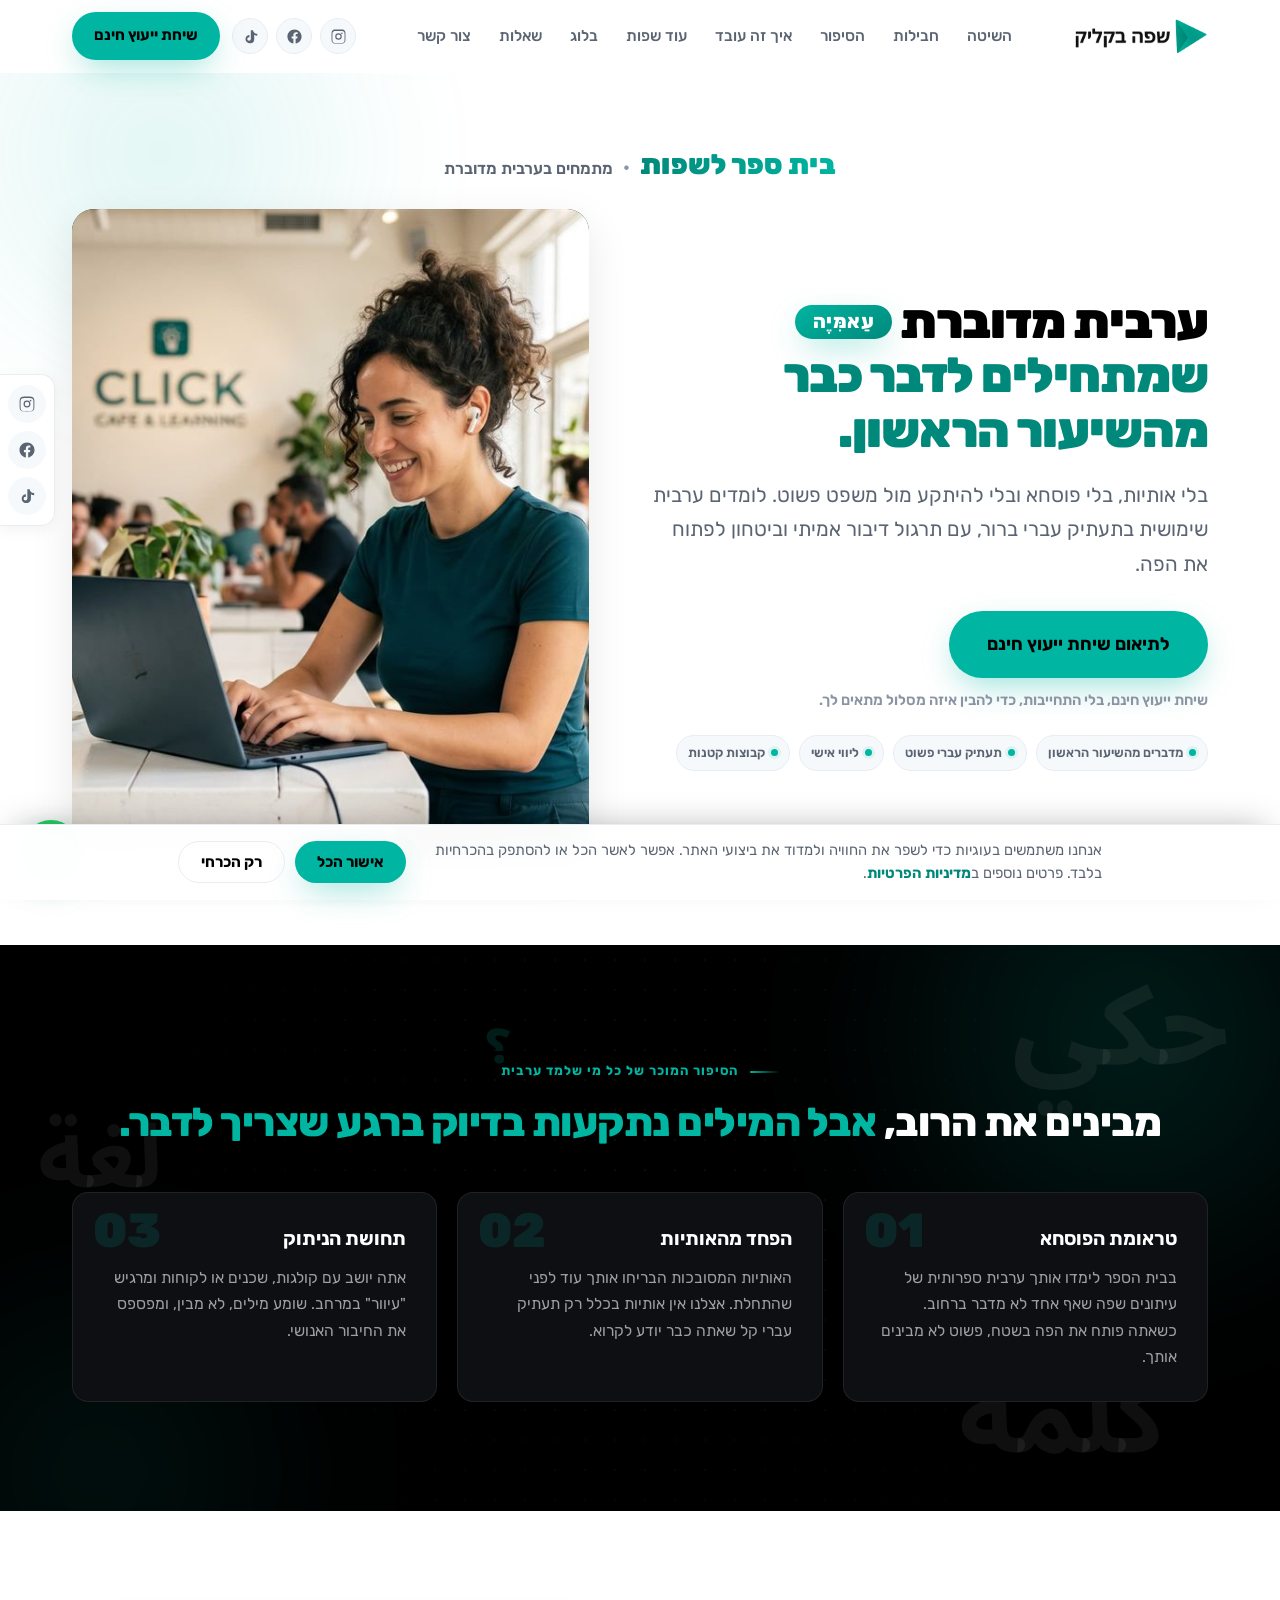
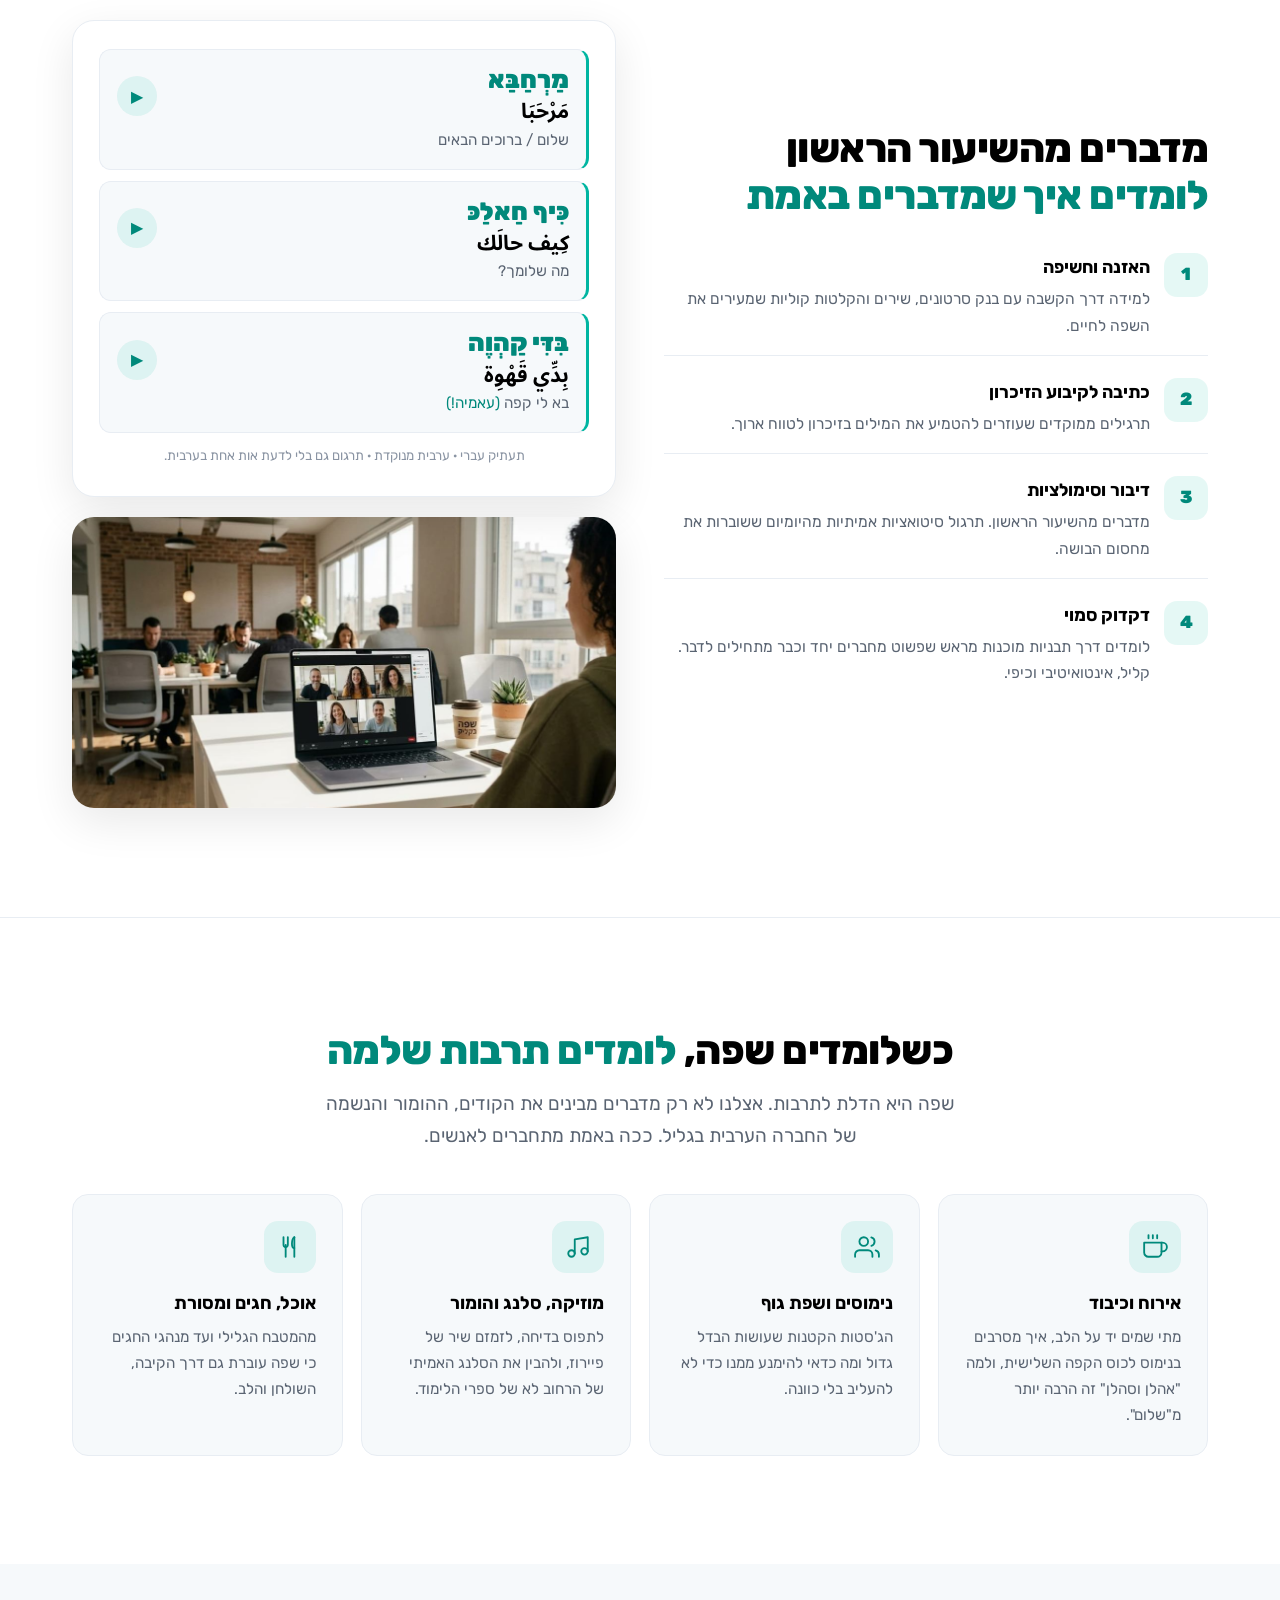
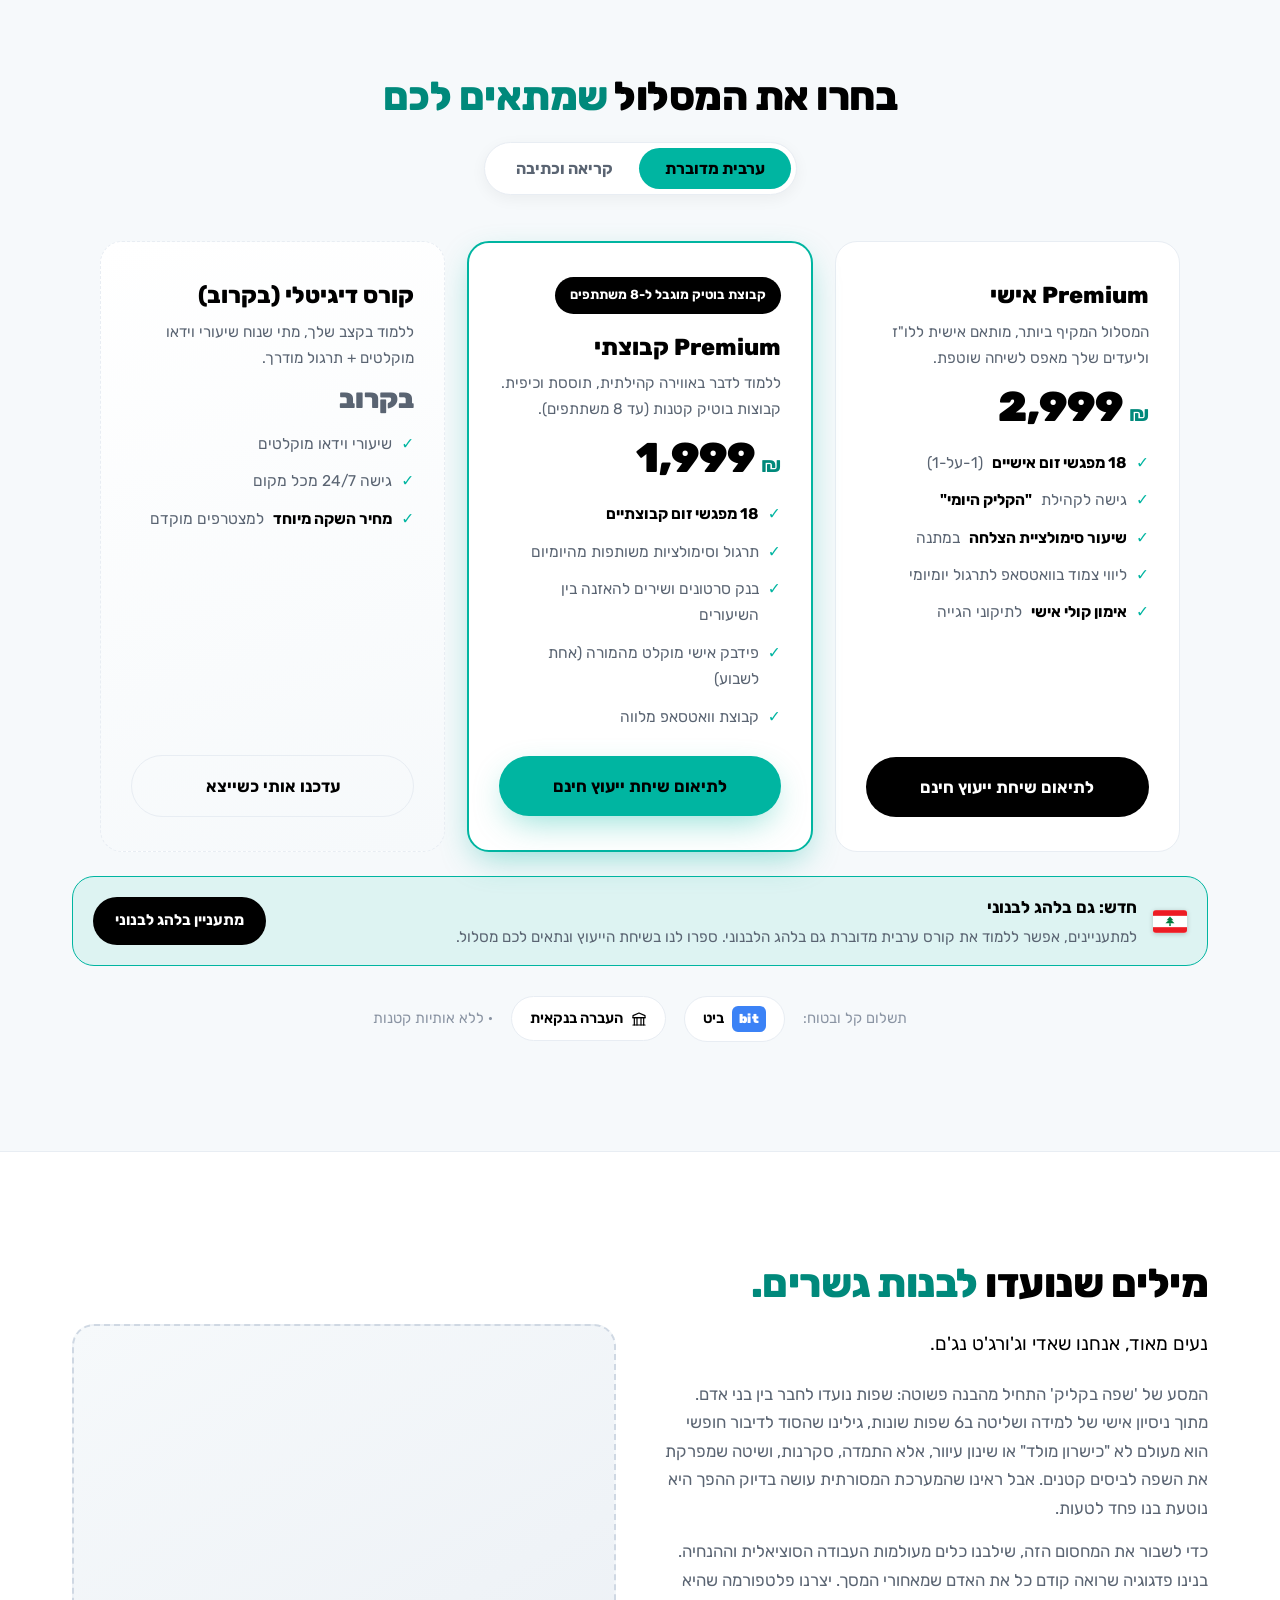
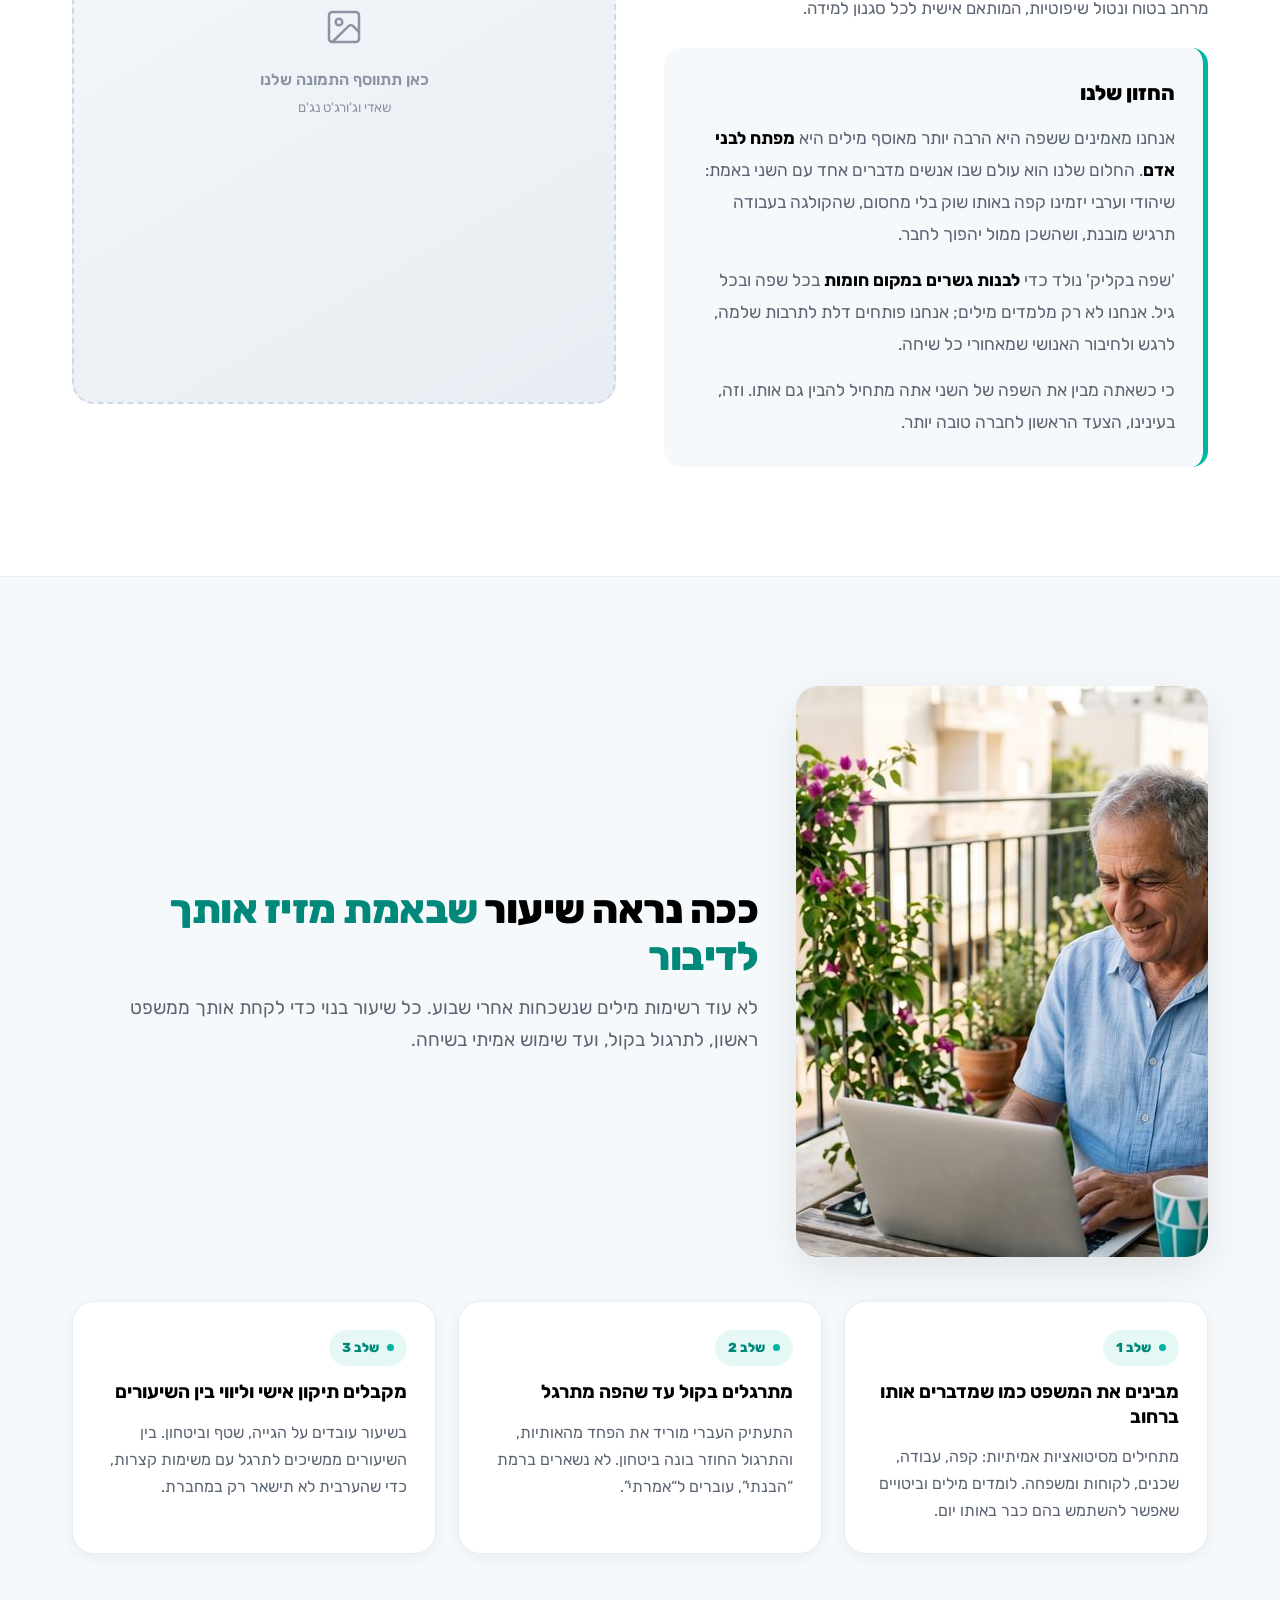
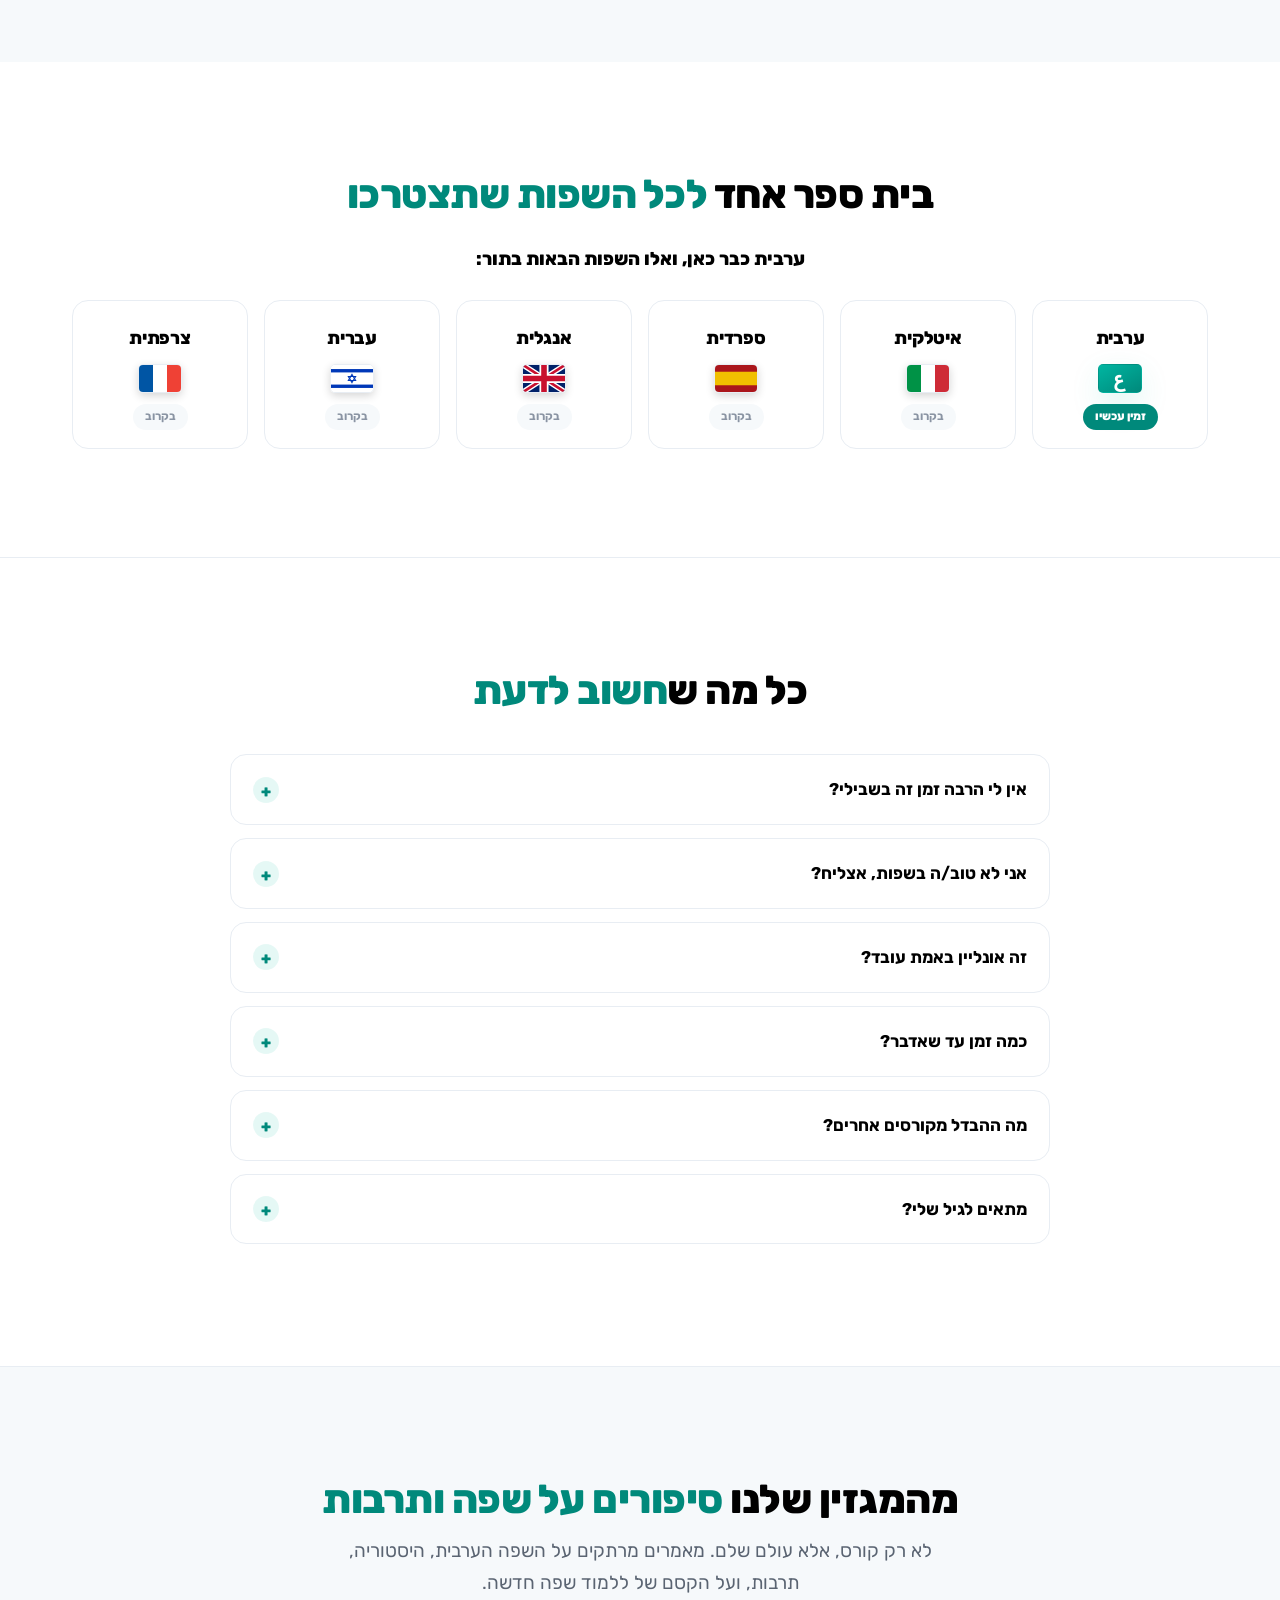
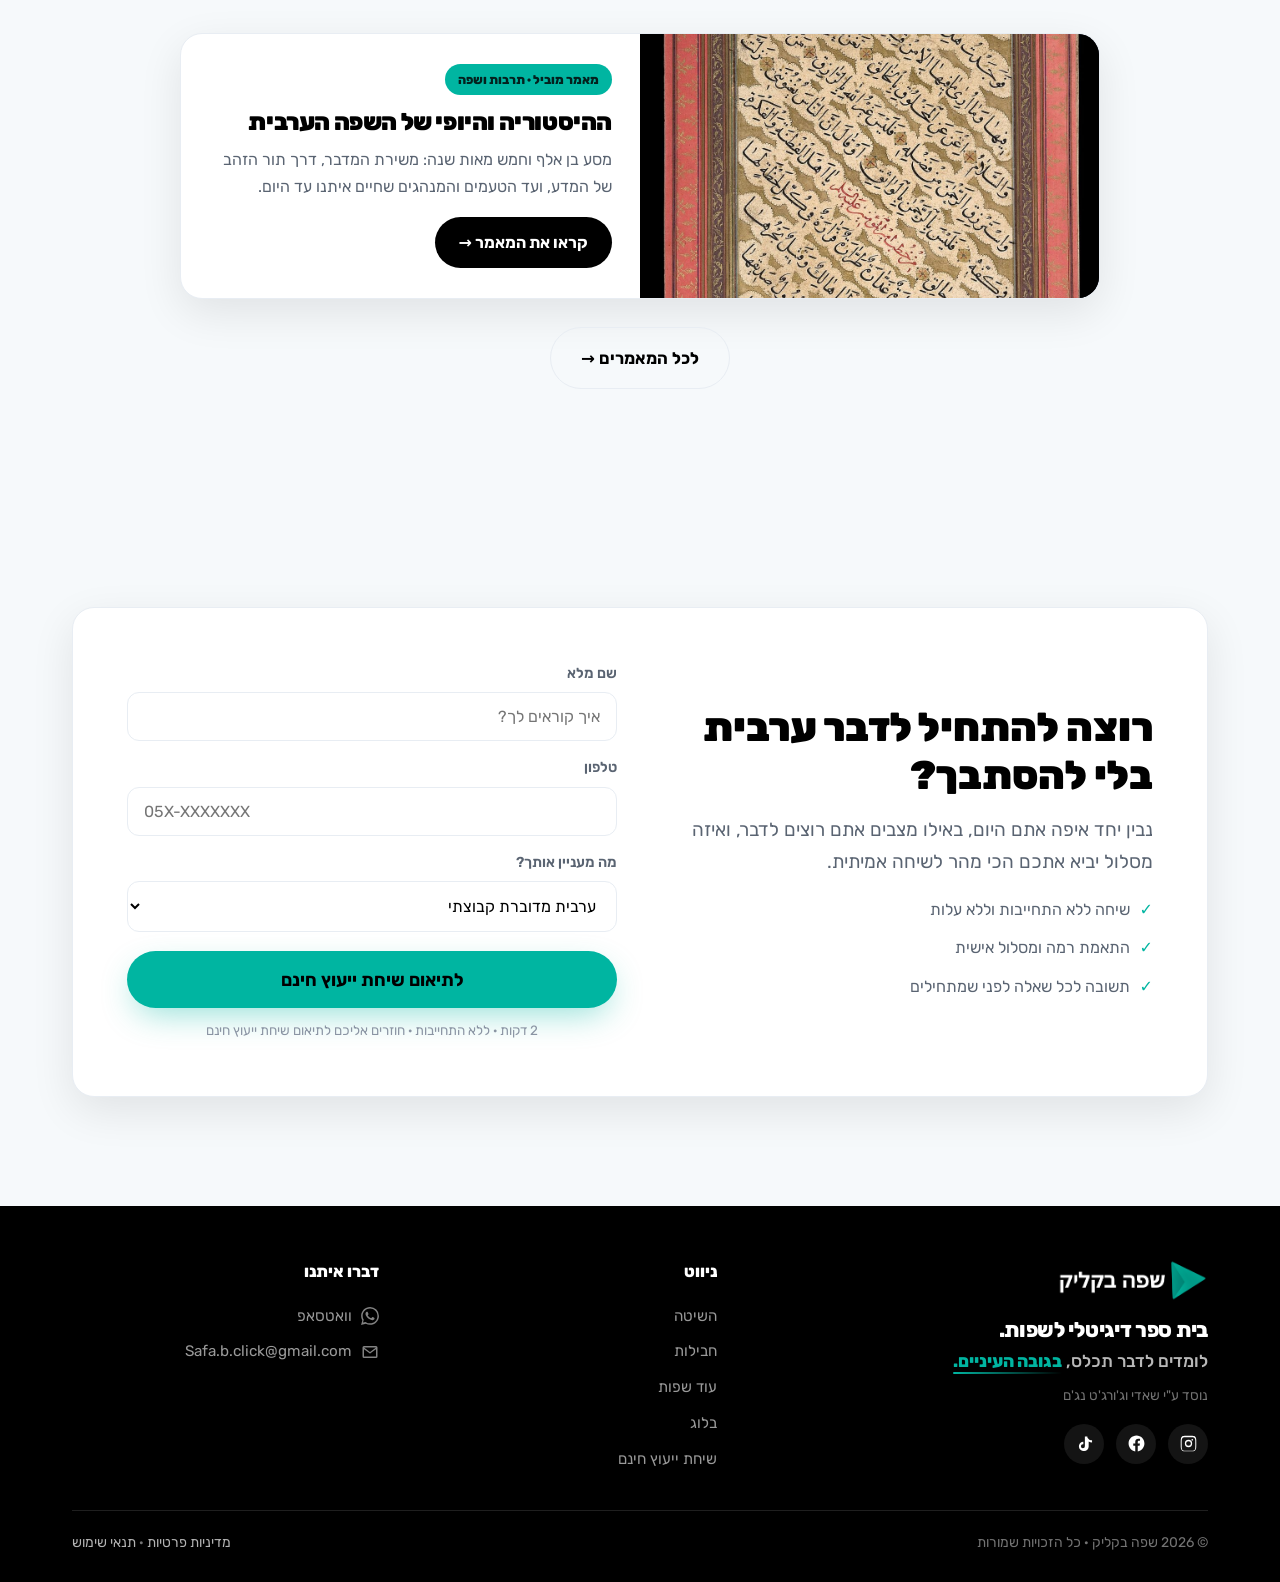
<file: index.html>
<!DOCTYPE html>
<html lang="he" dir="rtl"><head>
<meta charset="UTF-8">
<meta name="viewport" content="width=device-width, initial-scale=1.0">

<!-- ===== SEO ===== -->
<title>שפה בקליק | ערבית מדוברת לשבור את מחסום הדיבור</title>
<meta name="description" content="לומדים לדבר ערבית מדוברת תכלס מהשיעור הראשון. ללא אותיות בערבית הכל בתעתיק עברי קל ואינטואיטיבי. ערבית מדוברת (עאמיה), שיעורי זום קבוצתיים ופרטיים. בית ספר שפה בקליק. שיחת ייעוץ חינם.">
<meta name="theme-color" content="#ffffff">
<link rel="canonical" href="https://shadinajem1988-maker.github.io/shafa-bclick-landing/">
<link rel="icon" type="image/png" href="assets/favicon.png">
<link rel="apple-touch-icon" href="assets/favicon.png">
<link rel="preload" as="image" href="assets/hero-cafe.jpg" fetchpriority="high">
<meta property="og:url" content="https://shadinajem1988-maker.github.io/shafa-bclick-landing/">
<meta property="og:title" content="שפה בקליק ערבית מדוברת שמדברים, לא רק לומדים">
<meta property="og:description" content="לדבר ערבית בחופשיות ובביטחון, בלי פוסחא ובלי אותיות מסובכות. קבעו שיחת ייעוץ חינם.">
<meta property="og:image" content="https://shadinajem1988-maker.github.io/shafa-bclick-landing/assets/og-image.png">
<meta property="og:image:width" content="2400">
<meta property="og:image:height" content="1260">
<meta property="og:type" content="website">
<meta property="og:locale" content="he_IL">
<meta name="twitter:card" content="summary_large_image">
<meta name="twitter:title" content="שפה בקליק ערבית מדוברת שמדברים, לא רק לומדים">
<meta name="twitter:description" content="שיעורי ערבית מדוברת עם תעתיק עברי, תרגול דיבור אמיתי ושיחת ייעוץ חינם.">
<meta name="twitter:image" content="https://shadinajem1988-maker.github.io/shafa-bclick-landing/assets/og-image.png">

<!-- ============================================================
     ⚙️ מעקב ונגישות מלא כאן 3 מזהים בלבד ↓ (השאר אוטומטי)
     הדבק את ה-ID שקיבלת מכל פלטפורמה. מה שנשאר ריק פשוט לא נטען.
     · GA4   get=Google Analytics  → מזהה בפורמט G-XXXXXXXXXX
     · META  get=Meta Events Manager → Pixel ID (מספר)
     · CLARITY get=Microsoft Clarity → מזהה פרויקט קצר
     · ACCESSIBILITY=UserWay account id (נגישות חובה בישראל)
     ============================================================ -->
<script>
window.SBK_TRACK = { ga4:"", meta:"", clarity:"", userway:"" };
(function(){
  var T = window.SBK_TRACK;
  window.sbkLoadTracking=function(){if(window.__sbkLoaded)return;window.__sbkLoaded=true;
  // ---- GA4 ----
  if(T.ga4){
    var g=document.createElement('script');g.async=true;
    g.src='https://www.googletagmanager.com/gtag/js?id='+T.ga4;document.head.appendChild(g);
    window.dataLayer=window.dataLayer||[];window.gtag=function(){dataLayer.push(arguments);};
    gtag('js',new Date());gtag('config',T.ga4);
  }
  // ---- Meta Pixel ----
  if(T.meta){
    !function(f,b,e,v,n,t,s){if(f.fbq)return;n=f.fbq=function(){n.callMethod?
    n.callMethod.apply(n,arguments):n.queue.push(arguments)};if(!f._fbq)f._fbq=n;
    n.push=n;n.loaded=!0;n.version='2.0';n.queue=[];t=b.createElement(e);t.async=!0;
    t.src=v;s=b.getElementsByTagName(e)[0];s.parentNode.insertBefore(t,s)}
    (window,document,'script','https://connect.facebook.net/en_US/fbevents.js');
    fbq('init',T.meta);fbq('track','PageView');
  }
  // ---- Microsoft Clarity ----
  if(T.clarity){
    (function(c,l,a,r,i,t,y){c[a]=c[a]||function(){(c[a].q=c[a].q||[]).push(arguments)};
    t=l.createElement(r);t.async=1;t.src='https://www.clarity.ms/tag/'+i;
    y=l.getElementsByTagName(r)[0];y.parentNode.insertBefore(t,y)})(window,document,'clarity','script',T.clarity);
  }
  }; /* analytics/marketing load only after consent */
  // ---- UserWay (נגישות) ----
  if(T.userway){
    var u=document.createElement('script');u.async=true;
    u.src='https://cdn.userway.org/widget.js';u.setAttribute('data-account',T.userway);
    document.head.appendChild(u);
  }
  // ---- שולח אירוע המרה לכל הפלטפורמות בבת אחת ----
  window.sbkTrack=function(name,params){
    try{ if(window.gtag) gtag('event',name,params||{}); }catch(e){}
    try{ if(window.fbq)  fbq('trackCustom',name,params||{}); }catch(e){}
  };
  try{ if(localStorage.getItem('sbk_consent')==='granted') window.sbkLoadTracking(); }catch(e){}
})();
</script>

<!-- ===== Fonts (Sans-serif בלבד Rubik / Heebo / Noto Sans Arabic) ===== -->
<link rel="preconnect" href="https://fonts.googleapis.com">
<link rel="preconnect" href="https://fonts.gstatic.com" crossorigin="">
<link href="https://fonts.googleapis.com/css2?family=Rubik:wght@400;500;600;700;800;900&amp;family=Heebo:wght@400;500;700;800&amp;family=Noto+Sans+Arabic:wght@500;700&amp;display=swap" rel="stylesheet">

<style>
/* ====================================================================
   שפה בקליק דף נחיתה | Hi-Tech Light + Dramatic Black Pain
   לבן #FFF · שחור דרמטי #000 · טורקיז #00B5A1 / כהה #00897B
   פונטים: Rubik / Heebo / Noto Sans Arabic (סאנס-סריף בלבד)
   ==================================================================== */
:root{
  --white:#ffffff; --bg-alt:#f6f9fb; --ink:#000000; --ink-soft:#15181d;
  --gray:#5a6472; --gray-soft:#8a94a3;
  --teal:#00B5A1; --teal-dark:#00897B; --teal-soft:rgba(0,181,161,.1);
  --border:#e8edf3;
  --radius:16px; --radius-lg:22px;
  --shadow:0 4px 15px rgba(0,0,0,.05);
  --shadow-lg:0 14px 44px rgba(0,0,0,.09);
  --shadow-teal:0 12px 34px -8px rgba(0,181,161,.45);
  --maxw:1180px;
  --font:'Rubik','Heebo',system-ui,sans-serif;
  --font-ar:'Noto Sans Arabic',sans-serif;
}
*{margin:0;padding:0;box-sizing:border-box}
html{scroll-behavior:smooth}
body{font-family:var(--font);background:var(--white);color:var(--ink-soft);line-height:1.7;overflow-x:hidden;-webkit-font-smoothing:antialiased}
section{scroll-margin-top:88px}
a{color:inherit;text-decoration:none}
img{max-width:100%;display:block}
.container{max-width:var(--maxw);margin-inline:auto;padding-inline:22px}
.section{padding:clamp(60px,8.5vw,110px) 0}
.center{text-align:center}
.eyebrow{display:inline-flex;align-items:center;gap:8px;font-weight:700;font-size:.84rem;letter-spacing:.4px;color:var(--teal-dark);background:var(--teal-soft);padding:7px 16px;border-radius:50px;margin-bottom:18px}
.eyebrow.on-dark{color:#fff;background:rgba(0,181,161,.18)}
.eyebrow{display:none} /* הוסרו ה-Eyebrows לטובת מראה מינימליסטי */
:focus-visible{outline:3px solid var(--teal);outline-offset:3px;border-radius:6px}
.skip-link{position:absolute;inset-inline-start:16px;top:-60px;z-index:2000;background:var(--teal);color:#000;padding:10px 18px;border-radius:10px;font-weight:700;transition:top .2s}
.skip-link:focus{top:16px}
.hero-media .ph{background:linear-gradient(110deg,rgba(255,255,255,.03) 30%,rgba(255,255,255,.12) 50%,rgba(255,255,255,.03) 70%);background-size:200% 100%;animation:shimmer 1.9s infinite linear}
@keyframes shimmer{to{background-position:-200% 0}}
.eyebrow::before{content:"";width:7px;height:7px;border-radius:50%;background:var(--teal)}
h2.title{font-size:clamp(1.7rem,3.5vw,2.5rem);font-weight:800;line-height:1.18;letter-spacing:-.5px;color:var(--ink)}
.title .hl{color:var(--teal-dark)}
.lead{color:var(--gray);font-size:clamp(1.02rem,1.6vw,1.18rem);max-width:640px}

/* ===== Buttons ===== */
.btn{display:inline-flex;align-items:center;justify-content:center;gap:10px;font-family:inherit;font-weight:700;font-size:1.04rem;cursor:pointer;padding:16px 30px;border-radius:50px;border:none;transition:.22s ease;white-space:nowrap}
.btn-primary{background:var(--teal);color:#000;box-shadow:var(--shadow-teal)}
.btn-primary:hover{background:var(--teal-dark);transform:translateY(-3px)}
.btn-dark{background:var(--ink);color:#fff}
.btn-dark:hover{background:var(--teal-dark);transform:translateY(-3px)}
.btn-outline{background:transparent;color:var(--ink);border:1.5px solid var(--border)}
.btn-outline:hover{border-color:var(--teal);color:var(--teal-dark);transform:translateY(-3px)}
.btn-wa{background:#25D366;color:#04210f}
.btn-wa:hover{background:#1ebe57;transform:translateY(-3px)}
.btn-sm{padding:11px 22px;font-size:.95rem}
.btn-lg{padding:18px 38px;font-size:1.12rem}

/* ===== Header ===== */
header{position:sticky;top:0;z-index:1000;background:rgba(255,255,255,.85);backdrop-filter:blur(14px);border-bottom:1px solid transparent;transition:.3s}
header.scrolled{border-bottom-color:var(--border);box-shadow:0 6px 24px -16px rgba(0,0,0,.25)}
.nav{display:flex;align-items:center;justify-content:space-between;height:72px}
.brand{display:flex;align-items:center;gap:11px}
.brand img{height:38px;width:auto;display:block}
.nav-links{display:flex;gap:28px;align-items:center}
.nav-links a{color:var(--gray);font-weight:500;font-size:.97rem;transition:.2s;position:relative}
.nav-links a:hover{color:var(--ink)}
.nav-links a::after{content:"";position:absolute;bottom:-6px;right:0;width:0;height:2px;background:var(--teal);transition:.25s}
.nav-links a:hover::after{width:100%}
.nav-cta{display:flex;align-items:center;gap:12px}
.burger{display:none;flex-direction:column;gap:5px;background:none;border:none;cursor:pointer;padding:8px}
.burger span{width:26px;height:2.5px;background:var(--ink);border-radius:3px;transition:.3s}

/* ===== Hero ===== */
.hero{position:relative;padding:clamp(40px,6vw,80px) 0 clamp(50px,7vw,90px);overflow:hidden}
.hero-bg{position:absolute;inset:0;z-index:0;pointer-events:none}
.hero-bg::before{content:"";position:absolute;width:560px;height:560px;border-radius:50%;background:radial-gradient(circle,rgba(0,181,161,.12),transparent 70%);top:-200px;left:-120px;filter:blur(40px)}
.hero-grid{position:relative;z-index:1;display:grid;grid-template-columns:1.05fr .95fr;gap:48px;align-items:center}
.hero h1{font-size:clamp(2.05rem,4.4vw,3.05rem);font-weight:900;line-height:1.12;letter-spacing:-1px;color:var(--ink);margin-bottom:20px}
.hero h1 .hl{color:var(--teal-dark)}
.hero-kicker{display:inline-flex;align-items:baseline;gap:10px;margin-bottom:16px}
.hero-kicker::before{content:none}
.hero-kicker .dot{width:10px;height:10px;border-radius:50%;background:var(--teal);box-shadow:0 0 12px 1px var(--teal);flex:none;animation:kickerPulse 2s ease-in-out infinite}
.hero-kicker .sep{color:var(--gray-soft);font-weight:400;font-size:1.3rem}
.hero-kicker .grad{font-weight:900;font-size:clamp(1.35rem,2.4vw,1.75rem);line-height:1.05;letter-spacing:.3px;background:linear-gradient(90deg,var(--teal-dark),var(--teal),var(--teal-dark));background-size:200% auto;-webkit-background-clip:text;background-clip:text;color:transparent;animation:kickerShine 3.5s linear infinite}
.hero-kicker .ksub{font-size:1rem;font-weight:600;color:var(--gray)}
@keyframes kickerShine{to{background-position:200% center}}
@keyframes kickerPulse{0%,100%{box-shadow:0 0 12px 1px var(--teal)}50%{box-shadow:0 0 4px 0 var(--teal)}}
.dialect-chip{display:inline-block;font-size:.4em;font-weight:800;color:#fff;background:linear-gradient(150deg,var(--teal),var(--teal-dark));padding:.32em .9em;border-radius:50px;vertical-align:middle;letter-spacing:.5px;transform:translateY(-.16em);box-shadow:var(--shadow-teal)}
.hero p.sub{font-size:clamp(1.06rem,1.7vw,1.27rem);color:var(--gray);max-width:560px;margin-bottom:30px}
.hero p.sub b{color:var(--ink)}
.hero-cta{display:flex;gap:14px;flex-wrap:wrap;margin-bottom:10px}
.hero-micro{color:var(--gray-soft);font-size:.92rem;font-weight:600;margin-bottom:22px}
.hero-trust{display:flex;gap:9px;flex-wrap:nowrap;align-items:center;color:var(--gray-soft);font-size:.92rem}
.hero-trust .pill{display:inline-flex;align-items:center;gap:6px;background:var(--bg-alt);border:1px solid var(--border);border-radius:50px;padding:6px 11px;color:var(--gray);font-weight:600;font-size:.8rem;white-space:nowrap}
.hero-trust .pill::before{content:"";width:7px;height:7px;border-radius:50%;background:var(--teal);box-shadow:0 0 0 3px var(--teal-soft)}
.hero-trust .stars{color:#f5b50a;letter-spacing:2px}
.hero-trust b{color:var(--ink)}

/* hero video */
.hero-media{position:relative;border-radius:var(--radius-lg);overflow:hidden;box-shadow:var(--shadow-lg);aspect-ratio:4/5;background:linear-gradient(150deg,#0f2b29,#06181f)}
.hero-media video{width:100%;height:100%;object-fit:cover;display:block}
.hero-media .ph{position:absolute;inset:0;display:flex;flex-direction:column;align-items:center;justify-content:center;gap:12px;color:rgba(255,255,255,.85);text-align:center;padding:24px}
.hero-media .ph .ring{width:74px;height:74px;border-radius:50%;border:2px solid rgba(255,255,255,.4);display:grid;place-items:center;font-size:1.8rem}
.hero-media .ph small{color:rgba(255,255,255,.55);font-size:.8rem;max-width:220px}
.hero-media .badge-live{position:absolute;top:14px;right:14px;background:rgba(0,0,0,.5);backdrop-filter:blur(6px);color:#fff;font-size:.78rem;font-weight:600;padding:6px 12px;border-radius:50px;display:flex;align-items:center;gap:7px}
.hero-media .badge-live .d{width:8px;height:8px;border-radius:50%;background:var(--teal);box-shadow:0 0 8px var(--teal)}

/* ===== Pain (dramatic black) ===== */
.pain{background:var(--ink);color:#fff;position:relative;overflow:hidden}
.pain>.container{position:relative;z-index:1}
.pain-bg{position:absolute;inset:0;z-index:0;pointer-events:none;overflow:hidden}
.pain-bg .glow{position:absolute;border-radius:50%;filter:blur(60px)}
.pain-bg .g1{width:620px;height:620px;background:radial-gradient(circle,rgba(0,181,161,.18),transparent 70%);top:-220px;right:-160px}
.pain-bg .g2{width:520px;height:520px;background:radial-gradient(circle,rgba(0,181,161,.10),transparent 70%);bottom:-220px;left:-160px}
.pain-bg::before{content:"";position:absolute;inset:0;background-image:radial-gradient(rgba(255,255,255,.05) 1px,transparent 1px);background-size:30px 30px;-webkit-mask:radial-gradient(circle at 50% 38%,#000,transparent 78%);mask:radial-gradient(circle at 50% 38%,#000,transparent 78%)}
.pain-bg .w{position:absolute;font-family:var(--font-ar);color:rgba(255,255,255,.06);font-weight:700;line-height:1;white-space:nowrap;user-select:none;animation:painDrift 9s ease-in-out infinite}
.pain-bg .w:nth-of-type(2){animation-duration:11s;animation-delay:-2s}
.pain-bg .w:nth-of-type(3){animation-duration:8s;animation-delay:-4s}
.pain-bg .w:nth-of-type(4){animation-duration:12.5s;animation-delay:-1s}
.pain-bg .w:nth-of-type(5){animation-duration:10s;animation-delay:-3s}
.pain-bg .bub{position:absolute;fill:none;stroke:rgba(0,181,161,.18);stroke-width:1.5;animation:painDrift 13s ease-in-out infinite}
.pain-bg .bub:last-of-type{animation-duration:15s;animation-delay:-5s}
@keyframes painDrift{0%,100%{transform:translateY(0)}50%{transform:translateY(-16px)}}
@media(max-width:680px){.pain-bg .w,.pain-bg .bub{display:none}}
.pain h2.title{color:#fff}
.pain .title .hl{color:var(--teal)}
.pain .lead{color:rgba(255,255,255,.62)}
.bento{display:grid;grid-template-columns:repeat(3,1fr);gap:20px;margin-top:46px}
.bento .b{position:relative;overflow:hidden;background:#0d0f12;border:1px solid rgba(255,255,255,.08);border-radius:var(--radius);padding:30px;transition:.28s}
.bento .b::after{content:"";position:absolute;top:0;right:0;left:0;height:3px;background:linear-gradient(90deg,var(--teal),transparent);transform:scaleX(0);transform-origin:right;transition:.32s}
.bento .b:hover::after{transform:scaleX(1)}
.bento .b-num{position:absolute;top:14px;left:20px;font-size:3rem;font-weight:900;color:rgba(0,181,161,.14);line-height:1;pointer-events:none}
.bento .b-ico{position:relative;width:52px;height:52px;border-radius:14px;background:rgba(0,181,161,.14);display:grid;place-items:center;margin-bottom:18px;transition:.28s}
.bento .b:hover .b-ico{background:var(--teal)}
.bento .b-ico svg{width:26px;height:26px;fill:none;stroke:var(--teal);stroke-width:1.7;stroke-linecap:round;stroke-linejoin:round;transition:.28s}
.bento .b:hover .b-ico svg{stroke:#000}
.pain-tag{display:inline-flex;align-items:center;gap:12px;font-weight:700;font-size:.82rem;letter-spacing:1px;color:var(--teal);background:none;border:none;padding:0;margin-bottom:16px}
.pain-tag::before{content:"";width:30px;height:2px;border-radius:2px;background:linear-gradient(90deg,var(--teal),transparent)}
.bento .b:hover{transform:translateY(-6px);border-color:rgba(0,181,161,.45);box-shadow:0 26px 52px -26px rgba(0,181,161,.55)}
.bento .b .ico{width:54px;height:54px;border-radius:14px;background:rgba(0,181,161,.14);display:grid;place-items:center;font-size:1.55rem;margin-bottom:16px}
.bento .b h3{font-size:1.2rem;font-weight:700;margin-bottom:9px;color:#fff}
.bento .b p{color:rgba(255,255,255,.6);font-size:.98rem}
.bento .b.tall{grid-row:span 1}

/* ===== Solution + Trinity ===== */
.sol-grid{display:grid;grid-template-columns:1fr 1fr;gap:48px;align-items:center}
.method-list{display:flex;flex-direction:column;gap:6px;margin-top:8px}
.m-item{display:flex;gap:14px;align-items:flex-start;padding:16px 0;border-bottom:1px solid var(--border)}
.m-item:last-child{border-bottom:none}
.m-item .n{flex:none;width:44px;height:44px;border-radius:13px;background:var(--teal-soft);color:var(--teal-dark);font-weight:900;display:grid;place-items:center;font-size:1.1rem}
.m-item h4{font-size:1.1rem;font-weight:700;margin-bottom:3px;color:var(--ink)}
.m-item p{color:var(--gray);font-size:.97rem}
/* floating trinity card */
.trinity-card{background:#fff;border:1px solid var(--border);border-radius:var(--radius-lg);padding:28px 26px;box-shadow:var(--shadow-lg);position:relative}
.trinity-card .tc-head{display:flex;align-items:center;justify-content:space-between;margin-bottom:18px;color:var(--gray-soft);font-size:.85rem;font-weight:600}
.trinity-card .tc-head .dot{width:8px;height:8px;border-radius:50%;background:var(--teal);display:inline-block;margin-left:6px}
.trinity{background:var(--bg-alt);border:1px solid var(--border);border-right:3px solid var(--teal);border-radius:12px;padding:15px 17px;margin-bottom:11px;transition:.2s}
.trinity:hover{background:#fff;box-shadow:var(--shadow);transform:translateX(-4px)}
.trinity .row1{display:flex;align-items:center;justify-content:space-between;gap:12px}
.trinity .ar{font-family:var(--font-ar);font-size:1.3rem;font-weight:700;color:var(--ink);direction:rtl;line-height:1.5}
.trinity .translit{color:var(--teal-dark);font-weight:900;font-size:1.55rem;line-height:1.2;margin-bottom:2px}
.trinity .he{color:var(--gray);font-size:.95rem}
.play{flex:none;width:40px;height:40px;border-radius:50%;border:none;background:var(--teal-soft);color:var(--teal-dark);cursor:pointer;display:grid;place-items:center;transition:.2s;font-size:1rem}
.play:hover{background:var(--teal);color:#000;transform:scale(1.08)}
.play.speaking{animation:pulse 1s infinite}
@keyframes pulse{0%,100%{box-shadow:0 0 0 0 rgba(0,181,161,.5)}50%{box-shadow:0 0 0 8px rgba(0,181,161,0)}}
.trinity-note{color:var(--gray-soft);font-size:.83rem;text-align:center;margin-top:12px}

/* ===== Pricing ===== */
.pricing{background:var(--bg-alt)}
.toggle{display:inline-flex;background:#fff;border:1px solid var(--border);border-radius:50px;padding:5px;margin:22px auto 0;box-shadow:var(--shadow)}
.toggle button{border:none;background:none;font-family:inherit;font-weight:700;font-size:1rem;padding:11px 26px;border-radius:50px;cursor:pointer;color:var(--gray);transition:.2s}
.toggle button.active{background:var(--teal);color:#000}
.zone{display:none;margin-top:46px}
.zone.active{display:block;animation:fade .4s ease}
@keyframes fade{from{opacity:0;transform:translateY(10px)}to{opacity:1;transform:none}}
.plans{display:grid;grid-template-columns:repeat(3,1fr);gap:22px;max-width:1080px;margin-inline:auto;align-items:stretch}
.plan{background:#fff;border:1px solid var(--border);border-radius:var(--radius-lg);padding:34px 30px;display:flex;flex-direction:column;position:relative;transition:.28s}
.plan:hover{box-shadow:var(--shadow-lg);transform:translateY(-5px)}
.plan.featured{border:2px solid var(--teal);box-shadow:var(--shadow-teal);transform:scale(1.03)}
.plan.featured:hover{transform:scale(1.03) translateY(-5px)}
.plan .urg{display:inline-block;align-self:flex-start;background:var(--ink);color:#fff;font-weight:700;font-size:.82rem;padding:7px 15px;border-radius:50px;margin-bottom:14px}
.plan h3{font-size:1.45rem;font-weight:800;color:var(--ink)}
.plan .ptag{color:var(--gray);font-size:.95rem;min-height:44px;margin-top:4px}
.plan .price{display:flex;align-items:baseline;gap:6px;margin:14px 0 18px}
.plan .price .cur{font-size:1.3rem;font-weight:700;color:var(--teal-dark)}
.plan .price .now{font-size:2.6rem;font-weight:900;color:var(--ink);line-height:1}
.plan ul{list-style:none;display:flex;flex-direction:column;gap:11px;margin-bottom:26px;flex:1}
.plan li{display:flex;gap:9px;align-items:flex-start;color:var(--gray);font-size:.97rem}
.plan li::before{content:"✓";color:var(--teal);font-weight:900;flex:none}
.plan li b{color:var(--ink)}
.plan .btn{width:100%}
.pay-row{display:flex;align-items:center;justify-content:center;gap:18px;flex-wrap:wrap;margin-top:30px;color:var(--gray-soft);font-size:.92rem}
.pay-chip{display:inline-flex;align-items:center;gap:8px;background:#fff;border:1px solid var(--border);border-radius:50px;padding:9px 18px;font-weight:600;color:var(--ink)}
.pay-chip .bit{color:#fff;background:#3b82f6;font-weight:900;border-radius:6px;padding:2px 7px;font-size:.8rem;letter-spacing:.3px}

/* ===== Ecosystem ===== */
.eco-grid{display:grid;grid-template-columns:repeat(3,1fr);gap:20px;margin-top:42px}
.eco{background:#fff;border:1px solid var(--border);border-radius:var(--radius);padding:28px;transition:.26s}
.eco:hover{transform:translateY(-6px);box-shadow:var(--shadow-lg);border-color:var(--teal)}
.eco .e{font-size:1.9rem;margin-bottom:12px}
.eco h4{font-size:1.16rem;font-weight:700;margin-bottom:7px}
.eco p{color:var(--gray);font-size:.95rem}
.eco .soon{display:inline-block;margin-top:12px;font-size:.78rem;font-weight:700;color:var(--teal-dark);background:var(--teal-soft);padding:4px 12px;border-radius:50px}
/* languages strip */
.soon-title{margin-top:26px;font-size:1.15rem;font-weight:800;color:var(--ink)}
.lang-grid{display:grid;grid-template-columns:repeat(6,1fr);gap:16px;margin-top:24px}
.dialect-note{display:flex;align-items:center;gap:16px;margin-top:24px;padding:16px 20px;background:var(--teal-soft);border:1px solid var(--teal);border-radius:var(--radius-lg)}
.dialect-note .dn-flag{flex:none;display:block;border-radius:3px;box-shadow:0 1px 5px rgba(0,0,0,.2);cursor:pointer;transition:transform .18s ease}
.dialect-note .dn-flag:hover{transform:scale(1.16) rotate(-2deg)}
.dialect-note .dn-txt{display:flex;flex-direction:column;gap:3px;flex:1}
.dialect-note .dn-txt b{color:var(--ink);font-size:1.05rem}
.dialect-note .dn-txt span{color:var(--gray);font-size:.95rem;line-height:1.6}
.dialect-note .btn{flex:none;white-space:nowrap}
@media(max-width:680px){.dialect-note{flex-direction:column;text-align:center}.dialect-note .btn{width:100%}}
.lang{background:#fff;border:1px solid var(--border);border-radius:var(--radius);padding:22px 14px 18px;text-align:center;transition:.26s;display:flex;flex-direction:column;align-items:center;gap:11px}
.lang:hover{transform:translateY(-6px);box-shadow:var(--shadow-lg);border-color:var(--teal)}
.lang .mono{width:42px;height:42px;border-radius:50%;background:var(--bg-alt);border:1px solid var(--border);display:grid;place-items:center;font-weight:800;font-size:1.1rem;color:var(--teal-dark);letter-spacing:.5px;transition:.26s}
.lang:hover .mono{background:var(--teal-soft);border-color:transparent}
.lang .flag{width:44px;height:29px;border-radius:5px;overflow:hidden;box-shadow:0 3px 9px rgba(0,0,0,.16);border:1px solid var(--border);transition:.26s}
.lang:hover .flag{transform:scale(1.1);box-shadow:0 6px 14px rgba(0,0,0,.2)}
.lang .flag svg{width:100%;height:100%;display:block}
.lang .flag-ar{background:linear-gradient(150deg,#00B5A1,#00897B);border-color:transparent;box-shadow:var(--shadow-teal)}
.lang .tag.tag-live{color:#fff;background:var(--teal-dark);font-weight:800}
.lang b{order:-1;font-size:1.12rem;font-weight:800;color:var(--ink);letter-spacing:-.2px}
.lang .tag{font-size:.72rem;font-weight:700;color:var(--gray-soft);background:var(--bg-alt);padding:3px 12px;border-radius:50px}
.lang.live{background:linear-gradient(165deg,var(--teal),var(--teal-dark));border-color:transparent;box-shadow:var(--shadow-teal)}
.lang.live b{color:#fff}
.lang.live .tag{color:#fff;background:rgba(255,255,255,.22)}
.lang.live .mono{background:rgba(255,255,255,.22);border-color:transparent;color:#fff;font-family:var(--font-ar);font-size:1.5rem}
.lang.live:hover{border-color:transparent}
.lang.live:hover .mono{background:rgba(255,255,255,.32)}
/* header social */
.nav-social{display:flex;gap:8px;align-items:center}
.nav-social a{display:grid;place-items:center;width:36px;height:36px;border-radius:50%;background:var(--bg-alt);border:1px solid var(--border);transition:.22s}
.nav-social a:hover{background:var(--teal);transform:translateY(-3px) rotate(-6deg)}
.nav-social a:hover svg{fill:#000}
.nav-social svg{width:17px;height:17px;fill:var(--gray);transition:.2s}
/* social inside mobile menu */
.menu-social{display:none;gap:16px;justify-content:center;width:100%;padding-top:16px;margin-top:6px;border-top:1px solid var(--border)}
.menu-social a{display:grid;place-items:center;width:44px;height:44px;border-radius:50%;background:var(--bg-alt);transition:.2s}
.menu-social a:hover{background:var(--teal)}
.menu-social a:hover svg{fill:#000}
.menu-social svg{width:20px;height:20px;fill:var(--gray);transition:.2s}
/* floating social bar */
.social-float{position:fixed;top:50%;transform:translateY(-50%);left:0;z-index:1400;display:flex;flex-direction:column;gap:8px;background:rgba(255,255,255,.9);backdrop-filter:blur(10px);border:1px solid var(--border);border-left:none;border-radius:0 14px 14px 0;padding:10px 8px;box-shadow:var(--shadow)}
.social-float a{display:grid;place-items:center;width:38px;height:38px;border-radius:50%;background:var(--bg-alt);transition:.22s}
.social-float a:hover{background:var(--teal);transform:scale(1.12)}
.social-float a:hover svg{fill:#000}
.social-float svg{width:18px;height:18px;fill:var(--gray);transition:.2s}
/* VOD "coming soon" plan */
.plan.soon{border-style:dashed;background:linear-gradient(165deg,#fff,var(--bg-alt))}
.plan.soon .now{font-size:1.7rem;color:var(--gray)}
.plan.soon h3{color:var(--ink)}
/* testimonials */
.tcards{display:grid;grid-template-columns:repeat(3,1fr);gap:22px;margin-top:44px}
.t{background:#fff;border:1px solid var(--border);border-radius:var(--radius-lg);padding:28px;display:flex;flex-direction:column;gap:14px;box-shadow:var(--shadow);transition:.26s}
.t:hover{transform:translateY(-6px);box-shadow:var(--shadow-lg)}
.t .stars{color:#f5b50a;letter-spacing:2px;font-size:1rem}
.t p{color:var(--ink-soft);font-size:1rem;flex:1;line-height:1.7}
.t .who{display:flex;align-items:center;gap:12px;margin-top:4px}
.t .av{width:46px;height:46px;border-radius:50%;background:linear-gradient(135deg,var(--teal),var(--teal-dark));display:grid;place-items:center;font-weight:900;color:#fff;flex:none}
.t .who b{display:block;font-size:.98rem;color:var(--ink)}
.t .who span{color:var(--gray-soft);font-size:.85rem}
.proof-tag{align-self:flex-start;display:inline-flex;align-items:center;gap:8px;color:var(--teal-dark);background:var(--teal-soft);border-radius:50px;padding:7px 13px;font-size:.82rem;font-weight:800}
.proof-tag::before{content:"";width:7px;height:7px;border-radius:50%;background:var(--teal)}
.t.proof h3{font-size:1.18rem;color:var(--ink);line-height:1.3}
.t.proof p{color:var(--gray)}
/* culture */
.cult-grid{display:grid;grid-template-columns:repeat(4,1fr);gap:18px;margin-top:42px}
.cult{background:var(--bg-alt);border:1px solid var(--border);border-radius:var(--radius);padding:26px;transition:.26s}
.cult:hover{transform:translateY(-6px);box-shadow:var(--shadow-lg);border-color:var(--teal);background:#fff}
.cult .ico{width:52px;height:52px;border-radius:14px;background:var(--teal-soft);display:grid;place-items:center;margin-bottom:15px;transition:.26s}
.cult:hover .ico{background:var(--teal)}
.cult .ico svg{width:26px;height:26px;fill:none;stroke:var(--teal-dark);stroke-width:1.7;stroke-linecap:round;stroke-linejoin:round;transition:.26s}
.cult:hover .ico svg{stroke:#fff}
.cult h4{font-size:1.12rem;font-weight:700;margin-bottom:7px;color:var(--ink)}
.cult p{color:var(--gray);font-size:.95rem}
/* ===== Trust / Security ===== */
.trust-grid{display:grid;grid-template-columns:repeat(3,1fr);gap:20px;margin-top:42px}
.trust-card{background:#fff;border:1px solid var(--border);border-radius:var(--radius);padding:30px;transition:.26s}
.trust-card:hover{transform:translateY(-6px);box-shadow:var(--shadow-lg);border-color:var(--teal)}
.trust-card .ico{width:54px;height:54px;border-radius:14px;background:var(--teal-soft);display:grid;place-items:center;margin-bottom:16px;transition:.26s}
.trust-card:hover .ico{background:var(--teal)}
.trust-card .ico svg{width:28px;height:28px;fill:none;stroke:var(--teal-dark);stroke-width:1.7;stroke-linecap:round;stroke-linejoin:round;transition:.26s}
.trust-card:hover .ico svg{stroke:#fff}
.trust-card h4{font-size:1.2rem;font-weight:800;margin-bottom:9px;color:var(--ink)}
.trust-card p{color:var(--gray);font-size:.97rem;line-height:1.7}
@media(max-width:880px){.trust-grid{grid-template-columns:1fr}}
.trust-strip{display:flex;flex-wrap:wrap;justify-content:center;gap:14px 26px;margin-top:34px}
.trust-strip .ts{display:inline-flex;align-items:center;gap:8px;color:var(--gray);font-size:.95rem;font-weight:600}
.trust-strip .ts svg{width:18px;height:18px;fill:none;stroke:var(--teal-dark);stroke-width:1.8;stroke-linecap:round;stroke-linejoin:round;flex:none}
.trust-card .legal-links{margin-top:12px;font-size:.92rem}
.foot-bot .foot-legal a{color:rgba(255,255,255,.7)}
.foot-bot .foot-legal a:hover{color:var(--teal)}
/* FAQ */
.faq{max-width:820px;margin:40px auto 0}
.qa{border:1px solid var(--border);border-radius:var(--radius);margin-bottom:13px;overflow:hidden;background:#fff;transition:.2s}
.qa[open]{border-color:rgba(0,181,161,.4);box-shadow:var(--shadow)}
.qa summary{cursor:pointer;padding:20px 22px;font-weight:700;font-size:1.06rem;color:var(--ink);list-style:none;display:flex;justify-content:space-between;align-items:center;gap:14px}
.qa summary::-webkit-details-marker{display:none}
.qa summary .ic{flex:none;width:26px;height:26px;border-radius:50%;background:var(--teal-soft);color:var(--teal-dark);display:grid;place-items:center;font-weight:900;transition:.25s}
.qa[open] summary .ic{transform:rotate(45deg);background:var(--teal);color:#000}
.qa .ans{padding:0 22px 20px;color:var(--gray);font-size:1rem;line-height:1.7}
/* VOD capture */
.vod{margin-top:42px;background:linear-gradient(135deg,var(--ink),#16181d);border-radius:var(--radius-lg);padding:clamp(28px,4vw,46px);color:#fff;display:grid;grid-template-columns:1.3fr 1fr;gap:32px;align-items:center}
.vod h3{font-size:clamp(1.4rem,2.4vw,1.9rem);font-weight:800;margin-bottom:10px}
.vod p{color:rgba(255,255,255,.65)}
.vod .mini{display:flex;gap:10px;flex-wrap:wrap}
.vod .mini input{flex:1;min-width:160px;padding:14px 16px;border-radius:12px;border:1px solid rgba(255,255,255,.18);background:rgba(255,255,255,.07);color:#fff;font-family:inherit;font-size:1rem}
.vod .mini input::placeholder{color:rgba(255,255,255,.5)}
.vod .mini input:focus{outline:none;border-color:var(--teal)}
.vod .ok{display:none;color:var(--teal);font-weight:700;margin-top:6px}
.vod .ok.show{display:block}

/* ===== Final CTA ===== */
.final{background:var(--bg-alt)}
.final-wrap{display:grid;grid-template-columns:1fr 1fr;gap:46px;align-items:center;background:#fff;border:1px solid var(--border);border-radius:var(--radius-lg);padding:clamp(30px,5vw,54px);box-shadow:var(--shadow-lg)}
.final h2{font-size:clamp(1.7rem,3.4vw,2.5rem);font-weight:900;line-height:1.2;color:var(--ink);margin-bottom:14px}
.final ul{list-style:none;display:flex;flex-direction:column;gap:11px;margin-top:18px}
.final ul li{display:flex;gap:10px;color:var(--gray)}
.final ul li::before{content:"✓";color:var(--teal);font-weight:900}
form .field{margin-bottom:15px}
form label{display:block;font-weight:600;font-size:.9rem;margin-bottom:6px;color:var(--gray)}
form input,form select{width:100%;padding:14px 16px;border-radius:12px;border:1px solid var(--border);background:#fff;color:var(--ink);font-family:inherit;font-size:1rem;transition:.2s}
form input:focus,form select:focus{outline:none;border-color:var(--teal);box-shadow:0 0 0 3px var(--teal-soft)}
form .btn{width:100%;margin-top:4px}
.form-note{color:var(--gray-soft);font-size:.84rem;text-align:center;margin-top:11px}
.field-error{display:none;color:#d63031;font-size:.82rem;font-weight:600;margin-top:6px}
.field.invalid .field-error{display:block}
.field.invalid input,.field.invalid select{border-color:#e74c3c;box-shadow:0 0 0 3px rgba(231,76,60,.13)}
.form-success{display:none;text-align:center;padding:26px}
.form-success.show{display:block}
.form-success .v{width:62px;height:62px;border-radius:50%;background:var(--teal);color:#000;display:grid;place-items:center;font-size:2rem;margin:0 auto 14px;font-weight:900}

/* ===== Footer ===== */
footer{background:var(--ink);color:#fff;padding:52px 0 28px}
.foot-grid{display:grid;grid-template-columns:1.5fr 1fr 1fr;gap:30px;margin-bottom:32px}
.foot-grid img{height:44px;margin-bottom:13px}
.foot-grid p{color:rgba(255,255,255,.6);font-size:.95rem;max-width:320px}
.foot-grid h5{font-weight:800;margin-bottom:13px;font-size:1.02rem}
.foot-tag{max-width:340px;margin:6px 0 4px;line-height:1.45}
.foot-tag .ft-1{display:block;font-size:1.32rem;font-weight:800;color:#fff;letter-spacing:-.3px}
.foot-tag .ft-2{display:block;font-size:1.08rem;font-weight:500;color:rgba(255,255,255,.72);margin-top:4px}
.foot-tag .ft-hl{color:var(--teal);font-weight:800;position:relative;white-space:nowrap}
.foot-tag .ft-hl::after{content:"";position:absolute;right:0;left:0;bottom:-3px;height:2px;background:linear-gradient(90deg,var(--teal),transparent);border-radius:2px}
.foot-grid a{display:block;color:rgba(255,255,255,.6);padding:5px 0;font-size:.95rem;transition:.2s}
.foot-grid a:hover{color:var(--teal)}
.foot-grid a.contact-link{display:flex;align-items:center;gap:9px}
.foot-grid a.contact-link svg{flex:none;width:18px;height:18px;fill:currentColor;opacity:.85;transition:.2s}
.foot-grid a.contact-link:hover svg{opacity:1}
.foot-grid .founders{color:rgba(255,255,255,.45);font-size:.85rem;margin-top:10px}
.socials{display:flex;gap:12px;margin-top:16px}
.socials a{display:grid;place-items:center;width:40px;height:40px;padding:0;border-radius:50%;background:rgba(255,255,255,.08);transition:.22s}
.socials a:hover{background:var(--teal);transform:translateY(-3px)}
.socials svg{width:19px;height:19px;fill:#fff}
.foot-bot{border-top:1px solid rgba(255,255,255,.12);padding-top:20px;display:flex;justify-content:space-between;gap:14px;flex-wrap:wrap;color:rgba(255,255,255,.45);font-size:.87rem}

/* ===== Floating WhatsApp ===== */
.wa-float{position:fixed;bottom:22px;left:22px;z-index:1500;width:58px;height:58px;border-radius:50%;background:#25D366;display:grid;place-items:center;box-shadow:0 12px 30px -8px rgba(37,211,102,.6);transition:.25s;animation:floaty 3s ease-in-out infinite}
.wa-float:hover{transform:scale(1.1)}
.wa-float svg{width:31px;height:31px;fill:#fff}
@keyframes floaty{0%,100%{transform:translateY(0)}50%{transform:translateY(-7px)}}
/* ===== Cookie consent ===== */
.cookie-banner{position:fixed;bottom:0;left:0;right:0;z-index:1600;display:none;align-items:center;gap:16px;flex-wrap:wrap;justify-content:center;background:rgba(255,255,255,.98);backdrop-filter:blur(12px);border-top:1px solid var(--border);box-shadow:0 -10px 34px -16px rgba(0,0,0,.35);padding:14px 22px;padding-bottom:calc(14px + env(safe-area-inset-bottom))}
.cookie-banner.show{display:flex}
.cookie-banner p{color:var(--gray);font-size:.92rem;max-width:680px;margin:0;line-height:1.6}
.cookie-banner p a{color:var(--teal-dark);font-weight:700}
.cb-actions{display:flex;gap:10px;flex:none}
@media(max-width:680px){.cookie-banner{flex-direction:column;text-align:center;gap:11px}.cb-actions{width:100%}.cb-actions .btn{flex:1}}

/* ===== Sticky Mobile CTA (CRO נייד) ===== */
.mobile-cta{display:none}
@media(max-width:680px){
  .mobile-cta{display:flex;gap:10px;position:fixed;bottom:0;left:0;right:0;z-index:1450;background:rgba(255,255,255,.97);backdrop-filter:blur(12px);border-top:1px solid var(--border);padding:10px 14px;padding-bottom:calc(10px + env(safe-area-inset-bottom));box-shadow:0 -8px 26px -14px rgba(0,0,0,.3)}
  .mobile-cta .btn{flex:1;padding:14px 18px}
  .mobile-cta .mcta-wa{flex:none;width:52px;display:grid;place-items:center;background:#25D366;border-radius:50px}
  .mobile-cta .mcta-wa svg{width:24px;height:24px;fill:#fff}
  .wa-float{display:none}        /* בנייד הבר התחתון מחליף את הכפתור הצף */
  body{padding-bottom:74px}      /* שהבר לא יסתיר תוכן בתחתית */
}

/* ===== Reveal ===== */
.reveal{opacity:0;transform:translateY(26px);transition:opacity .6s ease,transform .6s ease}
.reveal.in{opacity:1;transform:none}

/* ===== Responsive ===== */
@media(max-width:980px){
  .hero-grid,.sol-grid,.final-wrap,.vod{grid-template-columns:1fr}
  .hero-media{aspect-ratio:16/10;max-width:520px;margin-inline:auto}
  .bento,.eco-grid,.tcards,.cult-grid{grid-template-columns:1fr 1fr}
  .plans{grid-template-columns:1fr;max-width:440px}
  .lang-grid{grid-template-columns:repeat(3,1fr)}
  .plan.featured{transform:none}.plan.featured:hover{transform:translateY(-5px)}
  .social-float{display:none}
}
@media(max-width:680px){
  .nav-links{display:none}.burger{display:flex}
  .nav-links.open{display:flex;position:absolute;top:72px;right:0;left:0;flex-direction:column;background:#fff;padding:20px;gap:16px;border-bottom:1px solid var(--border);box-shadow:var(--shadow-lg)}
  .nav-cta .btn-sm{display:none}
  .nav-social{display:none}
  .nav-links.open .menu-social{display:flex}
  .bento,.eco-grid,.plans,.foot-grid,.tcards,.cult-grid{grid-template-columns:1fr}
  .lang-grid{grid-template-columns:1fr 1fr}
  .tchead{grid-template-columns:1fr!important;text-align:center}
  .toggle{width:100%;max-width:340px}
  .toggle button{flex:1;padding:11px 12px;font-size:.92rem}
  .hero h1{font-size:2.05rem}.hero-cta .btn{flex:1}
  .hero-trust{flex-wrap:wrap;justify-content:center;gap:8px}
}
/* ===== Mobile carousels (scroll-snap) — החלקה ימינה/שמאלה כמו אפליקציה ===== */
@media(max-width:680px){
  .tcards{display:flex;overflow-x:auto;scroll-snap-type:x mandatory;gap:14px;
    padding:4px 2px 18px;-webkit-overflow-scrolling:touch;scrollbar-width:none;scroll-padding-inline:2px}
  .tcards::-webkit-scrollbar{display:none}
  .tcards>.t{scroll-snap-align:center;flex:0 0 86%;min-width:86%}
  .lang-grid{display:flex;overflow-x:auto;scroll-snap-type:x mandatory;gap:12px;
    padding:4px 2px 18px;-webkit-overflow-scrolling:touch;scrollbar-width:none;scroll-padding-inline:2px}
  .lang-grid::-webkit-scrollbar{display:none}
  .lang-grid>.lang{scroll-snap-align:center;flex:0 0 44%;min-width:44%}
}
/* ===== Small phones (≤480px) — התאמה לטלפונים קטנים ===== */
@media(max-width:480px){
  .container{padding-inline:16px}
  .section{padding:46px 0}
  .hero{padding:24px 0 36px}
  .hero h1{font-size:1.82rem;letter-spacing:-.4px}
  .hero p.sub{font-size:1.05rem;margin-bottom:24px}
  .hero-kicker{flex-wrap:wrap;gap:6px}
  .hero-kicker .grad{font-size:1.32rem}
  .hero-cta{flex-direction:column;gap:11px}
  .hero-cta .btn{flex:none;width:100%}
  .btn{padding:15px 22px;font-size:1rem;white-space:normal}
  .btn-lg{padding:16px 24px;font-size:1.05rem}
  h2.title{font-size:1.6rem;line-height:1.22}
  .lead{font-size:1rem}
  .bento .b,.eco,.cult,.trust-card{padding:24px 20px}
  .bento .b-num{font-size:2.4rem}
  .trinity-card{padding:22px 18px}
  .trinity .translit{font-size:1.4rem}
  .trinity .ar{font-size:1.18rem}
  .plan{padding:28px 22px}
  .plan h3{font-size:1.3rem}
  .plan .price .now{font-size:2.3rem}
  .toggle button{padding:11px 10px;font-size:.9rem}
  .vod{padding:26px 20px}
  .vod .mini input{min-width:0}
  .final-wrap{padding:28px 22px}
  .faq .qa summary{padding:16px 18px;font-size:1rem}
  .qa .ans{padding:0 18px 18px}
  .foot-grid{gap:24px}
  .foot-bot{justify-content:center;text-align:center}
  .lang .mono{width:38px;height:38px;font-size:1rem}
  .mobile-cta .btn{padding:13px 12px;font-size:.95rem}
}
@media(max-width:640px){
  #magazine a[aria-label]{grid-template-columns:1fr!important}
  #magazine a[aria-label]>span:first-child{min-height:190px!important}
}
@media(prefers-reduced-motion:reduce){*{animation:none!important;transition:none!important}.reveal{opacity:1;transform:none}}
</style>
</head>
<body>
<a href="#main-content" class="skip-link">דלג לתוכן הראשי</a>

<!-- ============ HEADER ============ -->
<div id="page">
<header id="header" class="scrolled">
  <div class="container nav">
    <a href="#" class="brand" aria-label="שפה בקליק"><img src="assets/logo-header.png" alt="שפה בקליק הקליק שלך לשפה חדשה"></a>
    <nav class="nav-links" id="navLinks">
      <a href="#solution">השיטה</a>
      <a href="#pricing">חבילות</a>
      <a href="#story">הסיפור</a>
      <a href="#testimonials">איך זה עובד</a>
      <a href="#ecosystem">עוד שפות</a>
      <a href="blog/">בלוג</a>
      <a href="#faq">שאלות</a>
      <a href="#lead">צור קשר</a>
      <div class="menu-social">
        <a href="https://www.instagram.com/safa.b.click?igsh=NWd6dWJtY2puN3dn&amp;utm_source=qr" target="_blank" rel="noopener" aria-label="Instagram"><svg viewBox="0 0 24 24"><path d="M12 2.16c3.2 0 3.58.01 4.85.07 1.17.05 1.8.25 2.23.41.56.22.96.48 1.38.9.42.42.68.82.9 1.38.16.43.36 1.06.41 2.23.06 1.27.07 1.65.07 4.85s-.01 3.58-.07 4.85c-.05 1.17-.25 1.8-.41 2.23-.22.56-.48.96-.9 1.38-.42.42-.82.68-1.38.9-.43.16-1.06.36-2.23.41-1.27.06-1.65.07-4.85.07s-3.58-.01-4.85-.07c-1.17-.05-1.8-.25-2.23-.41a3.7 3.7 0 01-1.38-.9 3.7 3.7 0 01-.9-1.38c-.16-.43-.36-1.06-.41-2.23-.06-1.27-.07-1.65-.07-4.85s.01-3.58.07-4.85c.05-1.17.25-1.8.41-2.23.22-.56.48-.96.9-1.38.42-.42.82-.68 1.38-.9.43-.16 1.06-.36 2.23-.41C8.42 2.17 8.8 2.16 12 2.16zm0 1.94c-3.14 0-3.51.01-4.75.07-.9.04-1.39.19-1.71.32-.43.17-.74.37-1.06.69-.32.32-.52.63-.69 1.06-.13.32-.28.81-.32 1.71-.06 1.24-.07 1.61-.07 4.75s.01 3.51.07 4.75c.04.9.19 1.39.32 1.71.17.43.37.74.69 1.06.32.32.63.52 1.06.69.32.13.81.28 1.71.32 1.24.06 1.61.07 4.75.07s3.51-.01 4.75-.07c.9-.04 1.39-.19 1.71-.32.43-.17.74-.37 1.06-.69.32-.32.52-.63.69-1.06.13-.32.28-.81.32-1.71.06-1.24.07-1.61.07-4.75s-.01-3.51-.07-4.75c-.04-.9-.19-1.39-.32-1.71a2.85 2.85 0 00-.69-1.06 2.85 2.85 0 00-1.06-.69c-.32-.13-.81-.28-1.71-.32-1.24-.06-1.61-.07-4.75-.07zm0 3.3a4.6 4.6 0 110 9.2 4.6 4.6 0 010-9.2zm0 7.59a2.99 2.99 0 100-5.98 2.99 2.99 0 000 5.98zm5.86-7.81a1.08 1.08 0 11-2.15 0 1.08 1.08 0 012.15 0z"></path></svg></a>
        <a href="https://www.facebook.com/share/1bBC1xQ45G/?mibextid=wwXIfr" target="_blank" rel="noopener" aria-label="Facebook"><svg viewBox="0 0 24 24"><path d="M22 12.06C22 6.5 17.52 2 12 2S2 6.5 2 12.06c0 5.02 3.66 9.18 8.44 9.94v-7.03H7.9v-2.91h2.54V9.85c0-2.52 1.49-3.92 3.78-3.92 1.1 0 2.24.2 2.24.2v2.47h-1.26c-1.24 0-1.63.78-1.63 1.57v1.89h2.78l-.44 2.91h-2.34V22c4.78-.76 8.44-4.92 8.44-9.94z"></path></svg></a>
        <a href="https://www.tiktok.com/@safa.b.click?_r=1&amp;_t=ZS-96vhSpF8EKr" target="_blank" rel="noopener" aria-label="TikTok"><svg viewBox="0 0 24 24"><path d="M16.6 5.82a4.28 4.28 0 01-1.04-2.82h-3.1v12.4a2.5 2.5 0 11-2.5-2.5c.2 0 .4.03.6.08v-3.16a5.66 5.66 0 00-.6-.03A5.66 5.66 0 1011.6 21.4a5.66 5.66 0 005.66-5.66V9.5a7.3 7.3 0 004.28 1.37V7.78a4.28 4.28 0 01-4.94-1.96z"></path></svg></a>
      </div>
    </nav>
    <div class="nav-cta">
      <div class="nav-social">
        <a href="https://www.instagram.com/safa.b.click?igsh=NWd6dWJtY2puN3dn&amp;utm_source=qr" target="_blank" rel="noopener" aria-label="Instagram"><svg viewBox="0 0 24 24"><path d="M12 2.16c3.2 0 3.58.01 4.85.07 1.17.05 1.8.25 2.23.41.56.22.96.48 1.38.9.42.42.68.82.9 1.38.16.43.36 1.06.41 2.23.06 1.27.07 1.65.07 4.85s-.01 3.58-.07 4.85c-.05 1.17-.25 1.8-.41 2.23-.22.56-.48.96-.9 1.38-.42.42-.82.68-1.38.9-.43.16-1.06.36-2.23.41-1.27.06-1.65.07-4.85.07s-3.58-.01-4.85-.07c-1.17-.05-1.8-.25-2.23-.41a3.7 3.7 0 01-1.38-.9 3.7 3.7 0 01-.9-1.38c-.16-.43-.36-1.06-.41-2.23-.06-1.27-.07-1.65-.07-4.85s.01-3.58.07-4.85c.05-1.17.25-1.8.41-2.23.22-.56.48-.96.9-1.38.42-.42.82-.68 1.38-.9.43-.16 1.06-.36 2.23-.41C8.42 2.17 8.8 2.16 12 2.16zm0 1.94c-3.14 0-3.51.01-4.75.07-.9.04-1.39.19-1.71.32-.43.17-.74.37-1.06.69-.32.32-.52.63-.69 1.06-.13.32-.28.81-.32 1.71-.06 1.24-.07 1.61-.07 4.75s.01 3.51.07 4.75c.04.9.19 1.39.32 1.71.17.43.37.74.69 1.06.32.32.63.52 1.06.69.32.13.81.28 1.71.32 1.24.06 1.61.07 4.75.07s3.51-.01 4.75-.07c.9-.04 1.39-.19 1.71-.32.43-.17.74-.37 1.06-.69.32-.32.52-.63.69-1.06.13-.32.28-.81.32-1.71.06-1.24.07-1.61.07-4.75s-.01-3.51-.07-4.75c-.04-.9-.19-1.39-.32-1.71a2.85 2.85 0 00-.69-1.06 2.85 2.85 0 00-1.06-.69c-.32-.13-.81-.28-1.71-.32-1.24-.06-1.61-.07-4.75-.07zm0 3.3a4.6 4.6 0 110 9.2 4.6 4.6 0 010-9.2zm0 7.59a2.99 2.99 0 100-5.98 2.99 2.99 0 000 5.98zm5.86-7.81a1.08 1.08 0 11-2.15 0 1.08 1.08 0 012.15 0z"></path></svg></a>
        <a href="https://www.facebook.com/share/1bBC1xQ45G/?mibextid=wwXIfr" target="_blank" rel="noopener" aria-label="Facebook"><svg viewBox="0 0 24 24"><path d="M22 12.06C22 6.5 17.52 2 12 2S2 6.5 2 12.06c0 5.02 3.66 9.18 8.44 9.94v-7.03H7.9v-2.91h2.54V9.85c0-2.52 1.49-3.92 3.78-3.92 1.1 0 2.24.2 2.24.2v2.47h-1.26c-1.24 0-1.63.78-1.63 1.57v1.89h2.78l-.44 2.91h-2.34V22c4.78-.76 8.44-4.92 8.44-9.94z"></path></svg></a>
        <a href="https://www.tiktok.com/@safa.b.click?_r=1&amp;_t=ZS-96vhSpF8EKr" target="_blank" rel="noopener" aria-label="TikTok"><svg viewBox="0 0 24 24"><path d="M16.6 5.82a4.28 4.28 0 01-1.04-2.82h-3.1v12.4a2.5 2.5 0 11-2.5-2.5c.2 0 .4.03.6.08v-3.16a5.66 5.66 0 00-.6-.03A5.66 5.66 0 1011.6 21.4a5.66 5.66 0 005.66-5.66V9.5a7.3 7.3 0 004.28 1.37V7.78a4.28 4.28 0 01-4.94-1.96z"></path></svg></a>
      </div>
      <a href="#lead" class="btn btn-primary btn-sm" data-cta="header">שיחת ייעוץ חינם</a>
      <button class="burger" id="burger" aria-label="תפריט"><span></span><span></span><span></span></button>
    </div>
  </div>
</header>

<!-- ============ 1. HERO (Above the Fold) ============ -->
<section class="hero" id="main-content" tabindex="-1">
  <div class="hero-bg"></div>
  <div class="container" style="position:relative;z-index:1;text-align:center;margin-bottom:8px"><span class="hero-kicker"><span class="grad">בית ספר לשפות</span> <span class="sep">·</span> <span class="ksub">מתמחים בערבית מדוברת</span></span></div>
  <div class="container hero-grid">
    <div class="reveal in">
      <h1>ערבית מדוברת <span class="dialect-chip">עַאמִּיֶה</span><br><span class="hl">שמתחילים לדבר כבר מהשיעור הראשון.</span></h1>
      <p class="sub">בלי אותיות, בלי פוסחא ובלי להיתקע מול משפט פשוט. לומדים ערבית שימושית בתעתיק עברי ברור, עם תרגול דיבור אמיתי וביטחון לפתוח את הפה.</p>
      <div class="hero-cta">
        <a href="#lead" class="btn btn-primary btn-lg" data-cta="hero">לתיאום שיחת ייעוץ חינם</a>
      </div>
      <p class="hero-micro">שיחת ייעוץ חינם, בלי התחייבות, כדי להבין איזה מסלול מתאים לך.</p>
      <div class="hero-trust">
        <span class="pill">מדברים מהשיעור הראשון</span>
        <span class="pill">תעתיק עברי פשוט</span>
        <span class="pill">ליווי אישי</span>
        <span class="pill">קבוצות קטנות</span>
      </div>
    </div>

    <div class="hero-media reveal in">
      <img src="assets/hero-cafe.jpg" alt="לומדת ערבית מדוברת בלפטופ בבית קפה" loading="eager" fetchpriority="high" width="1280" height="691" style="width:100%;height:100%;object-fit:cover;object-position:65% center">
    </div>
  </div>
</section>

<!-- ============ 2. PAIN (Dramatic Black) ============ -->
<section class="section pain">
  <div class="pain-bg" aria-hidden="true">
    <i class="glow g1"></i><i class="glow g2"></i>
    <span class="w" style="top:5%;right:4%;font-size:7rem">حكي</span>
    <span class="w" style="top:30%;left:3%;font-size:5.5rem">لغة</span>
    <span class="w" style="bottom:7%;right:9%;font-size:6.5rem">كلمة</span>
    <span class="w" style="bottom:22%;left:10%;font-size:4.2rem">مرحبا</span>
    <span class="w" style="top:14%;left:38%;font-size:3rem;color:rgba(0,181,161,.16)">؟</span>
  </div>
  <div class="container center">
    <span class="pain-tag reveal in">הסיפור המוכר של כל מי שלמד ערבית</span>
    <h2 class="title reveal in">מבינים את הרוב, <span class="hl">אבל המילים נתקעות בדיוק ברגע שצריך לדבר.</span></h2></div><div class="container"><div class="bento"><div class="b reveal in"><span class="b-num">01</span><h3>טראומת הפוסחא</h3><p>בבית הספר לימדו אותך ערבית ספרותית של עיתונים שפה שאף אחד לא מדבר ברחוב. כשאתה פותח את הפה בשטח, פשוט לא מבינים אותך.</p></div><div class="b reveal in"><span class="b-num">02</span><h3>הפחד מהאותיות</h3><p>האותיות המסובכות הבריחו אותך עוד לפני שהתחלת. אצלנו אין אותיות בכלל רק תעתיק עברי קל שאתה כבר יודע לקרוא.</p></div><div class="b reveal in"><span class="b-num">03</span><h3>תחושת הניתוק</h3><p>אתה יושב עם קולגות, שכנים או לקוחות ומרגיש "עיוור" במרחב. שומע מילים, לא מבין, ומפספס את החיבור האנושי.</p></div>
    </div>
  </div>
</section>

<!-- ============ 3. SOLUTION + TRINITY ============ -->
<section class="section" id="solution">
  <div class="container">
    <div class="sol-grid">
      <div class="reveal in">
        <h2 class="title" style="margin-bottom:18px">מדברים מהשיעור הראשון<br><span class="hl">לומדים איך שמדברים באמת</span></h2>
        <div class="method-list">
          <div class="m-item"><div class="n">1</div><div><h4>האזנה וחשיפה</h4><p>למידה דרך הקשבה עם בנק סרטונים, שירים והקלטות קוליות שמעירים את השפה לחיים.</p></div></div>
          <div class="m-item"><div class="n">2</div><div><h4>כתיבה לקיבוע הזיכרון</h4><p>תרגילים ממוקדים שעוזרים להטמיע את המילים בזיכרון לטווח ארוך.</p></div></div>
          <div class="m-item"><div class="n">3</div><div><h4>דיבור וסימולציות</h4><p>מדברים מהשיעור הראשון. תרגול סיטואציות אמיתיות מהיומיום ששוברות את מחסום הבושה.</p></div></div>
          <div class="m-item"><div class="n">4</div><div><h4>דקדוק סמוי</h4><p>לומדים דרך תבניות מוכנות מראש שפשוט מחברים יחד וכבר מתחילים לדבר. קליל, אינטואיטיבי וכיפי.</p></div></div></div></div><div class="reveal in" style="display:flex;flex-direction:column;gap:20px"><div class="trinity-card" aria-label="הדגמת חוק השילוש">
        <div class="trinity" data-ar="مرحبا">
          <div class="row1"><div><div class="translit">מַרְחַבַּא</div><div class="ar">مَرْحَبَا</div></div><button class="play" aria-label="השמע הגייה">▶</button></div>
          <div class="he">שלום / ברוכים הבאים</div>
        </div>
        <div class="trinity" data-ar="كيف حالك">
          <div class="row1"><div><div class="translit">כִּיף חַאלַכּ</div><div class="ar">كِيف حالَك</div></div><button class="play" aria-label="השמע הגייה">▶</button></div>
          <div class="he">מה שלומך?</div>
        </div>
        <div class="trinity" data-ar="بدي قهوة">
          <div class="row1"><div><div class="translit">בִּדִּי קַהְוֶה</div><div class="ar">بِدِّي قَهْوِة</div></div><button class="play" aria-label="השמע הגייה">▶</button></div>
          <div class="he">בא לי קפה <span style="color:var(--teal-dark)">(עאמיה!)</span></div>
        </div>
        <p class="trinity-note">תעתיק עברי · ערבית מנוקדת · תרגום גם בלי לדעת אות אחת בערבית.</p>
        </div>
        <img src="assets/lesson-zoom.jpg" alt="שיעור זום חי בערבית מדוברת שפה בקליק" loading="lazy" width="1100" height="589" style="width:100%;height:auto;border-radius:var(--radius-lg);box-shadow:var(--shadow-lg);display:block">
      </div>
    </div>
  </div>
</section>

<!-- ============ CULTURE ============ -->
<section class="section" id="culture" style="border-top:1px solid var(--border)">
  <div class="container center">
    <span class="eyebrow reveal">לא רק מילים</span>
    <h2 class="title reveal in">כשלומדים שפה, <span class="hl">לומדים תרבות שלמה</span></h2>
    <p class="lead center reveal in" style="margin:14px auto 0">שפה היא הדלת לתרבות. אצלנו לא רק מדברים מבינים את הקודים, ההומור והנשמה של החברה הערבית בגליל. ככה באמת מתחברים לאנשים.</p>
  </div>
  <div class="container">
    <div class="cult-grid">
      <div class="cult reveal in"><div class="ico"><svg viewBox="0 0 24 24" aria-hidden="true"><path d="M18 8h1a4 4 0 0 1 0 8h-1"/><path d="M2 8h16v9a4 4 0 0 1-4 4H6a4 4 0 0 1-4-4V8z"/><line x1="6" y1="1" x2="6" y2="4"/><line x1="10" y1="1" x2="10" y2="4"/><line x1="14" y1="1" x2="14" y2="4"/></svg></div><h4>אירוח וכיבוד</h4><p>מתי שמים יד על הלב, איך מסרבים בנימוס לכוס הקפה השלישית, ולמה "אהלן וסהלן" זה הרבה יותר מ"שלום".</p></div>
      <div class="cult reveal in"><div class="ico"><svg viewBox="0 0 24 24" aria-hidden="true"><path d="M17 21v-2a4 4 0 0 0-4-4H5a4 4 0 0 0-4 4v2"/><circle cx="9" cy="7" r="4"/><path d="M23 21v-2a4 4 0 0 0-3-3.87"/><path d="M16 3.13a4 4 0 0 1 0 7.75"/></svg></div><h4>נימוסים ושפת גוף</h4><p>הג'סטות הקטנות שעושות הבדל גדול ומה כדאי להימנע ממנו כדי לא להעליב בלי כוונה.</p></div>
      <div class="cult reveal in"><div class="ico"><svg viewBox="0 0 24 24" aria-hidden="true"><path d="M9 18V5l12-2v13"/><circle cx="6" cy="18" r="3"/><circle cx="18" cy="16" r="3"/></svg></div><h4>מוזיקה, סלנג והומור</h4><p>לתפוס בדיחה, לזמזם שיר של פיירוז, ולהבין את הסלנג האמיתי של הרחוב לא של ספרי הלימוד.</p></div>
      <div class="cult reveal in"><div class="ico"><svg viewBox="0 0 24 24" aria-hidden="true"><path d="M6 3v7a2 2 0 0 0 4 0V3"/><path d="M8 10v11"/><path d="M16 3c-1.6 1-2.2 3-2.2 6s.6 4 2.2 4"/><path d="M16 3v18"/></svg></div><h4>אוכל, חגים ומסורת</h4><p>מהמטבח הגלילי ועד מנהגי החגים כי שפה עוברת גם דרך הקיבה, השולחן והלב.</p></div>
    </div>
  </div>
</section>

<!-- ============ 4. PRICING (Toggle) ============ -->
<section class="section pricing" id="pricing">
  <div class="container center">
    <span class="eyebrow reveal">חבילות ומסלולים</span>
    <h2 class="title reveal in">בחרו את המסלול <span class="hl">שמתאים לכם</span></h2>
    <div class="toggle reveal in" role="tablist">
      <button class="active" data-zone="spoken" role="tab" aria-label="הצגת חבילות ערבית מדוברת">ערבית מדוברת</button>
      <button data-zone="literacy" role="tab" aria-label="הצגת חבילות קריאה וכתיבה" class="">קריאה וכתיבה</button>
    </div>
  </div>
  <div class="container">

    <!-- Zone A: מדוברת -->
    <div class="zone active" data-zone="spoken">
      <div class="plans">
        <div class="plan reveal in">
          <h3>Premium אישי</h3>
          <p class="ptag">המסלול המקיף ביותר, מותאם אישית ללו"ז וליעדים שלך מאפס לשיחה שוטפת.</p>
          <div class="price"><span class="cur">₪</span><span class="now">2,999</span></div>
          <ul>
            <li><b>18 מפגשי זום אישיים</b> (1-על-1)</li>
            <li>גישה לקהילת <b>"הקליק היומי"</b></li>
            <li><b>שיעור סימולציית הצלחה</b> במתנה</li>
            <li>ליווי צמוד בוואטסאפ לתרגול יומיומי</li>
            <li><b>אימון קולי אישי</b> לתיקוני הגייה</li>
          </ul>
          <a href="#lead" class="btn btn-dark" data-cta="plan-spoken-private">לתיאום שיחת ייעוץ חינם</a>
        </div>

        <div class="plan featured reveal in">
          <span class="urg">קבוצת בוטיק מוגבל ל-8 משתתפים</span>
          <h3>Premium קבוצתי</h3>
          <p class="ptag">ללמוד לדבר באווירה קהילתית, תוססת וכיפית. קבוצות בוטיק קטנות (עד 8 משתתפים).</p>
          <div class="price"><span class="cur">₪</span><span class="now">1,999</span></div>
          <ul>
            <li><b>18 מפגשי זום קבוצתיים</b></li>
            <li>תרגול וסימולציות משותפות מהיומיום</li>
            <li>בנק סרטונים ושירים להאזנה בין השיעורים</li>
            <li>פידבק אישי מוקלט מהמורה (אחת לשבוע)</li>
            <li>קבוצת וואטסאפ מלווה</li>
          </ul>
          <a href="#lead" class="btn btn-primary" data-cta="plan-spoken-group">לתיאום שיחת ייעוץ חינם</a>
        </div>

        <div class="plan soon reveal in">
          <h3>קורס דיגיטלי (בקרוב)</h3>
          <p class="ptag">ללמוד בקצב שלך, מתי שנוח שיעורי וידאו מוקלטים + תרגול מודרך.</p>
          <div class="price"><span class="now">בקרוב</span></div>
          <ul>
            <li>שיעורי וידאו מוקלטים</li>
            <li>גישה 24/7 מכל מקום</li>
            <li><b>מחיר השקה מיוחד</b> למצטרפים מוקדם</li>
          </ul>
          <a href="#ecosystem" class="btn btn-outline" data-cta="plan-spoken-vod">עדכנו אותי כשייצא</a>
        </div>
      </div>
      <div class="dialect-note reveal in">
        <svg class="dn-flag" viewBox="0 0 60 40" width="34" height="23" role="img" aria-label="דגל לבנון">
          <rect width="60" height="40" fill="#fff"/>
          <rect width="60" height="10" fill="#ed1c24"/>
          <rect y="30" width="60" height="10" fill="#ed1c24"/>
          <g fill="#007a3d">
            <polygon points="30,11 24,18 36,18"/>
            <polygon points="30,15 22,23 38,23"/>
            <rect x="28.7" y="23" width="2.6" height="5"/>
          </g>
        </svg>
        <div class="dn-txt">
          <b>חדש: גם בלהג לבנוני</b>
          <span>למתעניינים, אפשר ללמוד את קורס ערבית מדוברת גם בלהג הלבנוני. ספרו לנו בשיחת הייעוץ ונתאים לכם מסלול.</span>
        </div>
        <a href="#lead" class="btn btn-dark btn-sm" data-cta="dialect-lebanese">מתעניין בלהג לבנוני</a>
      </div>
    </div>

    <!-- Zone B: קריאה וכתיבה -->
    <div class="zone" data-zone="literacy">
      <div class="plans">
        <div class="plan reveal in">
          <h3>קבוצתי</h3>
          <p class="ptag">רוכשים את יסודות הקריאה והכתיבה באווירה קבוצתית תומכת, מחויבת להצלחה ובקצב נעים.</p>
          <div class="price"><span class="cur">₪</span><span class="now">1,499</span></div>
          <ul>
            <li><b>12 מפגשי זום קבוצתיים</b> ממוקדים</li>
            <li>לימוד <b>כל 28 האותיות</b> והחיבורים ביניהן</li>
            <li>תרגול קריאה וכתיבה בכתב יד</li>
            <li>חומרי תרגול להדפסה בין המפגשים</li>
            <li>קבוצת וואטסאפ מלווה</li>
          </ul>
          <a href="#lead" class="btn btn-primary" data-cta="plan-lit-group">לתיאום שיחת ייעוץ חינם</a>
        </div>

        <div class="plan featured reveal in">
          <span class="urg">ליווי פרטני צמוד</span>
          <h3>Master Class אישי</h3>
          <p class="ptag">המסלול המקיף ביותר לקריאה וכתיבה עצמאית, בהתאמה אישית מלאה לקצב ולרמה שלך.</p>
          <div class="price"><span class="cur">₪</span><span class="now">2,199</span></div>
          <ul>
            <li><b>12 מפגשים אישיים</b> (אחד על אחד)</li>
            <li><b>כל 28 האותיות</b> עם ניקוד וחיבורים</li>
            <li><b>בדיקת מטלות אישית</b> גם מחוץ לשיעור</li>
            <li>תרגול קריאה וכתיבה בכתב יד</li>
            <li>ליווי צמוד בוואטסאפ</li>
          </ul>
          <a href="#lead" class="btn btn-dark" data-cta="plan-lit-private">לתיאום שיחת ייעוץ חינם</a>
        </div>

        <div class="plan soon reveal in">
          <h3>קורס דיגיטלי (בקרוב)</h3>
          <p class="ptag">קריאה וכתיבה בקצב שלך. שיעורי וידאו מוקלטים עם אנימציות כתיבה.</p>
          <div class="price"><span class="now">בקרוב</span></div>
          <ul>
            <li>שיעורי וידאו מוקלטים</li>
            <li>אנימציות כיוון כתיבה לכל אות</li>
            <li><b>מחיר השקה מיוחד</b> למצטרפים מוקדם</li>
          </ul>
          <a href="#ecosystem" class="btn btn-outline" data-cta="plan-lit-vod">עדכנו אותי כשייצא</a>
        </div>
      </div>
    </div>

    <div class="pay-row reveal in">
      <span>תשלום קל ובטוח:</span>
      <span class="pay-chip"><span class="bit">bit</span> ביט</span>
      <span class="pay-chip"><svg viewBox="0 0 24 24" width="16" height="16" fill="none" stroke="currentColor" stroke-width="1.8" stroke-linecap="round" stroke-linejoin="round" aria-hidden="true" style="vertical-align:-3px"><path d="M3 21h18"/><path d="M3 10h18"/><path d="M5 10v11"/><path d="M19 10v11"/><path d="M9 10v11"/><path d="M15 10v11"/><path d="M12 3 3 7v3h18V7z"/></svg> העברה בנקאית</span>
      <span style="color:var(--gray-soft)">· ללא אותיות קטנות</span>
    </div>
  </div>
</section>

<!-- ============ THE STORY & VISION ============ -->
<section class="section" id="story" style="background-color:var(--white);border-top:1px solid var(--border)">
  <div class="container">
    <div class="sol-grid">
      <div class="reveal in">
        <span class="eyebrow">הסיפור שלנו</span>
        <h2 class="title" style="margin-bottom:20px">מילים שנועדו <span class="hl">לבנות גשרים.</span></h2>
        <p class="lead" style="margin-bottom:20px;color:var(--ink)">נעים מאוד, אנחנו שאדי וג'ורג'ט נג'ם.</p>
        <p style="color:var(--gray);font-size:1.05rem;margin-bottom:15px">
          המסע של 'שפה בקליק' התחיל מהבנה פשוטה: שפות נועדו לחבר בין בני אדם. מתוך ניסיון אישי של למידה ושליטה ב6 שפות שונות, גילינו שהסוד לדיבור חופשי הוא מעולם לא "כישרון מולד" או שינון עיוור, אלא התמדה, סקרנות, ושיטה שמפרקת את השפה לביסים קטנים. אבל ראינו שהמערכת המסורתית עושה בדיוק ההפך היא נוטעת בנו פחד לטעות.
        </p>
        <p style="color:var(--gray);font-size:1.05rem;margin-bottom:25px">
          כדי לשבור את המחסום הזה, שילבנו כלים מעולמות העבודה הסוציאלית וההנחיה. בנינו פדגוגיה שרואה קודם כל את האדם שמאחורי המסך. יצרנו פלטפורמה שהיא מרחב בטוח ונטול שיפוטיות, המותאם אישית לכל סגנון למידה.
        </p>
        <div style="background:var(--bg-alt);padding:28px;border-right:5px solid var(--teal);border-radius:16px">
          <h4 style="color:var(--ink);font-weight:800;margin-bottom:12px;font-size:1.3rem">החזון שלנו</h4>
          <p style="color:var(--gray);font-size:1.08rem;line-height:1.85;margin-bottom:14px">אנחנו מאמינים ששפה היא הרבה יותר מאוסף מילים היא <b style="color:var(--ink)">מפתח לבני אדם</b>. החלום שלנו הוא עולם שבו אנשים מדברים אחד עם השני באמת: שיהודי וערבי יזמינו קפה באותו שוק בלי מחסום, שהקולגה בעבודה תרגיש מובנת, ושהשכן ממול יהפוך לחבר.</p>
          <p style="color:var(--gray);font-size:1.08rem;line-height:1.85;margin-bottom:14px">'שפה בקליק' נולד כדי <b style="color:var(--ink)">לבנות גשרים במקום חומות</b> בכל שפה ובכל גיל. אנחנו לא רק מלמדים מילים; אנחנו פותחים דלת לתרבות שלמה, לרגש ולחיבור האנושי שמאחורי כל שיחה.</p>
          <p style="color:var(--gray);font-size:1.08rem;line-height:1.85">כי כשאתה מבין את השפה של השני אתה מתחיל להבין גם אותו. וזה, בעינינו, הצעד הראשון לחברה טובה יותר.</p>
        </div>
      </div>

      <div class="reveal in" style="position:relative">
        <div style="width:100%;aspect-ratio:4/5;background:linear-gradient(150deg,var(--bg-alt),#e8edf3);border:2px dashed #cfd8e3;border-radius:var(--radius-lg);display:grid;place-items:center;text-align:center;color:var(--gray-soft)">
          <div><svg viewBox="0 0 24 24" width="40" height="40" fill="none" stroke="currentColor" stroke-width="1.5" stroke-linecap="round" stroke-linejoin="round" aria-hidden="true"><rect x="3" y="3" width="18" height="18" rx="2"/><circle cx="9" cy="9" r="2"/><path d="m21 15-3.5-3.5a2 2 0 0 0-2.8 0L5 21"/></svg><br><span style="font-weight:600;display:inline-block;margin-top:10px">כאן תתווסף התמונה שלנו</span><br><small>שאדי וג'ורג'ט נג'ם</small></div>
        </div>
      </div>
    </div>
  </div>
</section>

<!-- ============ TESTIMONIALS ============ -->
<section class="section" id="testimonials" style="background:var(--bg-alt);border-top:1px solid var(--border)">
  <div class="container">
    <div class="tchead" style="display:grid;grid-template-columns:.75fr 1.25fr;gap:38px;align-items:center;margin-bottom:34px">
      <img src="assets/student-balcony.jpg" alt="לומדים ערבית מדוברת מהבית, בכל גיל" loading="lazy" width="1080" height="571" style="width:100%;aspect-ratio:1/1;object-fit:cover;border-radius:var(--radius-lg);box-shadow:var(--shadow-lg);display:block">
      <div class="reveal in">
        <h2 class="title">ככה נראה שיעור <span class="hl">שבאמת מזיז אותך לדיבור</span></h2>
        <p class="lead" style="margin-top:12px">לא עוד רשימות מילים שנשכחות אחרי שבוע. כל שיעור בנוי כדי לקחת אותך ממשפט ראשון, לתרגול בקול, ועד שימוש אמיתי בשיחה.</p>
      </div>
    </div>
  </div>
  <div class="container">
    <div class="tcards">
      <div class="t proof reveal in">
        <span class="proof-tag">שלב 1</span>
        <h3>מבינים את המשפט כמו שמדברים אותו ברחוב</h3>
        <p>מתחילים מסיטואציות אמיתיות: קפה, עבודה, שכנים, לקוחות ומשפחה. לומדים מילים וביטויים שאפשר להשתמש בהם כבר באותו יום.</p>
      </div>
      <div class="t proof reveal in">
        <span class="proof-tag">שלב 2</span>
        <h3>מתרגלים בקול עד שהפה מתרגל</h3>
        <p>התעתיק העברי מוריד את הפחד מהאותיות, והתרגול החוזר בונה ביטחון. לא נשארים ברמת “הבנתי”, עוברים ל“אמרתי”.</p>
      </div>
      <div class="t proof reveal in">
        <span class="proof-tag">שלב 3</span>
        <h3>מקבלים תיקון אישי וליווי בין השיעורים</h3>
        <p>בשיעור עובדים על הגייה, שטף וביטחון. בין השיעורים ממשיכים לתרגל עם משימות קצרות, כדי שהערבית לא תישאר רק במחברת.</p>
      </div>
    </div>
  </div>
</section>

<!-- ============ 5. ECOSYSTEM & FUTURE ============ -->
<section class="section" id="ecosystem">
  <div class="container center">
    <span class="eyebrow reveal">לא רק ערבית</span>
    <h2 class="title reveal in">בית ספר אחד <span class="hl">לכל השפות שתצטרכו</span></h2>
    <h3 class="soon-title reveal in">ערבית כבר כאן, ואלו השפות הבאות בתור:</h3>
  </div>
  <div class="container">
    <div class="lang-grid">
      <div class="lang reveal in"><span class="flag flag-ar"><svg viewBox="0 0 44 29" preserveAspectRatio="xMidYMid meet" aria-hidden="true"><text x="22" y="15.5" text-anchor="middle" dominant-baseline="central" font-family="'Noto Sans Arabic',sans-serif" font-weight="800" font-size="19" fill="#fff">ع</text></svg></span><b>ערבית</b><span class="tag tag-live">זמין עכשיו</span></div>
      <div class="lang reveal in"><span class="flag"><svg viewBox="0 0 3 2" preserveAspectRatio="none"><rect width="3" height="2" fill="#fff"/><rect width="1" height="2" fill="#009246"/><rect x="2" width="1" height="2" fill="#CE2B37"/></svg></span><b>איטלקית</b><span class="tag">בקרוב</span></div>
      <div class="lang reveal in"><span class="flag"><svg viewBox="0 0 3 2" preserveAspectRatio="none"><rect width="3" height="2" fill="#AA151B"/><rect y="0.5" width="3" height="1" fill="#F1BF00"/></svg></span><b>ספרדית</b><span class="tag">בקרוב</span></div>
      <div class="lang reveal in"><span class="flag"><svg viewBox="0 0 60 40" preserveAspectRatio="none"><rect width="60" height="40" fill="#012169"/><path d="M0 0L60 40M60 0L0 40" stroke="#fff" stroke-width="8"/><path d="M0 0L60 40M60 0L0 40" stroke="#C8102E" stroke-width="4"/><path d="M30 0V40M0 20H60" stroke="#fff" stroke-width="13"/><path d="M30 0V40M0 20H60" stroke="#C8102E" stroke-width="8"/></svg></span><b>אנגלית</b><span class="tag">בקרוב</span></div>
      <div class="lang reveal in"><span class="flag"><svg viewBox="0 0 60 40" preserveAspectRatio="none"><rect width="60" height="40" fill="#fff"/><rect y="6" width="60" height="5" fill="#0038B8"/><rect y="29" width="60" height="5" fill="#0038B8"/><path d="M30 14L35.2 23H24.8Z" fill="none" stroke="#0038B8" stroke-width="1.6"/><path d="M30 26L35.2 17H24.8Z" fill="none" stroke="#0038B8" stroke-width="1.6"/></svg></span><b>עברית</b><span class="tag">בקרוב</span></div>
      <div class="lang reveal in"><span class="flag"><svg viewBox="0 0 3 2" preserveAspectRatio="none"><rect width="1" height="2" fill="#0055A4"/><rect x="1" width="1" height="2" fill="#fff"/><rect x="2" width="1" height="2" fill="#EF4135"/></svg></span><b>צרפתית</b><span class="tag">בקרוב</span></div>
    </div>
  </div>
</section>

<!-- ============ FAQ ============ -->
<section class="section" id="faq" style="border-top:1px solid var(--border)">
  <div class="container center">
    <h2 class="title reveal in">כל מה ש<span class="hl">חשוב לדעת</span></h2>
  </div>
  <div class="container">
    <div class="faq">
      <details class="qa reveal in"><summary>אין לי הרבה זמן זה בשבילי?<span class="ic">+</span></summary><div class="ans">בהחלט. זו למידה שמתאימה לכל אחד, בקצב ובזמן שמתאימים לך: כמה דקות תרגול ביום ומפגש שבועי, ומתחילים לדבר מהר. השיטה קלילה וכיפית, עם תבניות מוכנות לשיחה.</div></details>
      <details class="qa reveal in"><summary>אני לא טוב/ה בשפות, אצליח?<span class="ic">+</span></summary><div class="ans">בדיוק בשבילך בנינו את זה. אין דקדוק יבש ואין ציפייה למושלמות עדיף לדבר מהר עם טעות קטנה מאשר להיתקע. התעתיק העברי מאפשר גם למי שלא מכיר אות אחת בערבית להתחיל לדבר מיד.</div></details>
      <details class="qa reveal in"><summary>זה אונליין באמת עובד?<span class="ic">+</span></summary><div class="ans">בהחלט. השילוב של שיעורי זום חיים, חומרים מוקלטים וליווי אישי בוואטסאפ נותן תוצאה טובה יותר מכיתה מתרגלים מדברים, בקצב שלך, מכל מקום.</div></details>
      <details class="qa reveal in"><summary>כמה זמן עד שאדבר?<span class="ic">+</span></summary><div class="ans">משפטים בסיסיים כבר מהשיעור הראשון. לשיחה זורמת בסיטואציות יומיומיות, בדרך כלל כ-3 חודשים של תרגול עקבי.</div></details>
      <details class="qa reveal in"><summary>מה ההבדל מקורסים אחרים?<span class="ic">+</span></summary><div class="ans">אנחנו מלמדים ערבית מדוברת (עאמיה) חיה בלי פוסחא ובלי אותיות מסובכות. שיטת חוק השילוש (ערבית · תעתיק עברי · תרגום) ומנוע הגייה, כך שמדברים מהרגע הראשון.</div></details>
      <details class="qa reveal in"><summary>מתאים לגיל שלי?<span class="ic">+</span></summary><div class="ans">בהחלט הקורס מתאים לכל גיל, והקצב מותאם אישית. בשיחת הייעוץ נתאים לך בדיוק את המסלול והרמה.</div></details>
    </div>
  </div>
</section>

<script type="application/ld+json">
{"@context":"https://schema.org","@type":"FAQPage","mainEntity":[
{"@type":"Question","name":"אין לי הרבה זמן זה בשבילי?","acceptedAnswer":{"@type":"Answer","text":"זו למידה שמתאימה לכל אחד, בקצב ובזמן שמתאימים לך: כמה דקות תרגול ביום ומפגש שבועי. השיטה קלילה וכיפית עם תבניות מוכנות לשיחה."}},
{"@type":"Question","name":"אני לא טוב בשפות, אצליח?","acceptedAnswer":{"@type":"Answer","text":"אין דקדוק יבש ואין ציפייה למושלמות. התעתיק העברי מאפשר גם למי שלא מכיר אות בערבית להתחיל לדבר מיד."}},
{"@type":"Question","name":"זה אונליין באמת עובד?","acceptedAnswer":{"@type":"Answer","text":"השילוב של שיעורי זום חיים, חומרים מוקלטים וליווי אישי בוואטסאפ נותן תוצאה טובה יותר מכיתה."}},
{"@type":"Question","name":"כמה זמן עד שאדבר?","acceptedAnswer":{"@type":"Answer","text":"משפטים בסיסיים כבר מהשיעור הראשון, ולשיחה זורמת בדרך כלל כשלושה חודשים של תרגול עקבי."}},
{"@type":"Question","name":"מה ההבדל מקורסים אחרים?","acceptedAnswer":{"@type":"Answer","text":"ערבית מדוברת עאמיה חיה, בלי פוסחא ובלי אותיות, בשיטת חוק השילוש עם תעתיק עברי ומנוע הגייה."}},
{"@type":"Question","name":"מתאים לגיל שלי?","acceptedAnswer":{"@type":"Answer","text":"הקורס מתאים לכל גיל, והקצב מותאם אישית."}}
]}
</script>

<!-- ============ 5.5 מגזין / מאמרים ============ -->
<section class="section" id="magazine" style="background:var(--bg-alt);border-top:1px solid var(--border)">
  <div class="container center">
    <h2 class="title reveal in">מהמגזין שלנו <span class="hl">סיפורים על שפה ותרבות</span></h2>
    <p class="lead reveal in" style="margin:12px auto 0;text-align:center">לא רק קורס, אלא עולם שלם. מאמרים מרתקים על השפה הערבית, היסטוריה, תרבות, ועל הקסם של ללמוד שפה חדשה.</p>
  </div>
  <div class="container">
    <a href="blog/historiat-hasafa-haaravit.html" class="reveal in" style="display:grid;grid-template-columns:1fr 1fr;gap:0;background:#fff;border:1px solid var(--border);border-radius:var(--radius-lg);overflow:hidden;box-shadow:var(--shadow-lg);margin-top:34px;max-width:920px;margin-inline:auto" aria-label="המאמר המוביל">
      <span style="position:relative;min-height:240px;background:#0b1120">
        <img src="blog/img/calligraphy-hero.jpg" alt="קליגרפיה ערבית מהמגזין" loading="lazy" style="position:absolute;inset:0;width:100%;height:100%;object-fit:cover">
      </span>
      <span style="padding:30px 28px;display:flex;flex-direction:column;justify-content:center;text-align:right">
        <span style="align-self:flex-start;background:var(--teal);color:#04211e;font-weight:800;font-size:.78rem;padding:5px 13px;border-radius:50px;margin-bottom:13px">מאמר מוביל · תרבות ושפה</span>
        <span style="font-size:1.5rem;font-weight:900;color:var(--ink);line-height:1.2;letter-spacing:-.4px;margin-bottom:9px">ההיסטוריה והיופי של השפה הערבית</span>
        <span style="color:var(--gray);margin-bottom:16px">מסע בן אלף וחמש מאות שנה: משירת המדבר, דרך תור הזהב של המדע, ועד הטעמים והמנהגים שחיים איתנו עד היום.</span>
        <span style="align-self:flex-start;background:var(--ink);color:#fff;font-weight:700;padding:12px 24px;border-radius:50px">קראו את המאמר →</span>
      </span>
    </a>
    <div class="center" style="margin-top:28px">
      <a href="blog/" class="btn btn-outline" data-cta="magazine-all">לכל המאמרים →</a>
    </div>
  </div>
</section>

<!-- ============ 6. FINAL CTA ============ -->
<section class="section final" id="lead">
  <div class="container">
    <div class="final-wrap">
      <div class="reveal in">
        <span class="eyebrow">צעד ראשון חינם</span>
        <h2>רוצה להתחיל לדבר ערבית <span class="hl">בלי להסתבך?</span></h2>
        <p class="lead">נבין יחד איפה אתם היום, באילו מצבים אתם רוצים לדבר, ואיזה מסלול יביא אתכם הכי מהר לשיחה אמיתית.</p>
        <ul>
          <li>שיחה ללא התחייבות וללא עלות</li>
          <li>התאמת רמה ומסלול אישית</li>
          <li>תשובה לכל שאלה לפני שמתחילים</li>
        </ul>
      </div>
      <div class="reveal in">
        <form id="leadForm" novalidate="">
          <div class="field"><label for="name">שם מלא</label><input type="text" id="name" placeholder="איך קוראים לך?" autocomplete="name" required=""><small class="field-error" id="errName">נא להזין שם (לפחות 2 אותיות)</small></div>
          <div class="field"><label for="phone">טלפון</label><input type="tel" id="phone" placeholder="05X-XXXXXXX" inputmode="numeric" dir="ltr" autocomplete="tel" maxlength="13" required=""><small class="field-error" id="errPhone">נא להזין מספר נייד ישראלי תקין (למשל 050-1234567)</small></div>
          <div class="field"><label for="track">מה מעניין אותך?</label>
            <select id="track">
              <option value="ערבית מדוברת קבוצתי">ערבית מדוברת קבוצתי</option>
              <option value="ערבית מדוברת אישי">ערבית מדוברת אישי</option>
              <option value="ערבית מדוברת להג לבנוני">ערבית מדוברת בלהג לבנוני</option>
              <option value="קריאה וכתיבה">קריאה וכתיבה</option>
              <option value="עדיין לא בטוח">עדיין לא בטוח/ה צריך ייעוץ</option>
            </select>
          </div>
          <button type="submit" class="btn btn-primary btn-lg" data-cta="lead-form">לתיאום שיחת ייעוץ חינם</button>
          <p class="form-note">2 דקות · ללא התחייבות · חוזרים אליכם לתיאום שיחת ייעוץ חינם</p>
        </form>
        <div class="form-success" id="formSuccess">
          <div class="v">✓</div>
          <h3 style="font-size:1.35rem;margin-bottom:8px;color:var(--ink)">פתחנו לך וואטסאפ</h3>
          <p style="color:var(--gray)">רק תלחצו "שלח" בהודעה שנפתחה ונחזור אליכם היום. יַאללַא נִחְכִּי!</p>
        </div>
      </div>
    </div>
  </div>
</section>

<!-- ============ FOOTER ============ -->
<footer>
  <div class="container">
    <div class="foot-grid">
      <div>
        <img src="assets/logo-footer.png" alt="שפה בקליק">
        <p class="foot-tag"><span class="ft-1">בית ספר דיגיטלי לשפות.</span><span class="ft-2">לומדים לדבר תכלס, <span class="ft-hl">בגובה העיניים.</span></span></p>
        <p class="founders">נוסד ע"י שאדי וג'ורג'ט נג'ם</p>
        <div class="socials">
          <a href="https://www.instagram.com/safa.b.click?igsh=NWd6dWJtY2puN3dn&amp;utm_source=qr" target="_blank" rel="noopener" aria-label="Instagram">
            <svg viewBox="0 0 24 24"><path d="M12 2.16c3.2 0 3.58.01 4.85.07 1.17.05 1.8.25 2.23.41.56.22.96.48 1.38.9.42.42.68.82.9 1.38.16.43.36 1.06.41 2.23.06 1.27.07 1.65.07 4.85s-.01 3.58-.07 4.85c-.05 1.17-.25 1.8-.41 2.23-.22.56-.48.96-.9 1.38-.42.42-.82.68-1.38.9-.43.16-1.06.36-2.23.41-1.27.06-1.65.07-4.85.07s-3.58-.01-4.85-.07c-1.17-.05-1.8-.25-2.23-.41a3.7 3.7 0 01-1.38-.9 3.7 3.7 0 01-.9-1.38c-.16-.43-.36-1.06-.41-2.23C2.17 15.58 2.16 15.2 2.16 12s.01-3.58.07-4.85c.05-1.17.25-1.8.41-2.23.22-.56.48-.96.9-1.38.42-.42.82-.68 1.38-.9.43-.16 1.06-.36 2.23-.41C8.42 2.17 8.8 2.16 12 2.16zm0 1.94c-3.14 0-3.51.01-4.75.07-.9.04-1.39.19-1.71.32-.43.17-.74.37-1.06.69-.32.32-.52.63-.69 1.06-.13.32-.28.81-.32 1.71-.06 1.24-.07 1.61-.07 4.75s.01 3.51.07 4.75c.04.9.19 1.39.32 1.71.17.43.37.74.69 1.06.32.32.63.52 1.06.69.32.13.81.28 1.71.32 1.24.06 1.61.07 4.75.07s3.51-.01 4.75-.07c.9-.04 1.39-.19 1.71-.32.43-.17.74-.37 1.06-.69.32-.32.52-.63.69-1.06.13-.32.28-.81.32-1.71.06-1.24.07-1.61.07-4.75s-.01-3.51-.07-4.75c-.04-.9-.19-1.39-.32-1.71a2.85 2.85 0 00-.69-1.06 2.85 2.85 0 00-1.06-.69c-.32-.13-.81-.28-1.71-.32-1.24-.06-1.61-.07-4.75-.07zm0 3.3a4.6 4.6 0 110 9.2 4.6 4.6 0 010-9.2zm0 7.59a2.99 2.99 0 100-5.98 2.99 2.99 0 000 5.98zm5.86-7.81a1.08 1.08 0 11-2.15 0 1.08 1.08 0 012.15 0z"></path></svg>
          </a>
          <a href="https://www.facebook.com/share/1bBC1xQ45G/?mibextid=wwXIfr" target="_blank" rel="noopener" aria-label="Facebook">
            <svg viewBox="0 0 24 24"><path d="M22 12.06C22 6.5 17.52 2 12 2S2 6.5 2 12.06c0 5.02 3.66 9.18 8.44 9.94v-7.03H7.9v-2.91h2.54V9.85c0-2.52 1.49-3.92 3.78-3.92 1.1 0 2.24.2 2.24.2v2.47h-1.26c-1.24 0-1.63.78-1.63 1.57v1.89h2.78l-.44 2.91h-2.34V22c4.78-.76 8.44-4.92 8.44-9.94z"></path></svg>
          </a>
          <a href="https://www.tiktok.com/@safa.b.click?_r=1&amp;_t=ZS-96vhSpF8EKr" target="_blank" rel="noopener" aria-label="TikTok">
            <svg viewBox="0 0 24 24"><path d="M16.6 5.82a4.28 4.28 0 01-1.04-2.82h-3.1v12.4a2.5 2.5 0 11-2.5-2.5c.2 0 .4.03.6.08v-3.16a5.66 5.66 0 00-.6-.03A5.66 5.66 0 1011.6 21.4a5.66 5.66 0 005.66-5.66V9.5a7.3 7.3 0 004.28 1.37V7.78a4.28 4.28 0 01-4.94-1.96z"></path></svg>
          </a>
        </div>
      </div>
      <div>
        <h5>ניווט</h5>
        <a href="#solution">השיטה</a>
        <a href="#pricing">חבילות</a>
        <a href="#ecosystem">עוד שפות</a>
        <a href="blog/">בלוג</a>
        <a href="#lead">שיחת ייעוץ חינם</a>
      </div>
      <div>
        <h5>דברו איתנו</h5>
        <a class="contact-link" href="https://wa.me/972548187670?text=%D7%94%D7%99%D7%99!%20%D7%94%D7%92%D7%A2%D7%AA%D7%99%20%D7%9E%D7%94%D7%90%D7%AA%D7%A8%20%D7%95%D7%90%D7%A9%D7%9E%D7%97%20%D7%9C%D7%AA%D7%90%D7%9D%20%D7%A9%D7%99%D7%97%D7%AA%20%D7%99%D7%99%D7%A2%D7%95%D7%A5%20%D7%97%D7%99%D7%A0%D7%9D%20%D7%9C%D7%A7%D7%95%D7%A8%D7%A1%20%D7%A2%D7%A8%D7%91%D7%99%D7%AA%20%F0%9F%99%82" id="waLink">
          <svg viewBox="0 0 24 24" aria-hidden="true"><path d="M.057 24l1.687-6.163a11.867 11.867 0 01-1.587-5.946C.16 5.335 5.495 0 12.05 0a11.817 11.817 0 018.413 3.488 11.824 11.824 0 013.48 8.414c-.003 6.557-5.338 11.892-11.893 11.892a11.9 11.9 0 01-5.688-1.448L.057 24zm6.597-3.807c1.676.995 3.276 1.591 5.392 1.592 5.448 0 9.886-4.434 9.889-9.885.002-5.462-4.415-9.89-9.881-9.892-5.452 0-9.887 4.434-9.889 9.884a9.86 9.86 0 001.51 5.26l-.999 3.648 3.477-.715zm11.387-5.464c-.074-.124-.272-.198-.57-.347-.297-.149-1.758-.868-2.031-.967-.272-.099-.47-.149-.669.149-.198.297-.768.967-.941 1.165-.173.198-.347.223-.644.074-.297-.149-1.255-.462-2.39-1.475-.883-.788-1.48-1.761-1.653-2.059-.173-.297-.018-.458.13-.606.134-.133.297-.347.446-.521.151-.172.2-.296.3-.495.099-.198.05-.372-.025-.521-.075-.148-.669-1.611-.916-2.206-.242-.579-.487-.501-.669-.51l-.57-.01c-.198 0-.52.074-.792.372s-1.04 1.016-1.04 2.479 1.065 2.876 1.213 3.074c.149.198 2.095 3.2 5.076 4.487.709.306 1.263.489 1.694.626.712.226 1.36.194 1.872.118.571-.085 1.758-.719 2.006-1.413.248-.695.248-1.29.173-1.414z"></path></svg>
          <span>וואטסאפ</span>
        </a>
        <a class="contact-link" href="mailto:Safa.b.click@gmail.com">
          <svg viewBox="0 0 24 24" aria-hidden="true"><path d="M4 4h16a2 2 0 012 2v12a2 2 0 01-2 2H4a2 2 0 01-2-2V6a2 2 0 012-2zm0 2v.01L12 12l8-5.99V6H4zm16 2.24l-7.4 5.55a1 1 0 01-1.2 0L4 8.24V18h16V8.24z"></path></svg>
          <span>Safa.b.click@gmail.com</span>
        </a>
      </div>
    </div>
    <div class="foot-bot">
      <span>© 2026 שפה בקליק · כל הזכויות שמורות</span>
      <span class="foot-legal"><a href="privacy.html">מדיניות פרטיות</a> · <a href="terms.html">תנאי שימוש</a></span>
    </div>
  </div>
</footer>
</div><!--/#page-->

<script>
/* ===== שחזור שינויים שמורים רץ לפני שאר הסקריפטים ===== */
(function(){
  var PAGE_VERSION='2026-06-10-30';
  try{
    if(localStorage.getItem('sbk_ver')!==PAGE_VERSION){localStorage.removeItem('sbk_page');localStorage.setItem('sbk_ver',PAGE_VERSION);}
    var d=localStorage.getItem('sbk_design');
    if(d){d=JSON.parse(d);
      if(d.vars){for(var k in d.vars){document.documentElement.style.setProperty(k,d.vars[k]);}}
      if(d.font){document.documentElement.style.setProperty('--font',d.font);}
      if(d.size){document.documentElement.style.fontSize=d.size+'%';}
      if(d.radius){document.documentElement.style.setProperty('--radius',d.radius+'px');document.documentElement.style.setProperty('--radius-lg',(+d.radius+6)+'px');}
    }
    localStorage.removeItem('sbk_page'); /* בוטל שחזור-תוכן הקובץ עצמו הוא תמיד מקור האמת */
  }catch(e){}
})();
</script>

<div class="social-float" aria-label="רשתות חברתיות">
  <a href="https://www.instagram.com/safa.b.click?igsh=NWd6dWJtY2puN3dn&amp;utm_source=qr" target="_blank" rel="noopener" aria-label="Instagram"><svg viewBox="0 0 24 24"><path d="M12 2.16c3.2 0 3.58.01 4.85.07 1.17.05 1.8.25 2.23.41.56.22.96.48 1.38.9.42.42.68.82.9 1.38.16.43.36 1.06.41 2.23.06 1.27.07 1.65.07 4.85s-.01 3.58-.07 4.85c-.05 1.17-.25 1.8-.41 2.23-.22.56-.48.96-.9 1.38-.42.42-.82.68-1.38.9-.43.16-1.06.36-2.23.41-1.27.06-1.65.07-4.85.07s-3.58-.01-4.85-.07c-1.17-.05-1.8-.25-2.23-.41a3.7 3.7 0 01-1.38-.9 3.7 3.7 0 01-.9-1.38c-.16-.43-.36-1.06-.41-2.23-.06-1.27-.07-1.65-.07-4.85s.01-3.58.07-4.85c.05-1.17.25-1.8.41-2.23.22-.56.48-.96.9-1.38.42-.42.82-.68 1.38-.9.43-.16 1.06-.36 2.23-.41C8.42 2.17 8.8 2.16 12 2.16zm0 1.94c-3.14 0-3.51.01-4.75.07-.9.04-1.39.19-1.71.32-.43.17-.74.37-1.06.69-.32.32-.52.63-.69 1.06-.13.32-.28.81-.32 1.71-.06 1.24-.07 1.61-.07 4.75s.01 3.51.07 4.75c.04.9.19 1.39.32 1.71.17.43.37.74.69 1.06.32.32.63.52 1.06.69.32.13.81.28 1.71.32 1.24.06 1.61.07 4.75.07s3.51-.01 4.75-.07c.9-.04 1.39-.19 1.71-.32.43-.17.74-.37 1.06-.69.32-.32.52-.63.69-1.06.13-.32.28-.81.32-1.71.06-1.24.07-1.61.07-4.75s-.01-3.51-.07-4.75c-.04-.9-.19-1.39-.32-1.71a2.85 2.85 0 00-.69-1.06 2.85 2.85 0 00-1.06-.69c-.32-.13-.81-.28-1.71-.32-1.24-.06-1.61-.07-4.75-.07zm0 3.3a4.6 4.6 0 110 9.2 4.6 4.6 0 010-9.2zm0 7.59a2.99 2.99 0 100-5.98 2.99 2.99 0 000 5.98zm5.86-7.81a1.08 1.08 0 11-2.15 0 1.08 1.08 0 012.15 0z"></path></svg></a>
  <a href="https://www.facebook.com/share/1bBC1xQ45G/?mibextid=wwXIfr" target="_blank" rel="noopener" aria-label="Facebook"><svg viewBox="0 0 24 24"><path d="M22 12.06C22 6.5 17.52 2 12 2S2 6.5 2 12.06c0 5.02 3.66 9.18 8.44 9.94v-7.03H7.9v-2.91h2.54V9.85c0-2.52 1.49-3.92 3.78-3.92 1.1 0 2.24.2 2.24.2v2.47h-1.26c-1.24 0-1.63.78-1.63 1.57v1.89h2.78l-.44 2.91h-2.34V22c4.78-.76 8.44-4.92 8.44-9.94z"></path></svg></a>
  <a href="https://www.tiktok.com/@safa.b.click?_r=1&amp;_t=ZS-96vhSpF8EKr" target="_blank" rel="noopener" aria-label="TikTok"><svg viewBox="0 0 24 24"><path d="M16.6 5.82a4.28 4.28 0 01-1.04-2.82h-3.1v12.4a2.5 2.5 0 11-2.5-2.5c.2 0 .4.03.6.08v-3.16a5.66 5.66 0 00-.6-.03A5.66 5.66 0 1011.6 21.4a5.66 5.66 0 005.66-5.66V9.5a7.3 7.3 0 004.28 1.37V7.78a4.28 4.28 0 01-4.94-1.96z"></path></svg></a>
</div>

<!-- ===== בר CTA דביק לנייד ===== -->
<div class="mobile-cta" aria-label="פעולות מהירות">
  <a href="#lead" class="btn btn-primary" data-cta="sticky-mobile">שיחת ייעוץ חינם</a>
  <a href="#" id="waSticky" class="mcta-wa" target="_blank" rel="noopener" aria-label="דברו איתנו בוואטסאפ">
    <svg viewBox="0 0 24 24"><path d="M.057 24l1.687-6.163a11.867 11.867 0 01-1.587-5.946C.16 5.335 5.495 0 12.05 0a11.817 11.817 0 018.413 3.488 11.824 11.824 0 013.48 8.414c-.003 6.557-5.338 11.892-11.893 11.892a11.9 11.9 0 01-5.688-1.448L.057 24zm6.597-3.807c1.676.995 3.276 1.591 5.392 1.592 5.448 0 9.886-4.434 9.889-9.885.002-5.462-4.415-9.89-9.881-9.892-5.452 0-9.887 4.434-9.889 9.884a9.86 9.86 0 001.51 5.26l-.999 3.648 3.477-.715zm11.387-5.464c-.074-.124-.272-.198-.57-.347-.297-.149-1.758-.868-2.031-.967-.272-.099-.47-.149-.669.149-.198.297-.768.967-.941 1.165-.173.198-.347.223-.644.074-.297-.149-1.255-.462-2.39-1.475-.883-.788-1.48-1.761-1.653-2.059-.173-.297-.018-.458.13-.606.134-.133.297-.347.446-.521.151-.172.2-.296.3-.495.099-.198.05-.372-.025-.521-.075-.148-.669-1.611-.916-2.206-.242-.579-.487-.501-.669-.51l-.57-.01c-.198 0-.52.074-.792.372s-1.04 1.016-1.04 2.479 1.065 2.876 1.213 3.074c.149.198 2.095 3.2 5.076 4.487.709.306 1.263.489 1.694.626.712.226 1.36.194 1.872.118.571-.085 1.758-.719 2.006-1.413.248-.695.248-1.29.173-1.414z"></path></svg>
  </a>
</div>

<a href="https://wa.me/972548187670?text=%D7%94%D7%99%D7%99!%20%D7%94%D7%92%D7%A2%D7%AA%D7%99%20%D7%9E%D7%94%D7%90%D7%AA%D7%A8%20%D7%95%D7%90%D7%A9%D7%9E%D7%97%20%D7%9C%D7%AA%D7%90%D7%9D%20%D7%A9%D7%99%D7%97%D7%AA%20%D7%99%D7%99%D7%A2%D7%95%D7%A5%20%D7%97%D7%99%D7%A0%D7%9D%20%D7%9C%D7%A7%D7%95%D7%A8%D7%A1%20%D7%A2%D7%A8%D7%91%D7%99%D7%AA%20%F0%9F%99%82" class="wa-float" id="waFloat" aria-label="שלחו לנו וואטסאפ" target="_blank">
  <svg viewBox="0 0 24 24"><path d="M.057 24l1.687-6.163a11.867 11.867 0 01-1.587-5.946C.16 5.335 5.495 0 12.05 0a11.817 11.817 0 018.413 3.488 11.824 11.824 0 013.48 8.414c-.003 6.557-5.338 11.892-11.893 11.892a11.9 11.9 0 01-5.688-1.448L.057 24zm6.597-3.807c1.676.995 3.276 1.591 5.392 1.592 5.448 0 9.886-4.434 9.889-9.885.002-5.462-4.415-9.89-9.881-9.892-5.452 0-9.887 4.434-9.889 9.884a9.86 9.86 0 001.51 5.26l-.999 3.648 3.477-.715zm11.387-5.464c-.074-.124-.272-.198-.57-.347-.297-.149-1.758-.868-2.031-.967-.272-.099-.47-.149-.669.149-.198.297-.768.967-.941 1.165-.173.198-.347.223-.644.074-.297-.149-1.255-.462-2.39-1.475-.883-.788-1.48-1.761-1.653-2.059-.173-.297-.018-.458.13-.606.134-.133.297-.347.446-.521.151-.172.2-.296.3-.495.099-.198.05-.372-.025-.521-.075-.148-.669-1.611-.916-2.206-.242-.579-.487-.501-.669-.51l-.57-.01c-.198 0-.52.074-.792.372s-1.04 1.016-1.04 2.479 1.065 2.876 1.213 3.074c.149.198 2.095 3.2 5.076 4.487.709.306 1.263.489 1.694.626.712.226 1.36.194 1.872.118.571-.085 1.758-.719 2.006-1.413.248-.695.248-1.29.173-1.414z"></path></svg>
</a>

<script>
/* ============ הגדרות ערוך כאן ============ */
const CONFIG = {
  // מספר וואטסאפ בפורמט בינלאומי בלי + ובלי 0. לדוגמה: 0501234567 → 972501234567
  whatsapp: "972548187670",
  waDefault: "היי! הגעתי מהאתר ואשמח לתאם שיחת ייעוץ חינם לקורס ערבית",
  // ✉️ לכידת לידים: כל מילוי טופס נשלח לכתובת הזו (דרך FormSubmit, ללא הרשמה).
  // חשוב: בפעם הראשונה שמישהו ישלח טופס יגיע מייל אישור מ-FormSubmit לתיבה — לחץ Activate פעם אחת, ומאז כל הלידים זורמים אוטומטית. השאר ריק כדי לכבות.
  leadEmail: "Safa.b.click@gmail.com",
  // 📊 גיליון Google Sheets: הדבק כאן את כתובת ה-Web App מ-Apps Script (ראה google-apps-script.gs)
  sheetWebhook: "",
  // 🔗 אוטומציה מלאה (n8n / Make / Zapier): הדבק כאן כתובת Webhook
  webhook: ""
};

/* ===== תשתית לידים: שולח כל ליד לכל היעדים המוגדרים ===== */
function getUTM(){
  try{ var pr=new URLSearchParams(location.search);
    var u=['utm_source','utm_medium','utm_campaign','utm_content','utm_term'].map(function(k){var v=pr.get(k);return v?k+'='+v:null;}).filter(Boolean).join(' · ');
    return u||'ישיר'; }catch(e){ return 'ישיר'; }
}
function sendLead(lead){
  // 1) מייל מיידי (FormSubmit)
  if(CONFIG.leadEmail){
    fetch('https://formsubmit.co/ajax/'+CONFIG.leadEmail,{method:'POST',headers:{'Content-Type':'application/json','Accept':'application/json'},
      body:JSON.stringify({_subject:'ליד חדש מהאתר',_template:'table',_captcha:'false','שם':lead.name,'טלפון':lead.phone,'מתעניין ב':lead.track,'קמפיין':lead.utm,'מקור':lead.source})}).catch(function(){});
  }
  // 2) גיליון Google Sheets (text/plain כדי להימנע מ-CORS)
  if(CONFIG.sheetWebhook){ fetch(CONFIG.sheetWebhook,{method:'POST',body:JSON.stringify(lead)}).catch(function(){}); }
  // 3) אוטומציה כללית n8n/Make/Zapier
  if(CONFIG.webhook){ fetch(CONFIG.webhook,{method:'POST',body:JSON.stringify(lead)}).catch(function(){}); }
}

const header=document.getElementById('header');
addEventListener('scroll',()=>header.classList.toggle('scrolled',scrollY>16));

const burger=document.getElementById('burger'),navLinks=document.getElementById('navLinks');
burger.addEventListener('click',()=>navLinks.classList.toggle('open'));
navLinks.querySelectorAll('a').forEach(a=>a.addEventListener('click',()=>navLinks.classList.remove('open')));

/* reveal */
const io=new IntersectionObserver((es)=>es.forEach(e=>{if(e.isIntersecting){e.target.classList.add('in');io.unobserve(e.target);}}),{threshold:.12});
document.querySelectorAll('.reveal').forEach(el=>io.observe(el));

/* pricing toggle */
document.querySelectorAll('.toggle button').forEach(btn=>{
  btn.addEventListener('click',()=>{
    const z=btn.dataset.zone;
    document.querySelectorAll('.toggle button').forEach(b=>b.classList.toggle('active',b===btn));
    document.querySelectorAll('.zone').forEach(zo=>zo.classList.toggle('active',zo.dataset.zone===z));
  });
});

/* pronunciation */
function speak(text,btn){
  if(!('speechSynthesis'in window)){alert('הדפדפן לא תומך בהשמעה');return;}
  speechSynthesis.cancel();
  const u=new SpeechSynthesisUtterance(text);u.lang='ar';u.rate=.8;
  btn&&btn.classList.add('speaking');
  u.onend=()=>btn&&btn.classList.remove('speaking');
  speechSynthesis.speak(u);
}
document.querySelectorAll('.trinity .play').forEach(b=>b.addEventListener('click',()=>speak(b.closest('.trinity').dataset.ar,b)));

/* Skeleton → הסתרת ה-placeholder של ה-Hero כשהווידאו נטען */
const heroVid=document.querySelector('.hero-media video');
if(heroVid){heroVid.addEventListener('loadeddata',()=>{const ph=document.querySelector('.hero-media .ph');if(ph)ph.style.display='none';});}

/* whatsapp */
const waUrl=(m)=>`https://wa.me/${CONFIG.whatsapp}?text=${encodeURIComponent(m)}`;
['waFloat','waLink','waSticky'].forEach(id=>{const el=document.getElementById(id);if(el)el.href=waUrl(CONFIG.waDefault);});

/* ===== ולידציית טופס: מספר נייד ישראלי תקין + הודעות שגיאה ברורות ===== */
function normILPhone(p){ var d=(p||'').replace(/\D/g,''); if(d.indexOf('972')===0) d='0'+d.slice(3); return d; }
function isValidILMobile(p){ return /^05\d{8}$/.test(normILPhone(p)); }   /* 05X + 7 ספרות = 10 ספרות */
function setFieldError(id,on){ var el=document.getElementById(id); if(!el)return; var f=el.closest('.field'); if(f) f.classList.toggle('invalid',on); }
['name','phone'].forEach(function(id){ var el=document.getElementById(id); if(el) el.addEventListener('input',function(){ setFieldError(id,false); }); });

/* lead form -> whatsapp */
document.getElementById('leadForm').addEventListener('submit',(ev)=>{
  ev.preventDefault();
  const name=document.getElementById('name').value.trim();
  const phone=document.getElementById('phone').value.trim();
  const track=document.getElementById('track').value;

  /* בדיקת תקינות עם פוקוס וגלילה לשדה הראשון השגוי */
  let ok=true, firstBad=null;
  if(name.length<2){ setFieldError('name',true); firstBad=firstBad||document.getElementById('name'); ok=false; } else setFieldError('name',false);
  if(!isValidILMobile(phone)){ setFieldError('phone',true); firstBad=firstBad||document.getElementById('phone'); ok=false; } else setFieldError('phone',false);
  if(!ok){ if(firstBad){ firstBad.focus(); try{firstBad.scrollIntoView({behavior:'smooth',block:'center'});}catch(e){} } return; }

  const phoneNorm=normILPhone(phone);
  /* תשתית לידים: שולח לכל היעדים המוגדרים (מייל + גיליון + webhook) */
  sendLead({name:name,phone:phoneNorm,track:track,source:'דף נחיתה',utm:getUTM(),ts:new Date().toISOString()});

  const url=waUrl(`היי! אני ${name} (${phoneNorm}). מעניין אותי: ${track}. אשמח לשיחת ייעוץ חינם`);
  document.getElementById('leadForm').style.display='none';
  document.getElementById('formSuccess').classList.add('show');
  if(window.fbq) fbq('track','Lead',{content_name:track});      /* אירוע ליד רשמי לפיקסל */
  if(window.sbkTrack) sbkTrack('lead_submit',{track});
  window.open(url,'_blank');
});

/* ===== מעקב המרות על כל כפתורי ה-CTA וקליקים לוואטסאפ ===== */
document.querySelectorAll('[data-cta]').forEach(el=>{
  el.addEventListener('click',()=>{ if(window.sbkTrack) sbkTrack('cta_click',{location:el.dataset.cta}); });
});
['waFloat','waLink','waSticky'].forEach(id=>{
  const el=document.getElementById(id);
  if(el) el.addEventListener('click',()=>{ if(window.fbq) fbq('track','Contact'); if(window.sbkTrack) sbkTrack('whatsapp_click',{location:id}); });
});

/* VOD email capture (מוגן אם המקטע לא קיים בדף) */
const vodForm=document.getElementById('vodForm');
if(vodForm){
  vodForm.addEventListener('submit',(ev)=>{
    ev.preventDefault();
    const email=document.getElementById('vodEmail').value.trim();
    if(!email.includes('@')){document.getElementById('vodEmail').focus();return;}
    /* כאן אפשר לחבר ל-Mailchimp / Google Sheet / Webhook */
    vodForm.style.display='none';
    document.getElementById('vodOk').classList.add('show');
  });
}

/* הסתרת הבר התחתון + באנר העוגיות כשטופס הלידים גלוי — שלא יסתירו את כפתור השליחה */
(function(){
  var bar=document.querySelector('.mobile-cta'), cookie=document.querySelector('.cookie-banner'), lead=document.getElementById('lead');
  if(lead&&'IntersectionObserver' in window){
    if(bar) bar.style.transition='transform .3s ease';
    if(cookie) cookie.style.transition='opacity .3s ease';
    new IntersectionObserver(function(es){
      es.forEach(function(e){
        var hide=e.isIntersecting;
        if(bar) bar.style.transform = hide ? 'translateY(130%)' : 'translateY(0)';
        if(cookie){ cookie.style.opacity = hide ? '0' : ''; cookie.style.pointerEvents = hide ? 'none' : ''; }
      });
    },{threshold:0.18}).observe(lead);
  }
})();
</script>

<!-- ============ Schema.org (SEO) ============ -->
<script type="application/ld+json">
{
  "@context":"https://schema.org",
  "@graph":[
    {
      "@type":["EducationalOrganization","LocalBusiness"],
      "@id":"#org",
      "name":"שפה בקליק",
      "description":"בית ספר דיגיטלי לשפות. ערבית מדוברת (עאמיה), קריאה וכתיבה, ובהמשך עוד שפות.",
      "email":"Safa.b.click@gmail.com",
      "founder":[
        {"@type":"Person","name":"שאדי נג'ם"},
        {"@type":"Person","name":"ג'ורג'ט נג'ם"}
      ],
      "address":{"@type":"PostalAddress","addressCountry":"IL"},
      "areaServed":{"@type":"Place","name":"הגליל וישראל"},
      "sameAs":[
        "https://www.instagram.com/safa.b.click",
        "https://www.facebook.com/share/1bBC1xQ45G/",
        "https://www.tiktok.com/@safa.b.click"
      ]
    },
    {
      "@type":"Course",
      "name":"ערבית מדוברת שפה בקליק",
      "description":"קורס ערבית מדוברת (עאמיה), מבוסס תעתיק עברי. מדברים מהשיעור הראשון, בלי פוסחא ובלי אותיות.",
      "inLanguage":"he",
      "provider":{"@id":"#org"}
    }
  ]
}
</script>
<!-- ============ פאנל ניהול (מנהל בלבד נסתר מלקוחות) ============ -->
<!-- חשיפה: הוסף #edit לכתובת, או הקש Ctrl+Shift+E -->
<button id="adminFab" title="פאנל ניהול" contenteditable="false">⚙️</button>
<div id="adminPanel" contenteditable="false" aria-label="פאנל ניהול">
  <div class="ap-head"><span>⚙️ פאנל ניהול · שפה בקליק</span><button id="apClose" aria-label="סגור">✕</button></div>
  <div class="ap-body">
    <div class="ap-sec">
      <h4>✏️ עריכת טקסטים</h4>
      <button id="apEdit" class="ap-btn">✏️ הפעל עריכה חיה</button>
      <small>אחרי הפעלה לחץ על כל טקסט בדף וערוך אותו. לשמירה לצמיתות העתק לי את הטקסט לצ'אט.</small>
    </div>
    <div class="ap-sec">
      <h4>🎨 צבעים</h4>
      <label>טורקיז ראשי <input type="color" data-var="--teal" value="#00b5a1"></label>
      <label>טורקיז כהה (Hover) <input type="color" data-var="--teal-dark" value="#00897b"></label>
      <label>רקע ראשי <input type="color" data-var="--white" value="#ffffff"></label>
      <label>רקע משני <input type="color" data-var="--bg-alt" value="#f6f9fb"></label>
      <label>שחור / טקסט <input type="color" data-var="--ink" value="#000000"></label>
      <label>טקסט משני <input type="color" data-var="--gray" value="#5a6472"></label>
    </div>
    <div class="ap-sec">
      <h4>🔤 פונט וגודל</h4>
      <label>פונט
        <select id="apFont">
          <option value="'Rubik','Heebo',sans-serif">Rubik</option>
          <option value="'Heebo',sans-serif">Heebo</option>
          <option value="Arial,sans-serif">Arial</option>
          <option value="'Segoe UI',Tahoma,sans-serif">Segoe UI</option>
        </select>
      </label>
      <label>גודל בסיס <span><input type="range" id="apSize" min="90" max="115" value="100"> <b id="apSizeV">100%</b></span></label>
      <label>עיגול פינות <span><input type="range" id="apRadius" min="0" max="30" value="16"> <b id="apRadiusV">16px</b></span></label>
    </div>
    <div class="ap-sec">
      <h4>💽 שמירת השינויים</h4>
      <div id="apStatus" style="font-size:.82rem;font-weight:700;color:#00897B;margin-bottom:8px"></div>
      <button id="apFile" class="ap-btn">💾 שמור עכשיו לקובץ (Chrome/Edge)</button>
      <button id="apDownload" class="ap-btn ghost">⬇️ הורד HTML מעודכן</button>
      <button id="apReset" class="ap-btn ghost" style="color:#c0392b">♻️ אפס את כל השינויים</button>
      <small>שינויים נשמרים אוטומטית בדפדפן (נשארים אחרי רענון). לשמירה קבועה בקובץ לחץ "שמור עכשיו" או "הורד". טיפ: עריכה חיה מתאימה לשינויי טקסט קצרים; לשינוי גדול עדיף לכתוב לי בצ'אט.</small>
    </div>
    <div class="ap-sec">
      <h4>📋 ייצוא לקלוד</h4>
      <button id="apExport" class="ap-btn ghost">העתק CSS שהשתנה</button>
      <small>הדבק לי בצ'אט ואטמיע את הצבעים/הפונט בקוד המקור לצמיתות.</small>
    </div>
    <div class="ap-sec">
      <h4>📝 תיקונים שליחה אליי</h4>
      <textarea id="apNote" placeholder="כתוב כאן תיקון או בקשה... לדוגמה: 'תחליף את כותרת ה-Hero ל...'"></textarea>
      <button id="apAdd" class="ap-btn ghost">➕ הוסף לרשימה</button>
      <ul id="apList"></ul>
      <button id="apCopy" class="ap-btn">📋 העתק הכל (להדבקה בצ'אט)</button>
      <button id="apWa" class="ap-btn ghost">📲 שלח בוואטסאפ</button>
      <small>דף אינטרנט לא יכול לשלוח ישירות לקלוד לכן: לחץ "העתק" והדבק לי כאן בצ'אט, ואבצע הכל.</small>
    </div>
  </div>
</div>
<style>
#adminFab{display:none;position:fixed;bottom:22px;right:22px;z-index:9998;width:54px;height:54px;border-radius:50%;background:#000;color:#00B5A1;border:none;font-size:1.5rem;cursor:pointer;box-shadow:0 6px 18px rgba(0,0,0,.3);transition:.2s}
#adminFab:hover{transform:scale(1.08) rotate(25deg)}
#adminPanel{display:none;position:fixed;bottom:86px;right:22px;z-index:9999;width:330px;max-width:calc(100vw - 28px);max-height:78vh;overflow-y:auto;background:#fff;border:1px solid #e8edf3;border-radius:18px;box-shadow:0 24px 60px -10px rgba(0,0,0,.4);font-family:'Rubik','Heebo',sans-serif;direction:rtl}
#adminPanel.open{display:block}
#adminPanel .ap-head{position:sticky;top:0;background:#000;color:#fff;padding:14px 16px;display:flex;justify-content:space-between;align-items:center;font-weight:800;font-size:.95rem}
#adminPanel .ap-head button{background:none;border:none;color:#fff;font-size:1.05rem;cursor:pointer}
#adminPanel .ap-body{padding:6px 16px 16px}
.ap-sec{padding:13px 0;border-bottom:1px solid #eef2f6}
.ap-sec:last-child{border-bottom:none}
.ap-sec h4{font-size:.96rem;margin-bottom:10px;color:#000}
.ap-sec label{display:flex;justify-content:space-between;align-items:center;gap:8px;font-size:.85rem;color:#5a6472;margin-bottom:9px}
.ap-sec input[type=color]{width:42px;height:26px;border:1px solid #e8edf3;border-radius:6px;background:none;cursor:pointer;padding:0}
.ap-sec select{padding:6px 8px;border:1px solid #e8edf3;border-radius:8px;font-family:inherit;font-size:.85rem}
.ap-sec input[type=range]{width:120px;vertical-align:middle}
.ap-btn{width:100%;background:#00B5A1;color:#000;border:none;border-radius:10px;padding:10px;font-family:inherit;font-weight:700;cursor:pointer;margin-bottom:8px;transition:.2s}
.ap-btn:hover{background:#00897B}
.ap-btn.ghost{background:#f6f9fb;color:#000;border:1px solid #e8edf3}
.ap-btn.ghost:hover{background:#eef2f6}
.ap-btn.on{background:#00897B;color:#fff}
.ap-sec textarea{width:100%;min-height:62px;border:1px solid #e8edf3;border-radius:10px;padding:10px;font-family:inherit;font-size:.88rem;resize:vertical;margin-bottom:8px;direction:rtl}
#apList{list-style:none;margin:0 0 8px;padding:0;display:flex;flex-direction:column;gap:6px}
#apList li{background:#f6f9fb;border-radius:8px;padding:8px 10px;font-size:.84rem;display:flex;justify-content:space-between;gap:8px;align-items:flex-start}
#apList li button{background:none;border:none;color:#c0392b;cursor:pointer;font-weight:800;flex:none}
.ap-sec small{display:block;color:#8a94a3;font-size:.75rem;margin-top:2px;line-height:1.5}
@media print{#adminFab,#adminPanel{display:none!important}}
</style>
<script>
(function(){
  const fab=document.getElementById('adminFab'), panel=document.getElementById('adminPanel');
  const reveal=()=>{fab.style.display='block';};
  if(location.hash==='#edit'||/[?&]edit/.test(location.search)) reveal();
  addEventListener('keydown',e=>{if(e.ctrlKey&&e.shiftKey&&(e.key==='E'||e.key==='e')){reveal();panel.classList.add('open');}});
  fab.addEventListener('click',()=>panel.classList.toggle('open'));
  document.getElementById('apClose').addEventListener('click',()=>panel.classList.remove('open'));

  // clipboard helper
  function copy(text,okMsg){
    const done=()=>alert(okMsg);
    const fallback=()=>{const ta=document.createElement('textarea');ta.value=text;document.body.appendChild(ta);ta.select();try{document.execCommand('copy');done();}catch(e){prompt('העתק ידנית:',text);}ta.remove();};
    if(navigator.clipboard&&navigator.clipboard.writeText){navigator.clipboard.writeText(text).then(done,fallback);}else fallback();
  }

  // colors
  const defaults={};
  panel.querySelectorAll('input[data-var]').forEach(inp=>{
    defaults[inp.dataset.var]=inp.value.toLowerCase();
    inp.addEventListener('input',()=>document.documentElement.style.setProperty(inp.dataset.var,inp.value));
  });
  // font + size
  const fontSel=document.getElementById('apFont');
  fontSel.addEventListener('change',()=>document.documentElement.style.setProperty('--font',fontSel.value));
  const size=document.getElementById('apSize'), sizeV=document.getElementById('apSizeV');
  size.addEventListener('input',()=>{document.documentElement.style.fontSize=size.value+'%';sizeV.textContent=size.value+'%';});

  // live text edit
  let editing=false; const apEdit=document.getElementById('apEdit');
  apEdit.addEventListener('click',()=>{
    editing=!editing;
    try{ page.contentEditable = editing ? 'plaintext-only' : 'false'; }
    catch(e){ page.contentEditable = editing ? 'true' : 'false'; }
    apEdit.textContent=editing?'💾 כבה עריכה חיה':'✏️ הפעל עריכה חיה';
    apEdit.classList.toggle('on',editing);
    if(!editing){ saveContent(); }
  });

  // export changed CSS
  document.getElementById('apExport').addEventListener('click',()=>{
    const lines=[];
    panel.querySelectorAll('input[data-var]').forEach(inp=>{ if(inp.value.toLowerCase()!==defaults[inp.dataset.var]) lines.push('  '+inp.dataset.var+': '+inp.value+';'); });
    if(fontSel.selectedIndex!==0) lines.push('  --font: '+fontSel.value+';');
    let css = lines.length ? ':root{\n'+lines.join('\n')+'\n}' : '';
    if(size.value!=='100') css += (css?'\n':'')+'html{font-size:'+size.value+'%}';
    if(!css){alert('עוד לא שינית צבע/פונט/גודל.');return;}
    copy(css, "ה-CSS הועתק ✅ הדבק לי בצ'אט ואטמיע בקוד לצמיתות.");
  });

  // corrections
  const notes=[], list=document.getElementById('apList');
  function render(){list.innerHTML='';notes.forEach((n,i)=>{const li=document.createElement('li');const s=document.createElement('span');s.textContent=(i+1)+'. '+n;const b=document.createElement('button');b.textContent='✕';b.title='הסר';b.onclick=()=>{notes.splice(i,1);render();};li.appendChild(s);li.appendChild(b);list.appendChild(li);});}
  const noteEl=document.getElementById('apNote');
  document.getElementById('apAdd').addEventListener('click',()=>{const v=noteEl.value.trim();if(!v)return;notes.push(v);noteEl.value='';render();noteEl.focus();});
  function gather(){const v=noteEl.value.trim();const all=notes.slice();if(v)all.push(v);return all;}
  document.getElementById('apCopy').addEventListener('click',()=>{const all=gather();if(!all.length){alert('אין תיקונים לרשימה.');return;}copy('תיקונים לדף הנחיתה (שפה בקליק):\n'+all.map((n,i)=>(i+1)+'. '+n).join('\n'), "הרשימה הועתקה ✅ הדבק לי כאן בצ'אט ואבצע.");});
  document.getElementById('apWa').addEventListener('click',()=>{const all=gather();if(!all.length){alert('אין תיקונים לשליחה.');return;}const msg='תיקונים לדף הנחיתה (שפה בקליק):\n'+all.map((n,i)=>(i+1)+'. '+n).join('\n');window.open('https://wa.me/'+CONFIG.whatsapp+'?text='+encodeURIComponent(msg),'_blank');});

  /* ===================== שמירה אוטומטית ===================== */
  const page=document.getElementById('page');
  const radius=document.getElementById('apRadius'), radiusV=document.getElementById('apRadiusV');
  const statusEl=document.getElementById('apStatus');
  let fileHandle=null, saveT=null, fileT=null;
  function setStatus(t,c){ statusEl.textContent=t; statusEl.style.color=c||'#00897B'; }
  function flash(){ setStatus('● נשמר ✓ '+new Date().toLocaleTimeString('he-IL').slice(0,5)); }

  function readDesign(){
    const vars={}; panel.querySelectorAll('input[data-var]').forEach(inp=>{ vars[inp.dataset.var]=inp.value; });
    return { vars, font:(fontSel.selectedIndex!==0?fontSel.value:''), size:size.value, radius:radius.value };
  }
  function saveDesign(){ try{ localStorage.setItem('sbk_design',JSON.stringify(readDesign())); }catch(e){} flash(); }
  function saveContent(){ try{ localStorage.setItem('sbk_page',page.innerHTML); }catch(e){} flash(); }

  /* עיגול פינות */
  function applyRadius(v){ document.documentElement.style.setProperty('--radius',v+'px'); document.documentElement.style.setProperty('--radius-lg',(+v+6)+'px'); radiusV.textContent=v+'px'; }
  radius.addEventListener('input',()=>{ applyRadius(radius.value); saveDesign(); });

  /* שמירת עיצוב על כל שינוי */
  panel.querySelectorAll('input[data-var]').forEach(inp=>inp.addEventListener('input',saveDesign));
  fontSel.addEventListener('change',saveDesign);
  size.addEventListener('input',saveDesign);

  /* סנכרון ערכי הפאנל מהשמירה */
  try{ const sd=JSON.parse(localStorage.getItem('sbk_design')||'null');
    if(sd){
      if(sd.vars) panel.querySelectorAll('input[data-var]').forEach(inp=>{ if(sd.vars[inp.dataset.var]) inp.value=sd.vars[inp.dataset.var]; });
      if(sd.size){ size.value=sd.size; sizeV.textContent=sd.size+'%'; }
      if(sd.radius){ radius.value=sd.radius; radiusV.textContent=sd.radius+'px'; }
      if(sd.font){ for(let i=0;i<fontSel.options.length;i++){ if(fontSel.options[i].value===sd.font) fontSel.selectedIndex=i; } }
    }
  }catch(e){}

  /* עריכת טקסט = תצוגה מקדימה בלבד. לשמירה קבועה: "שמור לקובץ" או "הורד". */

  /* HTML מלא לייצוא/קובץ */
  function getFullHTML(){ return '<!DOCTYPE html>\n'+document.documentElement.outerHTML; }

  /* הורדה */
  document.getElementById('apDownload').addEventListener('click',()=>{
    const blob=new Blob([getFullHTML()],{type:'text/html;charset=utf-8'});
    const a=document.createElement('a'); a.href=URL.createObjectURL(blob); a.download='index.html'; a.click();
    setTimeout(()=>URL.revokeObjectURL(a.href),1500);
  });

  /* שמירה ישירה לקובץ (File System Access API) */
  async function writeFile(){ if(!fileHandle)return; try{ const w=await fileHandle.createWritable(); await w.write(getFullHTML()); await w.close(); }catch(e){} }
  function scheduleFile(){ if(!fileHandle)return; clearTimeout(fileT); fileT=setTimeout(writeFile,900); }
  document.getElementById('apFile').addEventListener('click',async()=>{
    if(!window.showSaveFilePicker){ alert('הדפדפן לא תומך בשמירה ישירה לקובץ. השתמש ב"הורד HTML מעודכן" (נתמך ב-Chrome/Edge).'); return; }
    try{
      if(!fileHandle){ fileHandle=await window.showSaveFilePicker({suggestedName:'index.html',types:[{description:'HTML',accept:{'text/html':['.html']}}]}); }
      await writeFile();
      setStatus('● נשמר לקובץ ✓ '+new Date().toLocaleTimeString('he-IL').slice(0,5));
      alert('נשמר לקובץ ✓ (כל לחיצה שומרת מחדש את המצב הנוכחי).');
    }catch(e){}
  });

  /* איפוס */
  document.getElementById('apReset').addEventListener('click',()=>{
    if(confirm('לאפס את כל השינויים השמורים ולחזור לגרסת המקור?')){ localStorage.removeItem('sbk_page'); localStorage.removeItem('sbk_design'); location.reload(); }
  });
})();
</script>


<!-- ============ Cookie Consent ============ -->
<div id="cookieBanner" class="cookie-banner" role="dialog" aria-label="הסכמה לשימוש בעוגיות">
  <p>אנחנו משתמשים בעוגיות כדי לשפר את החוויה ולמדוד את ביצועי האתר. אפשר לאשר הכל או להסתפק בהכרחיות בלבד. פרטים נוספים ב<a href="privacy.html">מדיניות הפרטיות</a>.</p>
  <div class="cb-actions">
    <button type="button" id="cbAccept" class="btn btn-primary btn-sm">אישור הכל</button>
    <button type="button" id="cbReject" class="btn btn-outline btn-sm">רק הכרחי</button>
  </div>
</div>
<script>
(function(){
  var b=document.getElementById('cookieBanner'); if(!b) return;
  var c=null; try{ c=localStorage.getItem('sbk_consent'); }catch(e){}
  if(!c){ setTimeout(function(){ b.classList.add('show'); }, 700); }
  function choose(v){ try{ localStorage.setItem('sbk_consent',v); }catch(e){} b.classList.remove('show'); }
  document.getElementById('cbAccept').addEventListener('click',function(){ choose('granted'); if(window.sbkLoadTracking) window.sbkLoadTracking(); });
  document.getElementById('cbReject').addEventListener('click',function(){ choose('denied'); });
})();
</script>

</body></html>
</file>
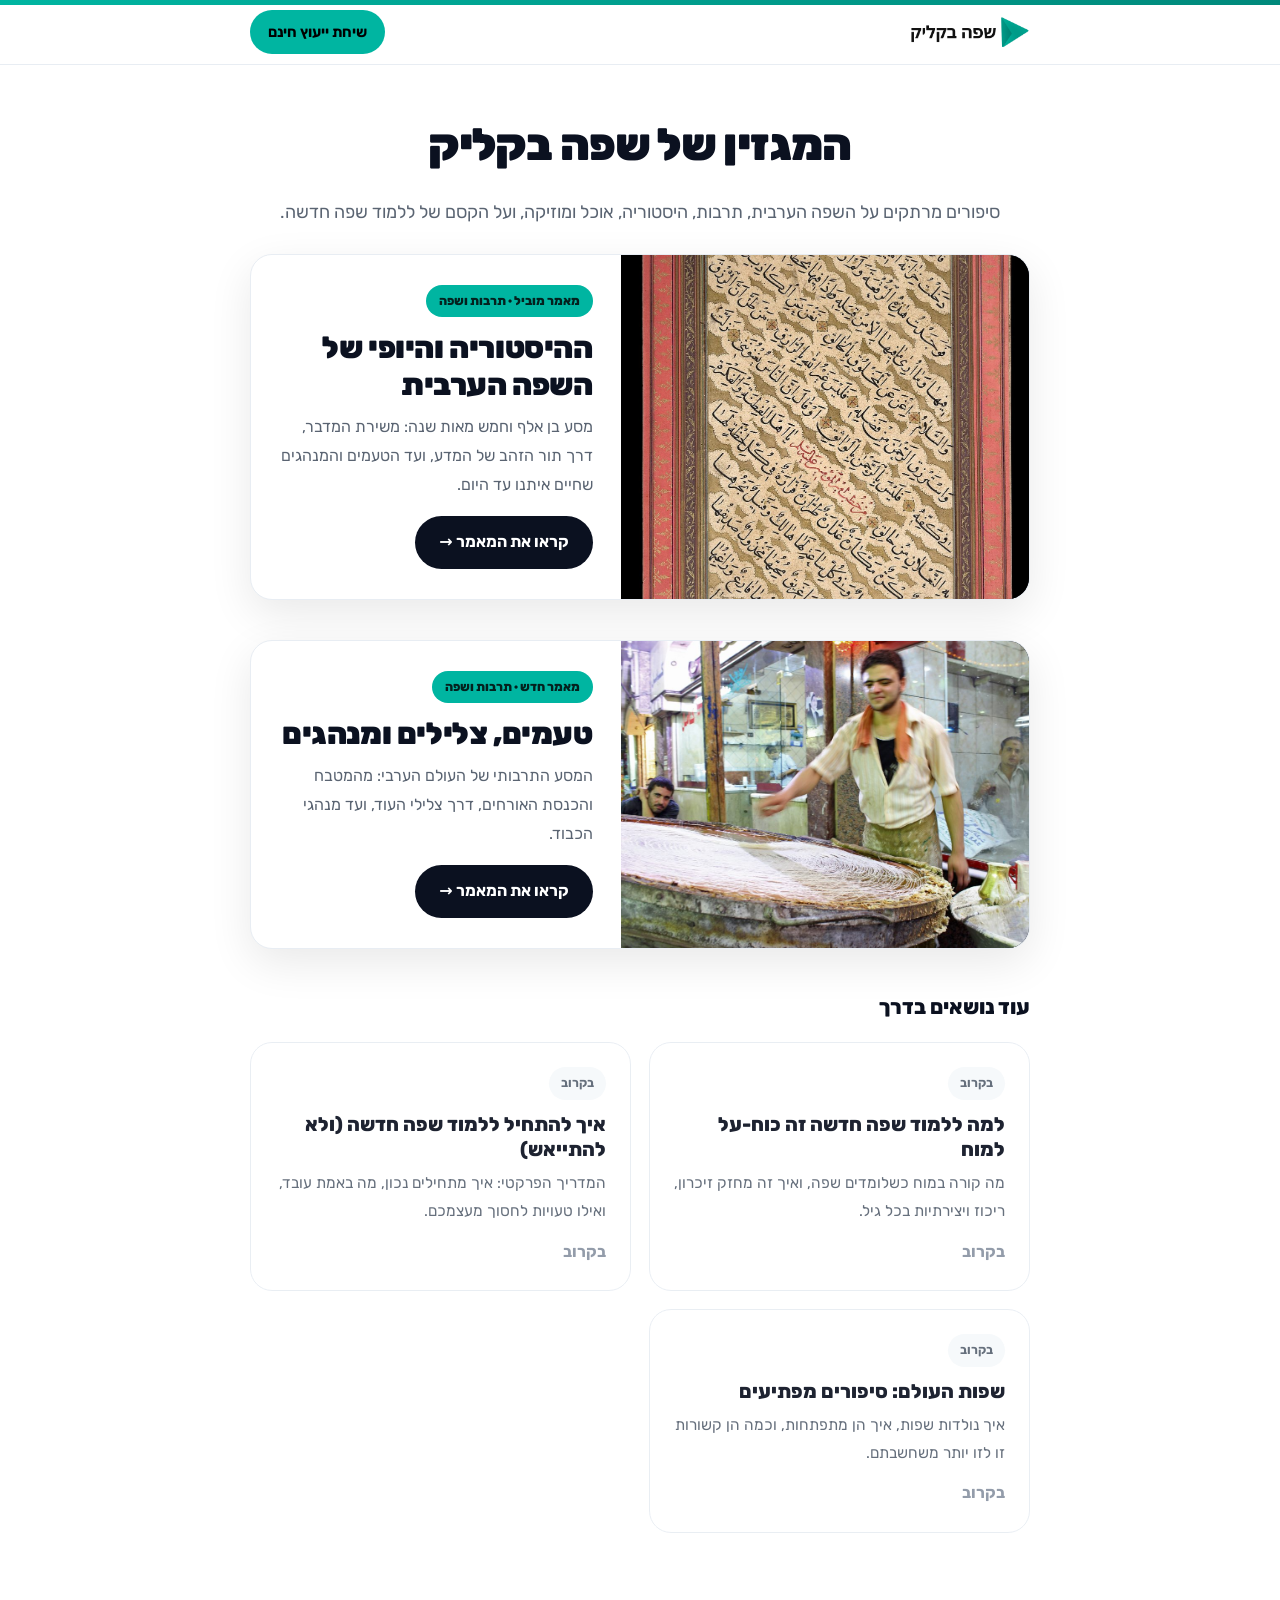
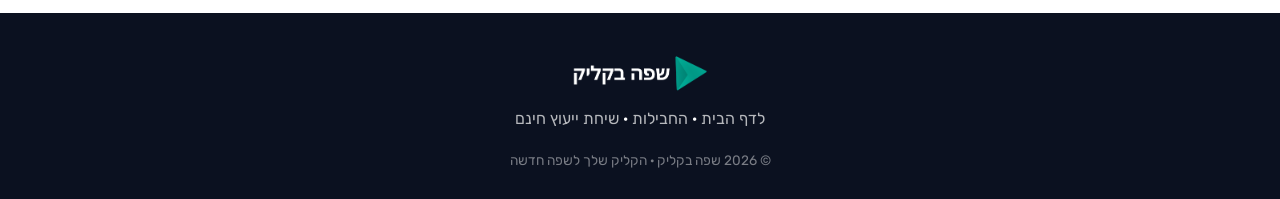
<file: blog/index.html>
<!doctype html>
<html lang="he" dir="rtl">
<head>
<meta charset="utf-8">
<meta name="viewport" content="width=device-width, initial-scale=1.0">
<title>מאמרים | שפה בקליק · שפה, תרבות והיסטוריה</title>
<meta name="description" content="מגזין שפה בקליק: מאמרים מרתקים על השפה הערבית, היסטוריה, תרבות, אוכל, מוזיקה, ועל הקסם של ללמוד שפה חדשה.">
<link rel="canonical" href="https://shadinajem1988-maker.github.io/shafa-bclick-landing/blog/">
<link rel="icon" type="image/png" href="../assets/favicon.png">
<meta property="og:type" content="website">
<meta property="og:title" content="מאמרים | שפה בקליק · שפה, תרבות והיסטוריה">
<meta property="og:description" content="מגזין שפה בקליק: מאמרים מרתקים על השפה הערבית, תרבות, היסטוריה, והקסם של ללמוד שפה חדשה.">
<meta property="og:image" content="https://shadinajem1988-maker.github.io/shafa-bclick-landing/assets/og-image.png">
<meta property="og:url" content="https://shadinajem1988-maker.github.io/shafa-bclick-landing/blog/">
<link rel="preconnect" href="https://fonts.googleapis.com">
<link rel="preconnect" href="https://fonts.gstatic.com" crossorigin>
<link href="https://fonts.googleapis.com/css2?family=Rubik:wght@400;500;700;800;900&family=Heebo:wght@400;500;700;800&family=Noto+Sans+Arabic:wght@500;700&display=swap" rel="stylesheet">
<link rel="stylesheet" href="blog.css">
<style>
  .feat{display:grid;grid-template-columns:1.05fr .95fr;gap:0;background:#fff;border:1px solid var(--border);border-radius:var(--radius-lg);overflow:hidden;box-shadow:var(--shadow-lg);margin-bottom:40px}
  .feat .ph{position:relative;min-height:280px;background:#0b1120}
  .feat .ph img{position:absolute;inset:0;width:100%;height:100%;object-fit:cover}
  .feat .tx{padding:30px 28px;display:flex;flex-direction:column;justify-content:center}
  .feat .tag{align-self:flex-start;background:var(--teal);color:#04211e;font-weight:800;font-size:.78rem;padding:5px 13px;border-radius:50px;margin-bottom:13px}
  .feat h2{font-size:clamp(1.4rem,2.6vw,1.9rem);font-weight:900;color:var(--ink);line-height:1.2;letter-spacing:-.4px;margin-bottom:10px}
  .feat p{color:var(--gray);margin-bottom:16px}
  .feat .go{align-self:flex-start;background:var(--ink);color:#fff;font-weight:700;padding:12px 24px;border-radius:50px}
  .feat .go:hover{background:var(--teal-dark);text-decoration:none}
  .soon-h{font-size:1.3rem;font-weight:800;color:var(--ink);margin:6px 0 16px}
  .soon{opacity:.92}
  .soon .tag{background:var(--bg-alt);color:var(--gray)}
  .soon .card{cursor:default}
  .soon .card:hover{transform:none;border-color:var(--border);box-shadow:none}
  .soon .more{color:var(--gray-soft)}
  @media(max-width:700px){.feat{grid-template-columns:1fr}.feat .ph{min-height:200px}}
</style>
</head>
<body>
<div class="bar"></div>
<header class="site">
  <div class="row">
    <a href="../"><img src="../assets/logo-header.png" alt="שפה בקליק"></a>
    <a class="cta" href="../#lead">שיחת ייעוץ חינם</a>
  </div>
</header>

<div class="wrap">
  <div class="blog-hero">
    <h1>המגזין של שפה בקליק</h1>
    <p>סיפורים מרתקים על השפה הערבית, תרבות, היסטוריה, אוכל ומוזיקה, ועל הקסם של ללמוד שפה חדשה.</p>
  </div>

  <!-- מאמר מוביל -->
  <a class="feat" href="historiat-hasafa-haaravit.html" aria-label="המאמר המוביל">
    <span class="ph"><img src="img/calligraphy-hero.jpg" alt="קליגרפיה ערבית" loading="eager"></span>
    <span class="tx">
      <span class="tag">מאמר מוביל · תרבות ושפה</span>
      <h2>ההיסטוריה והיופי של השפה הערבית</h2>
      <p>מסע בן אלף וחמש מאות שנה: משירת המדבר, דרך תור הזהב של המדע, ועד הטעמים והמנהגים שחיים איתנו עד היום.</p>
      <span class="go">קראו את המאמר →</span>
    </span>
  </a>

  <a class="feat" href="tarbut-aravit.html" aria-label="מאמר תרבות">
    <span class="ph"><img src="img/kunafa.jpg" alt="תרבות ואוכל ערבי" loading="lazy"></span>
    <span class="tx">
      <span class="tag">מאמר חדש · תרבות ושפה</span>
      <h2>טעמים, צלילים ומנהגים</h2>
      <p>המסע התרבותי של העולם הערבי: מהמטבח והכנסת האורחים, דרך צלילי העוד, ועד מנהגי הכבוד.</p>
      <span class="go">קראו את המאמר →</span>
    </span>
  </a>

  <h2 class="soon-h">עוד נושאים בדרך</h2>
  <div class="cards soon">
    <div class="card">
      <span class="tag">בקרוב</span>
      <h2>למה ללמוד שפה חדשה זה כוח-על למוח</h2>
      <p>מה קורה במוח כשלומדים שפה, ואיך זה מחזק זיכרון, ריכוז ויצירתיות בכל גיל.</p>
      <span class="more">בקרוב</span>
    </div>
    <div class="card">
      <span class="tag">בקרוב</span>
      <h2>איך להתחיל ללמוד שפה חדשה (ולא להתייאש)</h2>
      <p>המדריך הפרקטי: איך מתחילים נכון, מה באמת עובד, ואילו טעויות לחסוך מעצמכם.</p>
      <span class="more">בקרוב</span>
    </div>
    <div class="card">
      <span class="tag">בקרוב</span>
      <h2>שפות העולם: סיפורים מפתיעים</h2>
      <p>איך נולדות שפות, איך הן מתפתחות, וכמה הן קשורות זו לזו יותר משחשבתם.</p>
      <span class="more">בקרוב</span>
    </div>
  </div>
</div>

<footer class="site">
  <div class="row">
    <a href="../"><img src="../assets/logo-footer.png" alt="שפה בקליק"></a>
    <div><a href="../">לדף הבית</a> · <a href="../#pricing">החבילות</a> · <a href="../#lead">שיחת ייעוץ חינם</a></div>
    <div class="small">© 2026 שפה בקליק · הקליק שלך לשפה חדשה</div>
  </div>
</footer>
</body>
</html>
</file>
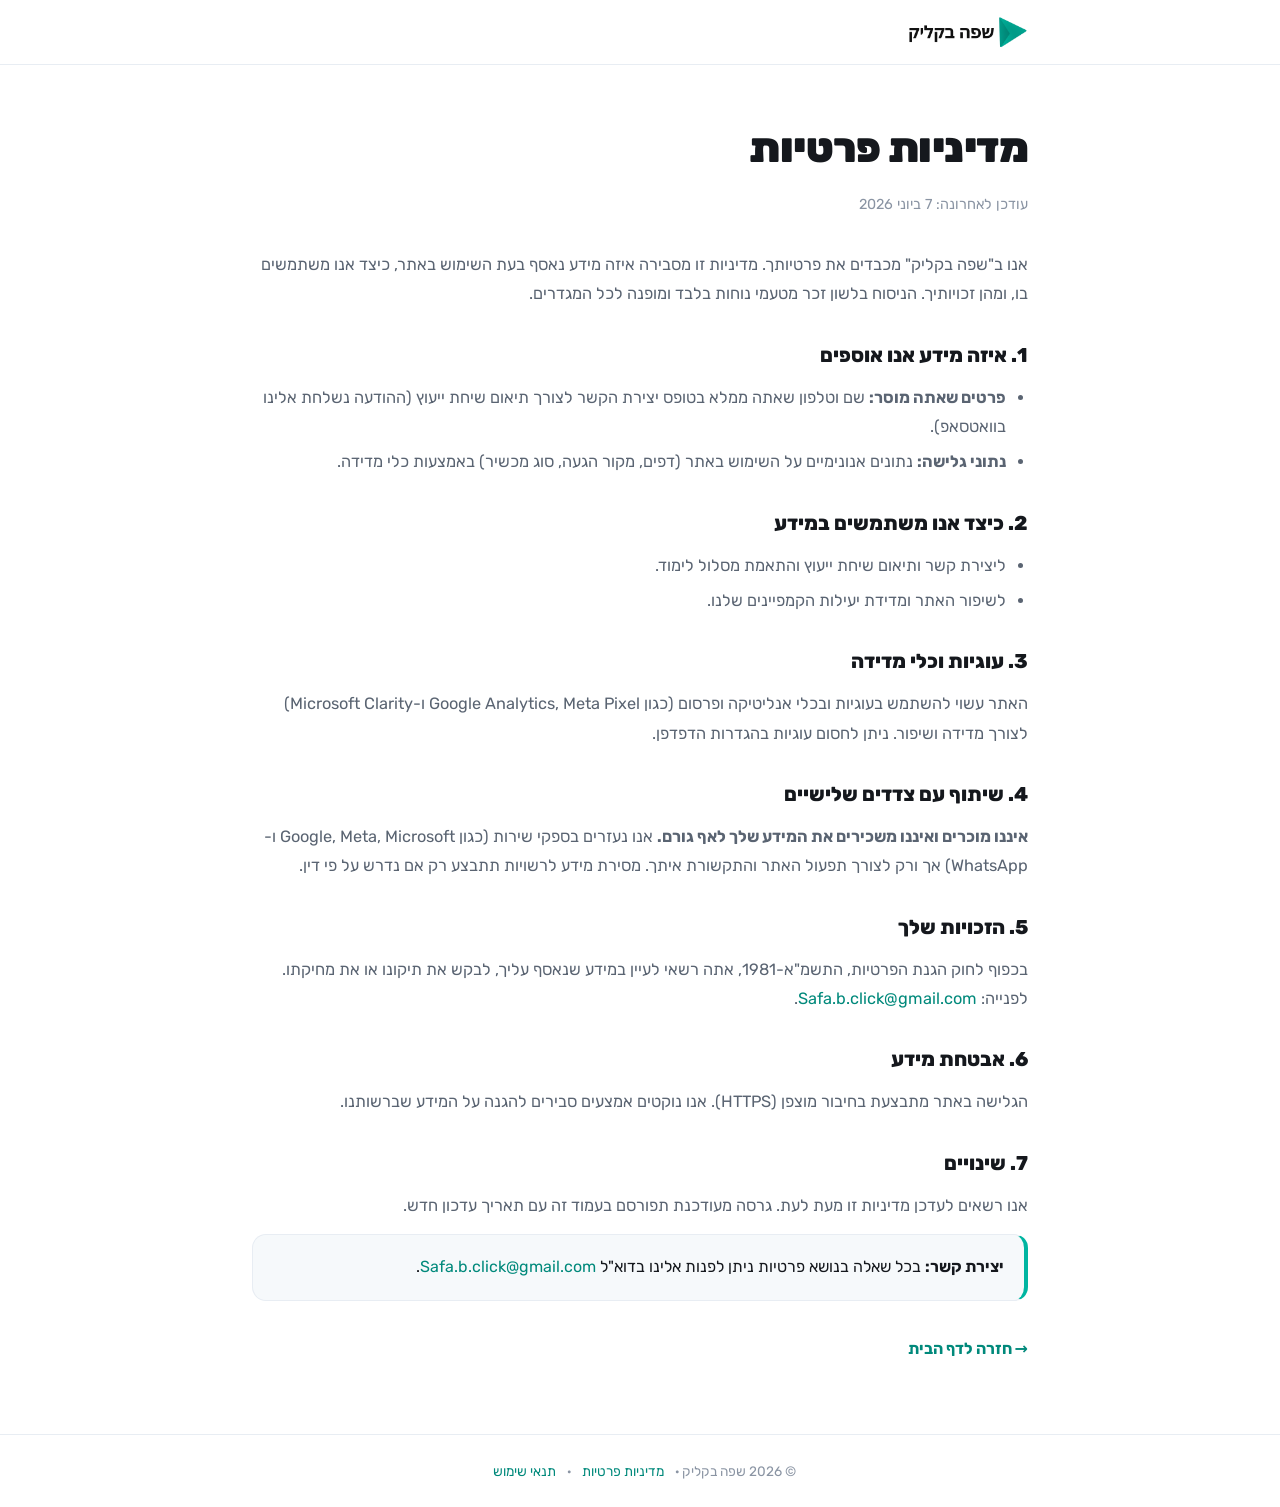
<file: privacy.html>
<!DOCTYPE html><html lang="he" dir="rtl"><head>
<meta charset="UTF-8"><meta name="viewport" content="width=device-width, initial-scale=1.0">
<meta name="robots" content="index,follow">
<title>מדיניות פרטיות | שפה בקליק</title>
<link rel="icon" type="image/png" href="assets/favicon.png">
<link rel="preconnect" href="https://fonts.googleapis.com"><link rel="preconnect" href="https://fonts.gstatic.com" crossorigin>
<link href="https://fonts.googleapis.com/css2?family=Rubik:wght@400;500;700;800;900&family=Heebo:wght@400;500;700;800&display=swap" rel="stylesheet">
<style>
:root{--white:#fff;--bg-alt:#f6f9fb;--ink:#15181d;--gray:#5a6472;--gray-soft:#8a94a3;--teal:#00B5A1;--teal-dark:#00897B;--border:#e8edf3;--font:'Rubik','Heebo',system-ui,sans-serif}
*{margin:0;padding:0;box-sizing:border-box}body{font-family:var(--font);background:var(--white);color:var(--ink);line-height:1.8}
a{color:var(--teal-dark);text-decoration:none}a:hover{text-decoration:underline}
header{border-bottom:1px solid var(--border);position:sticky;top:0;background:rgba(255,255,255,.9);backdrop-filter:blur(10px);z-index:10}
.nav{max-width:820px;margin:auto;padding:0 22px;height:64px;display:flex;align-items:center}
.brand img{height:34px;display:block}
main{max-width:820px;margin:auto;padding:46px 22px 70px}
h1{font-size:clamp(1.9rem,5vw,2.6rem);font-weight:900;color:var(--ink);letter-spacing:-.5px;margin-bottom:6px}
.updated{color:var(--gray-soft);font-size:.9rem;margin-bottom:32px}
h2{font-size:1.25rem;font-weight:800;color:var(--ink);margin:28px 0 10px}
p,li{color:var(--gray);font-size:1.02rem}
ul{padding-inline-start:22px;margin:8px 0}li{margin-bottom:6px}
.box{background:var(--bg-alt);border:1px solid var(--border);border-right:4px solid var(--teal);border-radius:14px;padding:18px 20px;margin-top:14px}
.back{display:inline-flex;align-items:center;gap:7px;margin-top:34px;font-weight:700;color:var(--teal-dark)}
footer{border-top:1px solid var(--border);text-align:center;padding:24px;color:var(--gray-soft);font-size:.85rem}
footer a{margin:0 8px}
</style></head><body>
<header><div class="nav"><a href="index.html" class="brand" aria-label="שפה בקליק - דף הבית"><img src="assets/logo-header.png" alt="שפה בקליק"></a></div></header>
<main><h1>מדיניות פרטיות</h1>
<p class="updated">עודכן לאחרונה: 7 ביוני 2026</p>

<p>אנו ב"שפה בקליק" מכבדים את פרטיותך. מדיניות זו מסבירה איזה מידע נאסף בעת השימוש באתר, כיצד אנו משתמשים בו, ומהן זכויותיך. הניסוח בלשון זכר מטעמי נוחות בלבד ומופנה לכל המגדרים.</p>

<h2>1. איזה מידע אנו אוספים</h2>
<ul>
<li><b>פרטים שאתה מוסר:</b> שם וטלפון שאתה ממלא בטופס יצירת הקשר לצורך תיאום שיחת ייעוץ (ההודעה נשלחת אלינו בוואטסאפ).</li>
<li><b>נתוני גלישה:</b> נתונים אנונימיים על השימוש באתר (דפים, מקור הגעה, סוג מכשיר) באמצעות כלי מדידה.</li>
</ul>

<h2>2. כיצד אנו משתמשים במידע</h2>
<ul>
<li>ליצירת קשר ותיאום שיחת ייעוץ והתאמת מסלול לימוד.</li>
<li>לשיפור האתר ומדידת יעילות הקמפיינים שלנו.</li>
</ul>

<h2>3. עוגיות וכלי מדידה</h2>
<p>האתר עשוי להשתמש בעוגיות ובכלי אנליטיקה ופרסום (כגון Google Analytics, Meta Pixel ו-Microsoft Clarity) לצורך מדידה ושיפור. ניתן לחסום עוגיות בהגדרות הדפדפן.</p>

<h2>4. שיתוף עם צדדים שלישיים</h2>
<p><b>איננו מוכרים ואיננו משכירים את המידע שלך לאף גורם.</b> אנו נעזרים בספקי שירות (כגון Google, Meta, Microsoft ו-WhatsApp) אך ורק לצורך תפעול האתר והתקשורת איתך. מסירת מידע לרשויות תתבצע רק אם נדרש על פי דין.</p>

<h2>5. הזכויות שלך</h2>
<p>בכפוף לחוק הגנת הפרטיות, התשמ"א-1981, אתה רשאי לעיין במידע שנאסף עליך, לבקש את תיקונו או את מחיקתו. לפנייה: <a href="mailto:Safa.b.click@gmail.com">Safa.b.click@gmail.com</a>.</p>

<h2>6. אבטחת מידע</h2>
<p>הגלישה באתר מתבצעת בחיבור מוצפן (HTTPS). אנו נוקטים אמצעים סבירים להגנה על המידע שברשותנו.</p>

<h2>7. שינויים</h2>
<p>אנו רשאים לעדכן מדיניות זו מעת לעת. גרסה מעודכנת תפורסם בעמוד זה עם תאריך עדכון חדש.</p>

<div class="box"><b>יצירת קשר:</b> בכל שאלה בנושא פרטיות ניתן לפנות אלינו בדוא"ל <a href="mailto:Safa.b.click@gmail.com">Safa.b.click@gmail.com</a>.</div><a href="index.html" class="back">&#8594; חזרה לדף הבית</a>
</main>
<footer>&#169; 2026 שפה בקליק &middot; <a href="privacy.html">מדיניות פרטיות</a> &middot; <a href="terms.html">תנאי שימוש</a></footer>
</body></html>
</file>
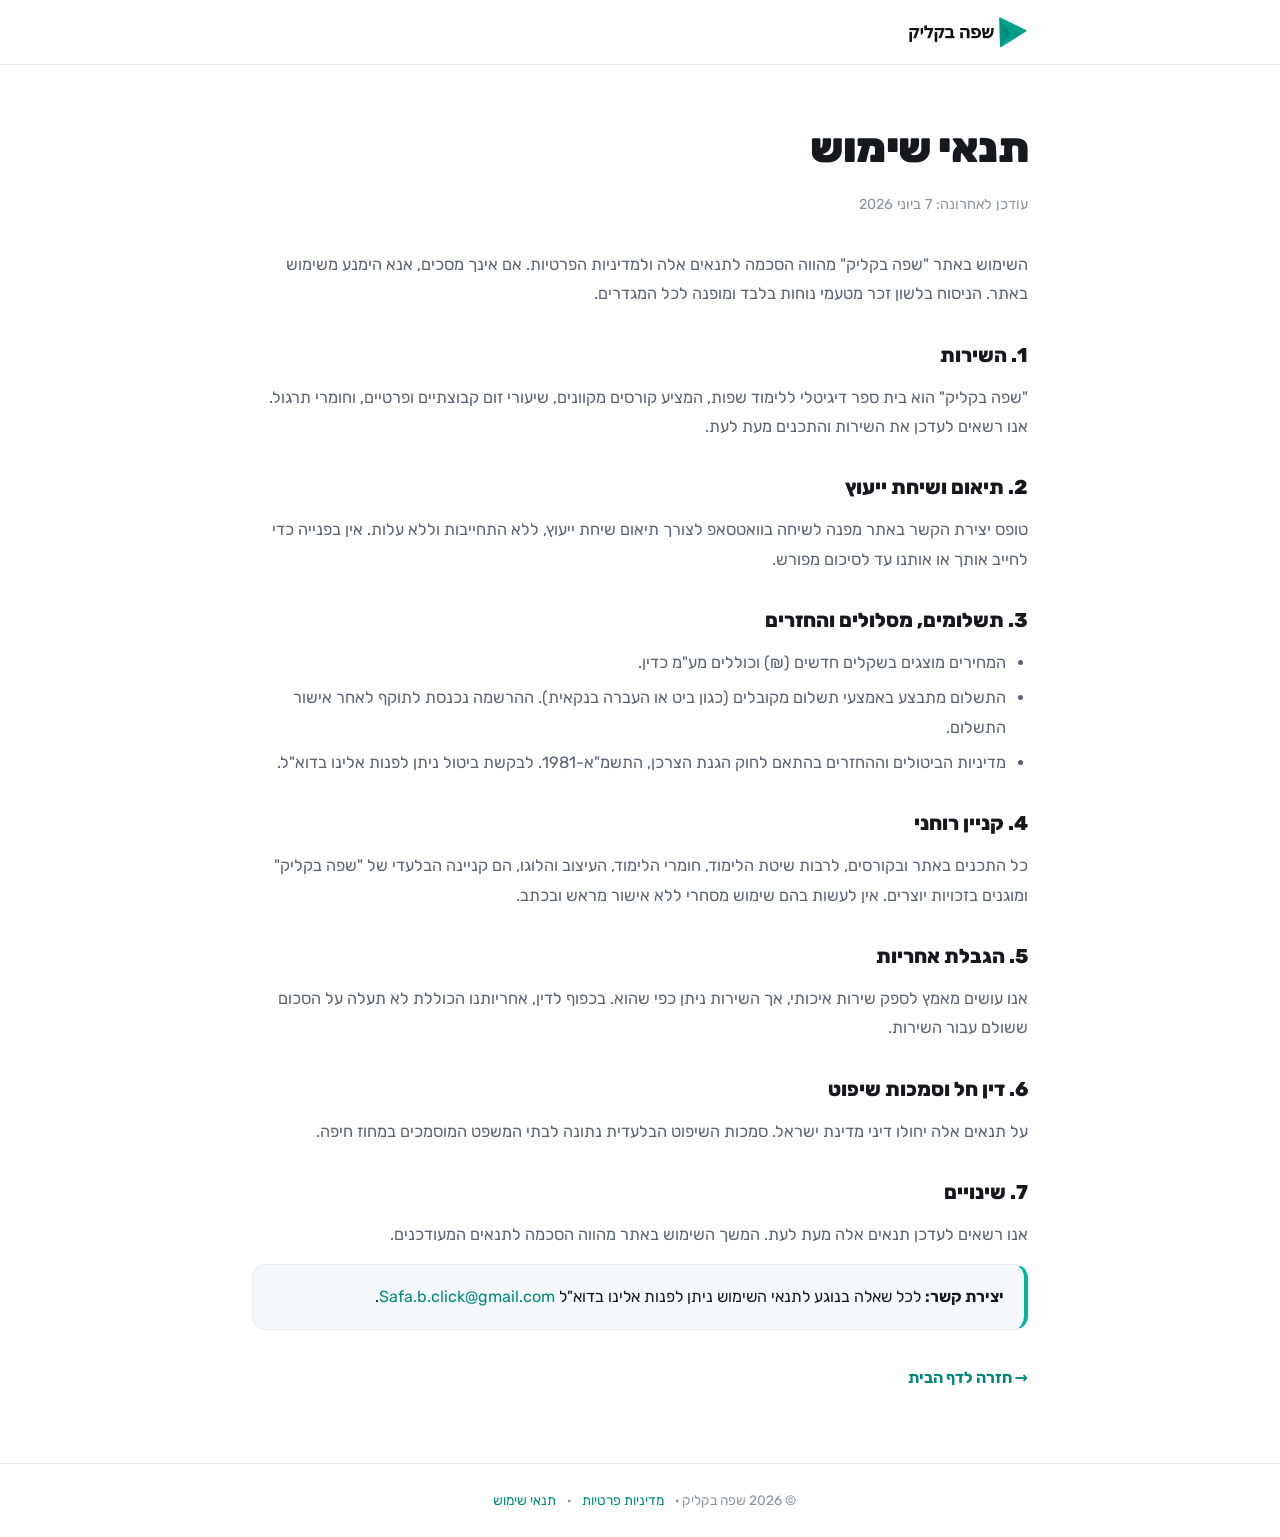
<file: terms.html>
<!DOCTYPE html><html lang="he" dir="rtl"><head>
<meta charset="UTF-8"><meta name="viewport" content="width=device-width, initial-scale=1.0">
<meta name="robots" content="index,follow">
<title>תנאי שימוש | שפה בקליק</title>
<link rel="icon" type="image/png" href="assets/favicon.png">
<link rel="preconnect" href="https://fonts.googleapis.com"><link rel="preconnect" href="https://fonts.gstatic.com" crossorigin>
<link href="https://fonts.googleapis.com/css2?family=Rubik:wght@400;500;700;800;900&family=Heebo:wght@400;500;700;800&display=swap" rel="stylesheet">
<style>
:root{--white:#fff;--bg-alt:#f6f9fb;--ink:#15181d;--gray:#5a6472;--gray-soft:#8a94a3;--teal:#00B5A1;--teal-dark:#00897B;--border:#e8edf3;--font:'Rubik','Heebo',system-ui,sans-serif}
*{margin:0;padding:0;box-sizing:border-box}body{font-family:var(--font);background:var(--white);color:var(--ink);line-height:1.8}
a{color:var(--teal-dark);text-decoration:none}a:hover{text-decoration:underline}
header{border-bottom:1px solid var(--border);position:sticky;top:0;background:rgba(255,255,255,.9);backdrop-filter:blur(10px);z-index:10}
.nav{max-width:820px;margin:auto;padding:0 22px;height:64px;display:flex;align-items:center}
.brand img{height:34px;display:block}
main{max-width:820px;margin:auto;padding:46px 22px 70px}
h1{font-size:clamp(1.9rem,5vw,2.6rem);font-weight:900;color:var(--ink);letter-spacing:-.5px;margin-bottom:6px}
.updated{color:var(--gray-soft);font-size:.9rem;margin-bottom:32px}
h2{font-size:1.25rem;font-weight:800;color:var(--ink);margin:28px 0 10px}
p,li{color:var(--gray);font-size:1.02rem}
ul{padding-inline-start:22px;margin:8px 0}li{margin-bottom:6px}
.box{background:var(--bg-alt);border:1px solid var(--border);border-right:4px solid var(--teal);border-radius:14px;padding:18px 20px;margin-top:14px}
.back{display:inline-flex;align-items:center;gap:7px;margin-top:34px;font-weight:700;color:var(--teal-dark)}
footer{border-top:1px solid var(--border);text-align:center;padding:24px;color:var(--gray-soft);font-size:.85rem}
footer a{margin:0 8px}
</style></head><body>
<header><div class="nav"><a href="index.html" class="brand" aria-label="שפה בקליק - דף הבית"><img src="assets/logo-header.png" alt="שפה בקליק"></a></div></header>
<main><h1>תנאי שימוש</h1>
<p class="updated">עודכן לאחרונה: 7 ביוני 2026</p>

<p>השימוש באתר "שפה בקליק" מהווה הסכמה לתנאים אלה ולמדיניות הפרטיות. אם אינך מסכים, אנא הימנע משימוש באתר. הניסוח בלשון זכר מטעמי נוחות בלבד ומופנה לכל המגדרים.</p>

<h2>1. השירות</h2>
<p>"שפה בקליק" הוא בית ספר דיגיטלי ללימוד שפות, המציע קורסים מקוונים, שיעורי זום קבוצתיים ופרטיים, וחומרי תרגול. אנו רשאים לעדכן את השירות והתכנים מעת לעת.</p>

<h2>2. תיאום ושיחת ייעוץ</h2>
<p>טופס יצירת הקשר באתר מפנה לשיחה בוואטסאפ לצורך תיאום שיחת ייעוץ, ללא התחייבות וללא עלות. אין בפנייה כדי לחייב אותך או אותנו עד לסיכום מפורש.</p>

<h2>3. תשלומים, מסלולים והחזרים</h2>
<ul>
<li>המחירים מוצגים בשקלים חדשים (&#8362;) וכוללים מע"מ כדין.</li>
<li>התשלום מתבצע באמצעי תשלום מקובלים (כגון ביט או העברה בנקאית). ההרשמה נכנסת לתוקף לאחר אישור התשלום.</li>
<li>מדיניות הביטולים וההחזרים בהתאם לחוק הגנת הצרכן, התשמ"א-1981. לבקשת ביטול ניתן לפנות אלינו בדוא"ל.</li>
</ul>

<h2>4. קניין רוחני</h2>
<p>כל התכנים באתר ובקורסים, לרבות שיטת הלימוד, חומרי הלימוד, העיצוב והלוגו, הם קניינה הבלעדי של "שפה בקליק" ומוגנים בזכויות יוצרים. אין לעשות בהם שימוש מסחרי ללא אישור מראש ובכתב.</p>

<h2>5. הגבלת אחריות</h2>
<p>אנו עושים מאמץ לספק שירות איכותי, אך השירות ניתן כפי שהוא. בכפוף לדין, אחריותנו הכוללת לא תעלה על הסכום ששולם עבור השירות.</p>

<h2>6. דין חל וסמכות שיפוט</h2>
<p>על תנאים אלה יחולו דיני מדינת ישראל. סמכות השיפוט הבלעדית נתונה לבתי המשפט המוסמכים במחוז חיפה.</p>

<h2>7. שינויים</h2>
<p>אנו רשאים לעדכן תנאים אלה מעת לעת. המשך השימוש באתר מהווה הסכמה לתנאים המעודכנים.</p>

<div class="box"><b>יצירת קשר:</b> לכל שאלה בנוגע לתנאי השימוש ניתן לפנות אלינו בדוא"ל <a href="mailto:Safa.b.click@gmail.com">Safa.b.click@gmail.com</a>.</div><a href="index.html" class="back">&#8594; חזרה לדף הבית</a>
</main>
<footer>&#169; 2026 שפה בקליק &middot; <a href="privacy.html">מדיניות פרטיות</a> &middot; <a href="terms.html">תנאי שימוש</a></footer>
</body></html>
</file>
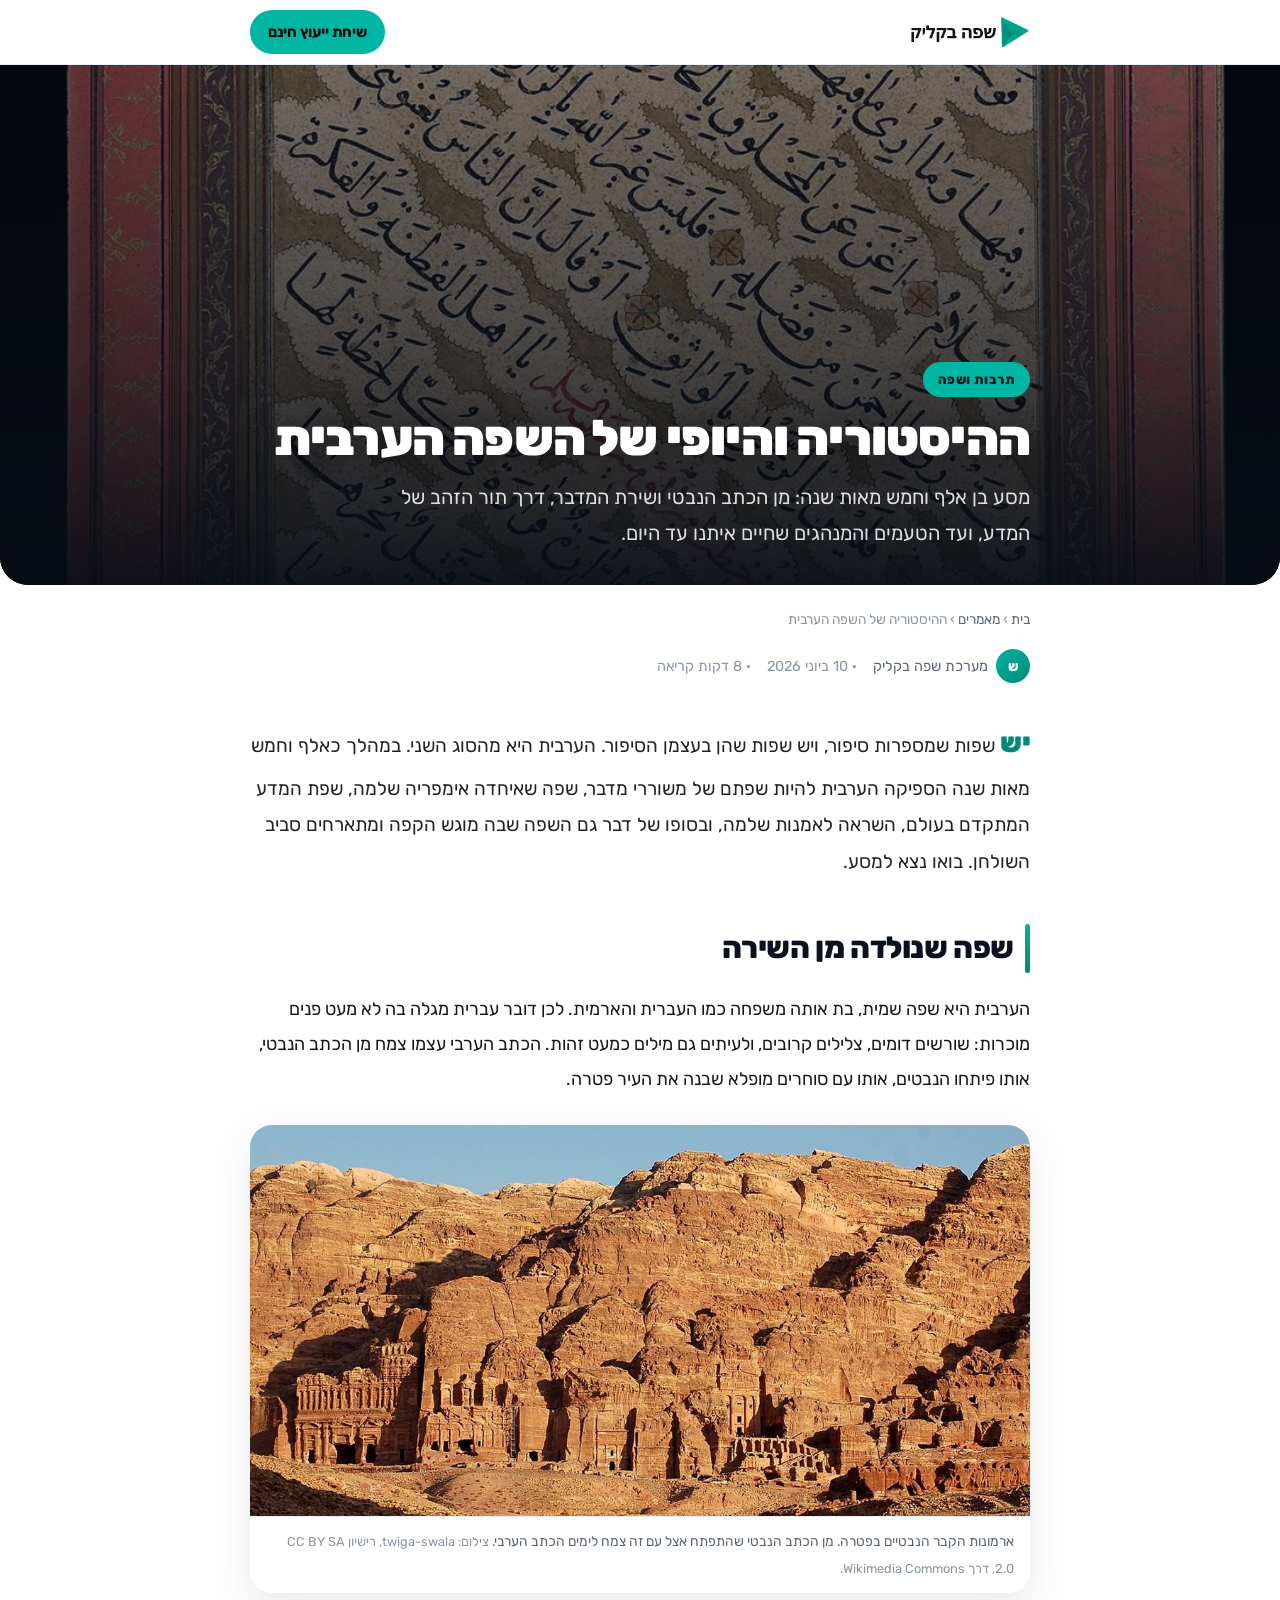
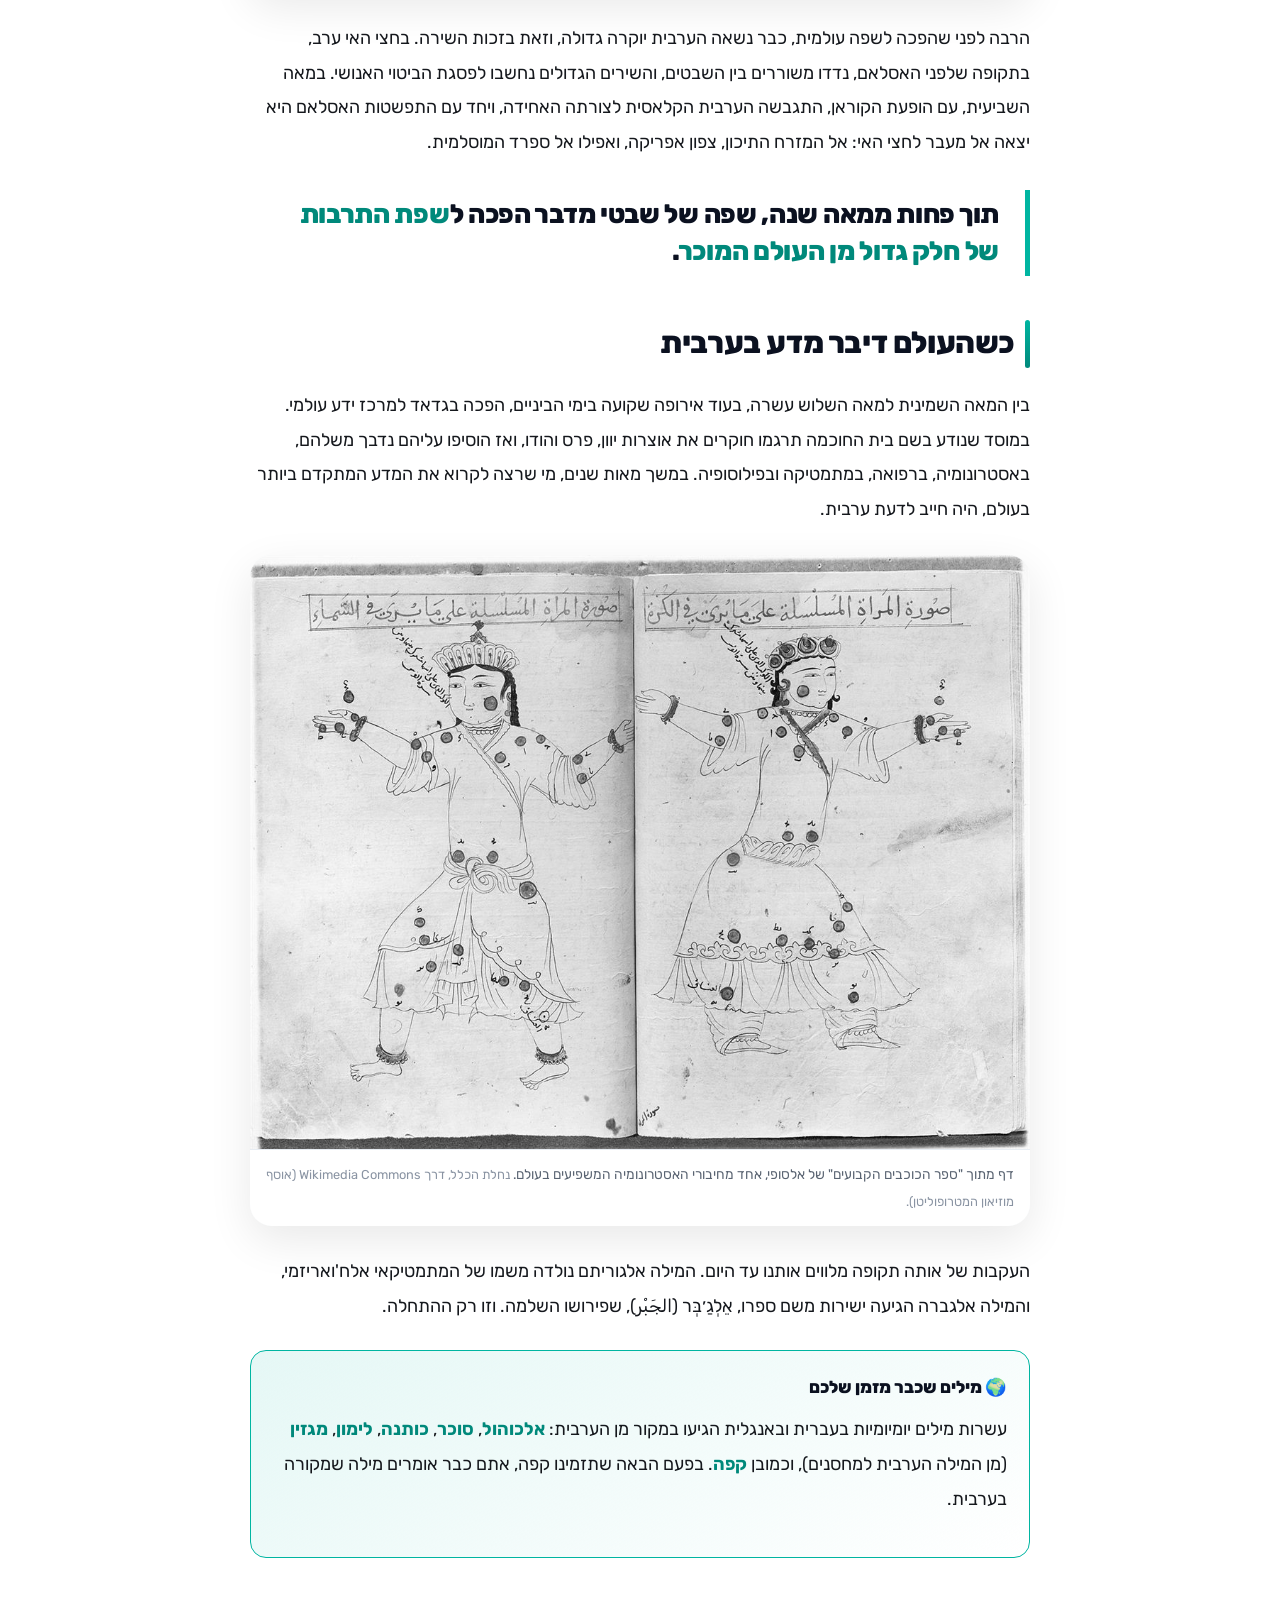
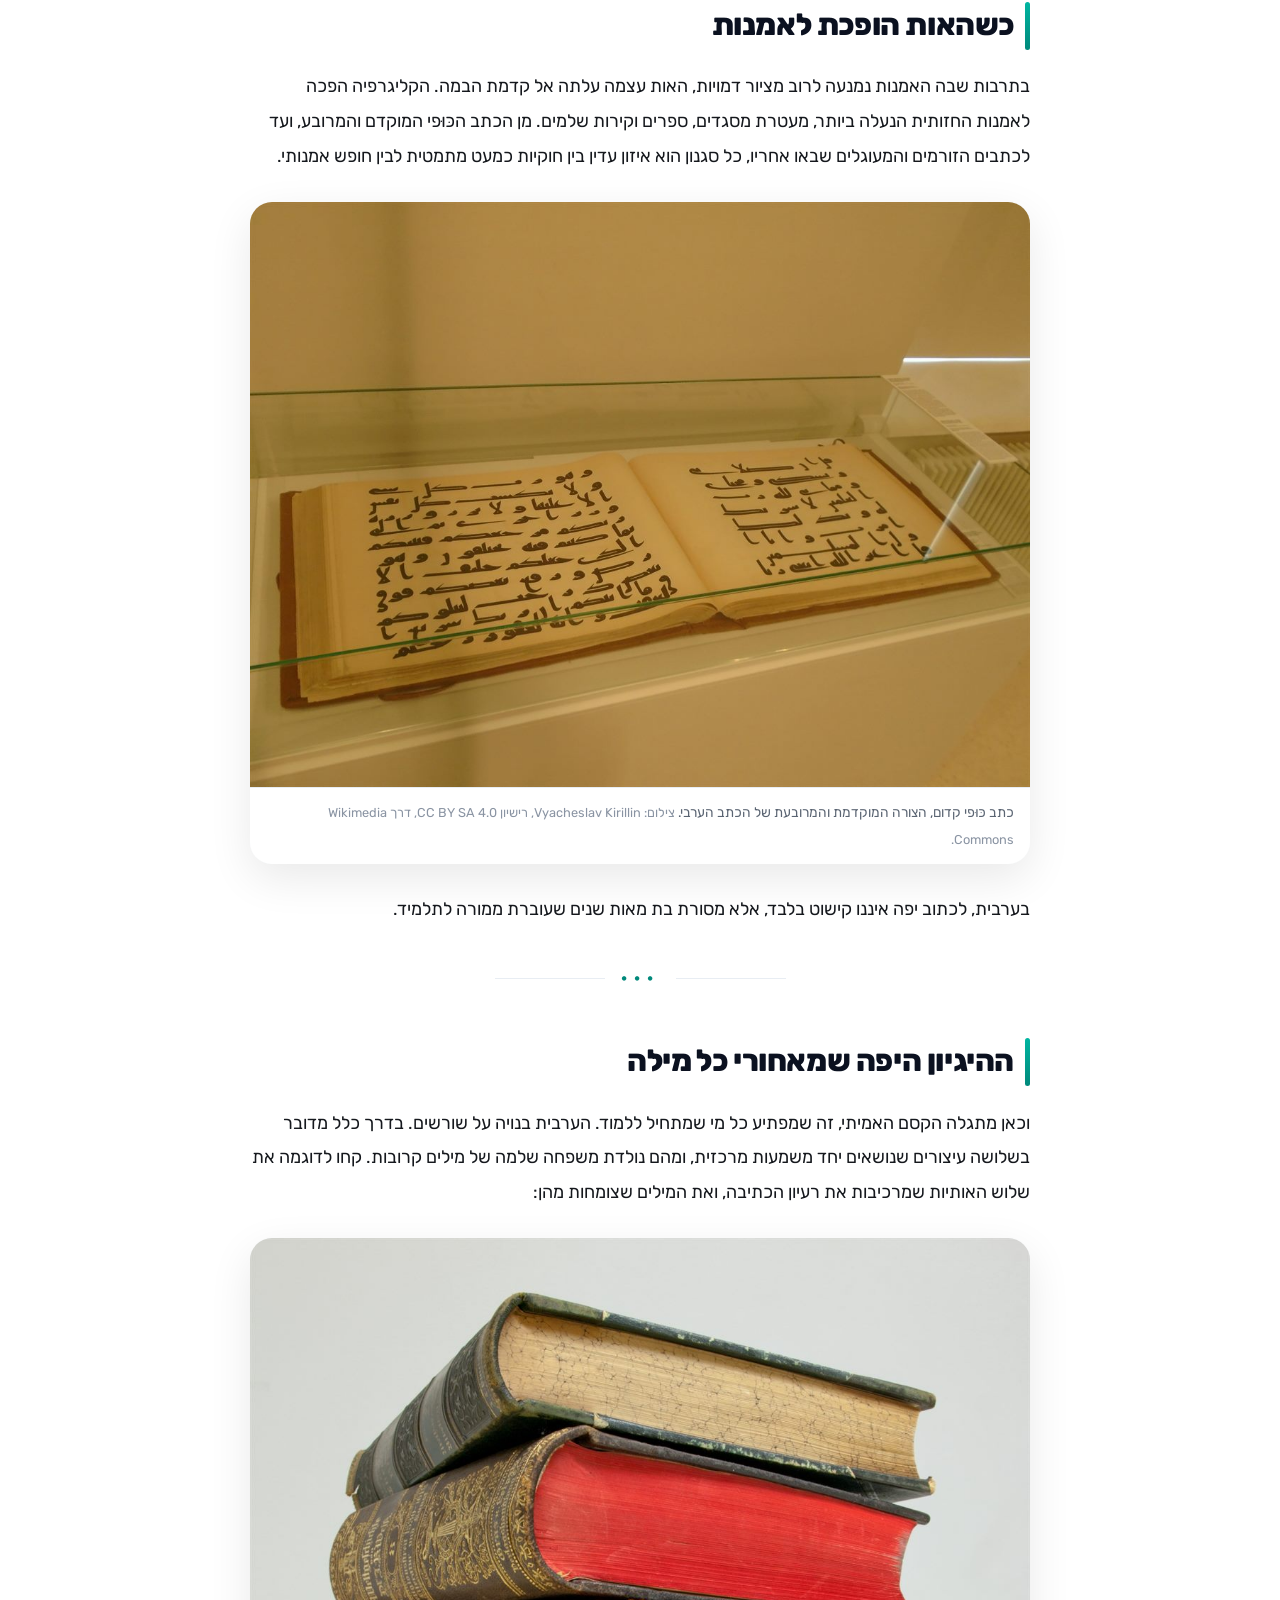
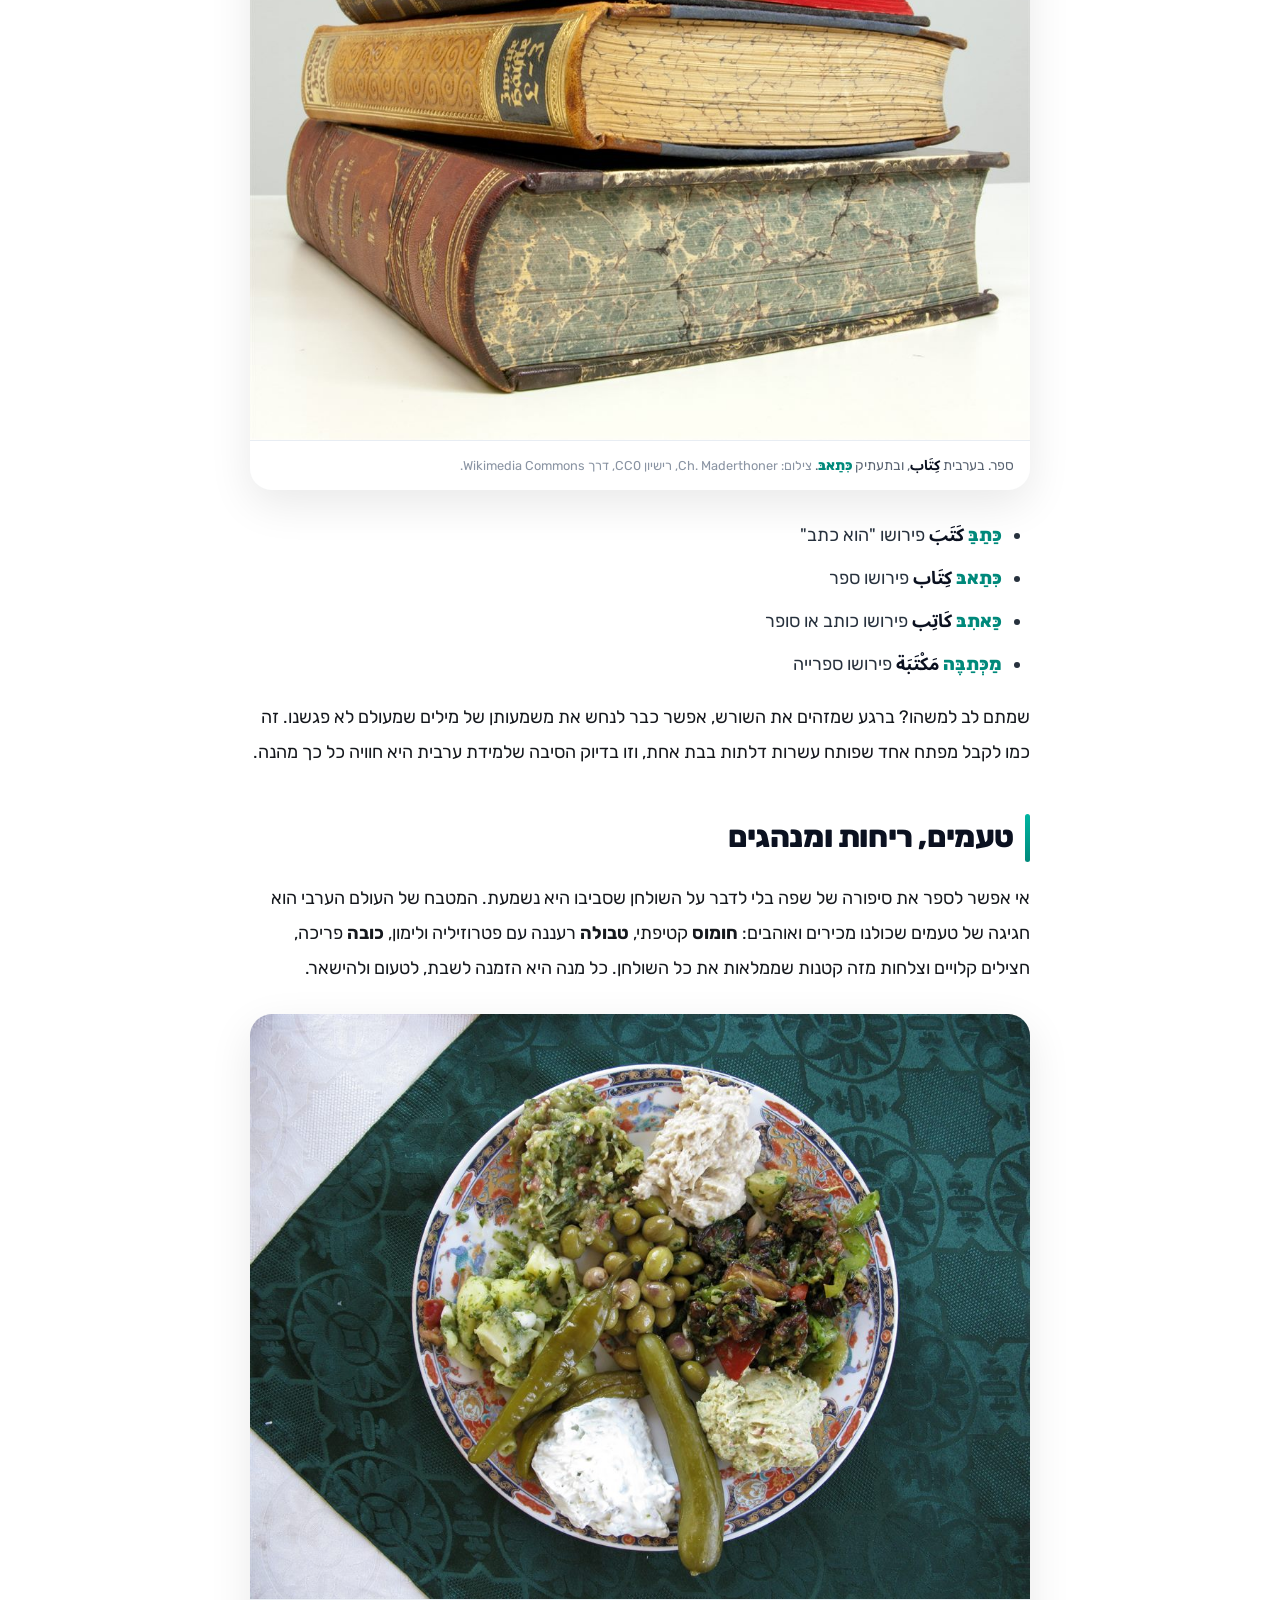
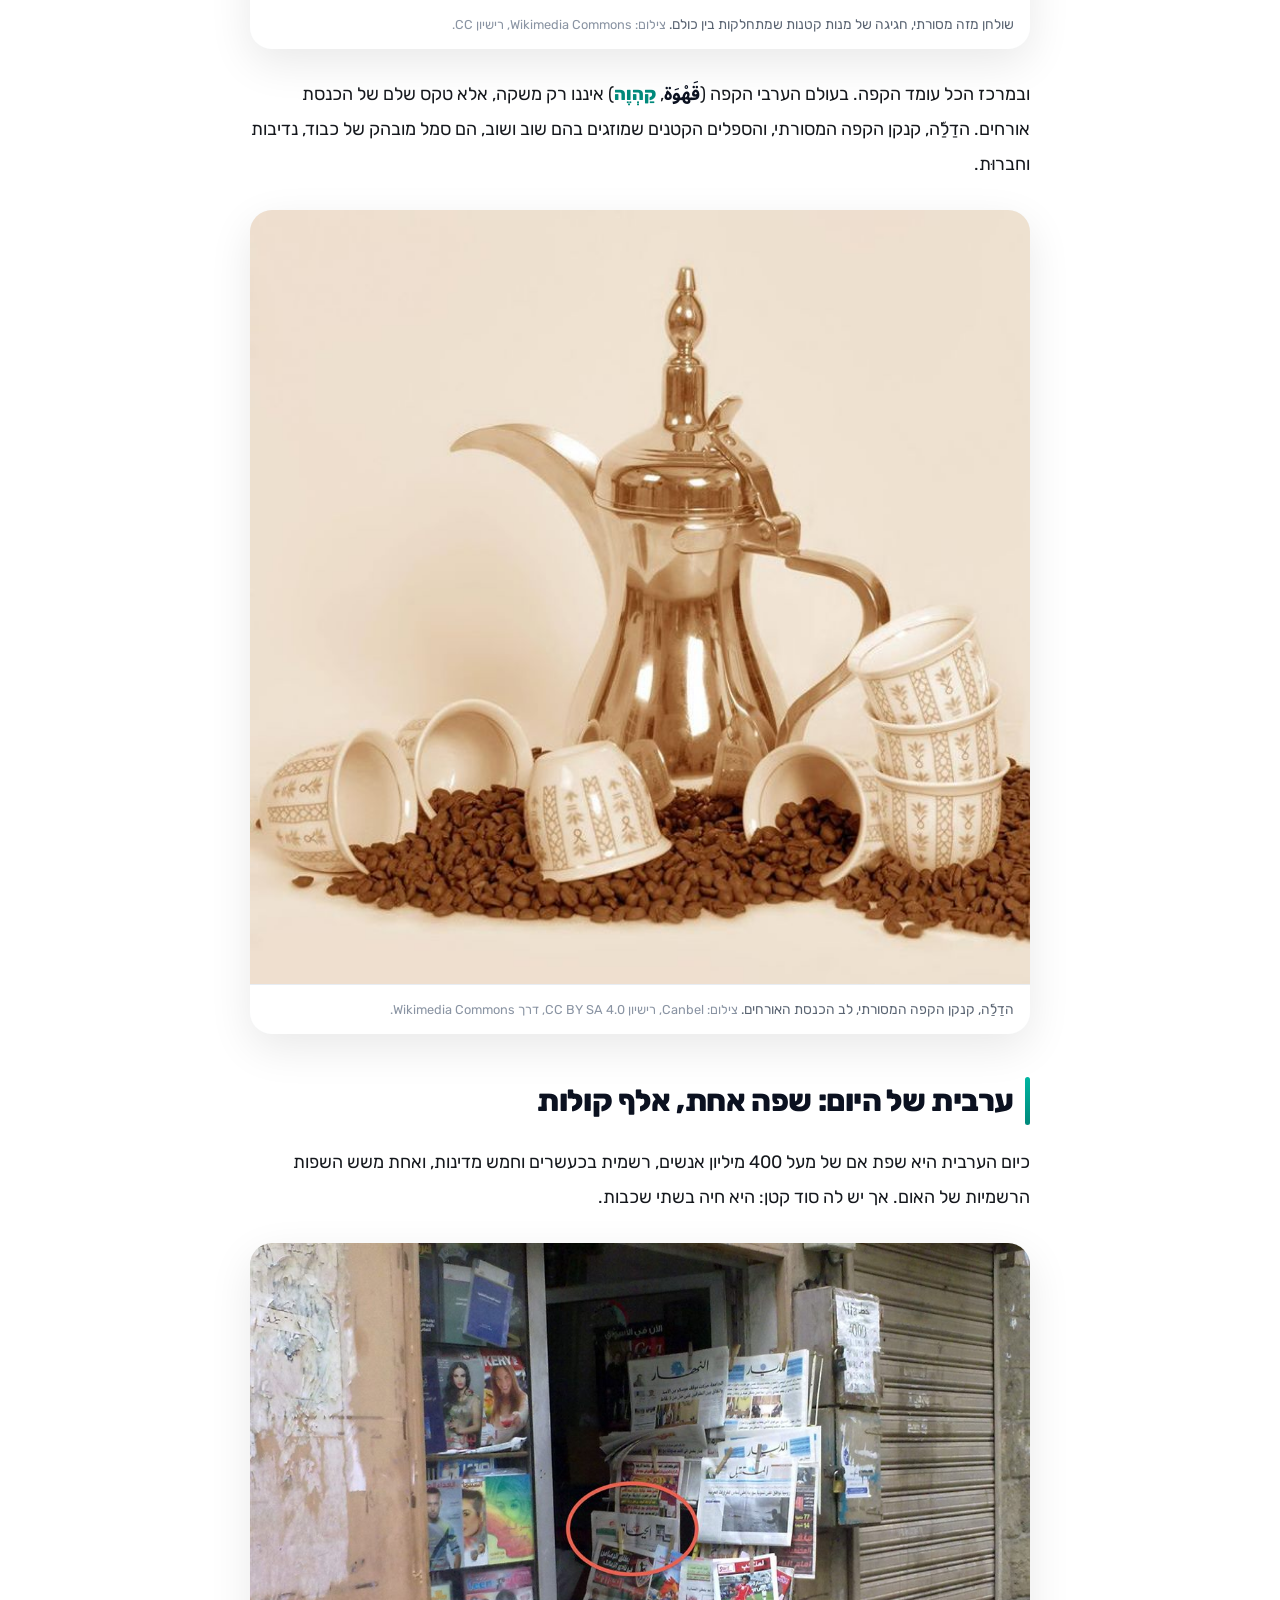
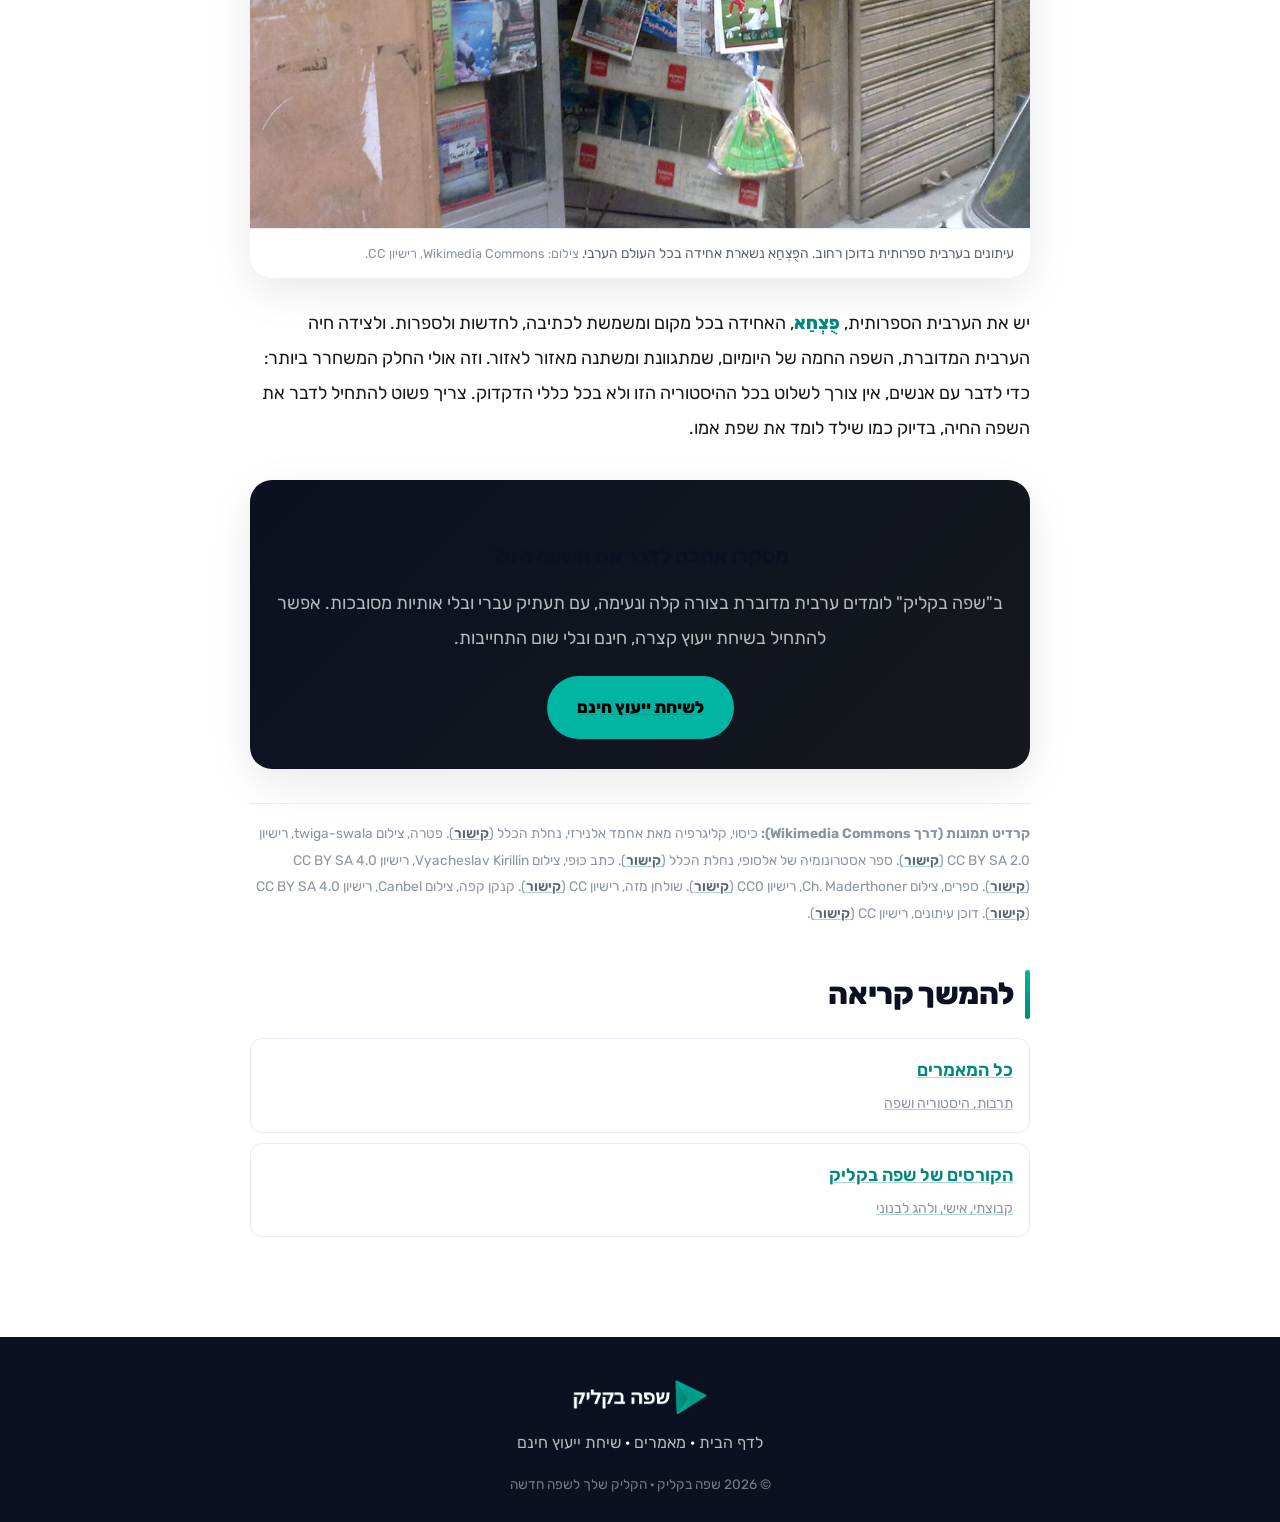
<file: blog/historiat-hasafa-haaravit.html>
<!doctype html>
<html lang="he" dir="rtl">
<head>
<meta charset="utf-8">
<meta name="viewport" content="width=device-width, initial-scale=1.0">
<title>ההיסטוריה והיופי של השפה הערבית</title>
<meta name="description" content="מסע מרתק בתולדות השפה הערבית: מן הכתב הנבטי ושירת המדבר, דרך תור הזהב של המדע, הקליגרפיה וההיגיון היפה של השורשים, ועד הטעמים והמנהגים שחיים איתנו עד היום.">
<link rel="canonical" href="https://shadinajem1988-maker.github.io/shafa-bclick-landing/blog/historiat-hasafa-haaravit.html">
<link rel="icon" type="image/png" href="../assets/favicon.png">
<meta property="og:type" content="article">
<meta property="og:title" content="ההיסטוריה והיופי של השפה הערבית">
<meta property="og:description" content="מן הכתב הנבטי ושירת המדבר, דרך תור הזהב של המדע, ועד הטעמים והמנהגים שחיים איתנו עד היום.">
<meta property="og:image" content="https://shadinajem1988-maker.github.io/shafa-bclick-landing/assets/og-image.png">
<meta property="og:url" content="https://shadinajem1988-maker.github.io/shafa-bclick-landing/blog/historiat-hasafa-haaravit.html">
<link rel="preconnect" href="https://fonts.googleapis.com">
<link rel="preconnect" href="https://fonts.gstatic.com" crossorigin>
<link href="https://fonts.googleapis.com/css2?family=Rubik:wght@400;500;700;800;900&family=Heebo:wght@400;500;700;800&family=Noto+Sans+Arabic:wght@500;700&display=swap" rel="stylesheet">
<link rel="stylesheet" href="blog.css">
<script type="application/ld+json">
{"@context":"https://schema.org","@type":"BlogPosting",
"headline":"ההיסטוריה והיופי של השפה הערבית",
"description":"מסע בתולדות השפה הערבית: מן הכתב הנבטי ושירת המדבר, דרך תור הזהב של המדע, הקליגרפיה, השורשים, ועד הטעמים והמנהגים.",
"image":"https://shadinajem1988-maker.github.io/shafa-bclick-landing/blog/img/calligraphy-hero.jpg",
"datePublished":"2026-06-10","dateModified":"2026-06-10",
"author":{"@type":"Organization","name":"שפה בקליק"},
"publisher":{"@type":"Organization","name":"שפה בקליק","logo":{"@type":"ImageObject","url":"https://shadinajem1988-maker.github.io/shafa-bclick-landing/assets/logo-header.png"}},
"mainEntityOfPage":"https://shadinajem1988-maker.github.io/shafa-bclick-landing/blog/historiat-hasafa-haaravit.html"}
</script>
<script type="application/ld+json">
{"@context":"https://schema.org","@type":"BreadcrumbList","itemListElement":[
{"@type":"ListItem","position":1,"name":"בית","item":"https://shadinajem1988-maker.github.io/shafa-bclick-landing/"},
{"@type":"ListItem","position":2,"name":"מאמרים","item":"https://shadinajem1988-maker.github.io/shafa-bclick-landing/blog/"},
{"@type":"ListItem","position":3,"name":"ההיסטוריה של השפה הערבית"}]}
</script>
<script type="application/ld+json">
{"@context":"https://schema.org","@type":"FAQPage","mainEntity":[
{"@type":"Question","name":"כמה אנשים דוברים ערבית בעולם?","acceptedAnswer":{"@type":"Answer","text":"לערבית יש מעל 400 מיליון דוברי שפת אם, והיא שפה רשמית בכעשרים וחמש מדינות ואחת משש השפות הרשמיות של האום."}},
{"@type":"Question","name":"מה ההבדל בין ערבית ספרותית למדוברת?","acceptedAnswer":{"@type":"Answer","text":"ערבית ספרותית (פֻצְחַא) היא שפת הכתב, החדשות והספרות, אחידה בכל העולם הערבי. ערבית מדוברת (עאמייה) היא שפת היומיום החיה, ומשתנה מאזור לאזור."}}]}
</script>
</head>
<body>
<div class="progress" id="prog"></div>
<header class="site">
  <div class="row">
    <a href="../"><img src="../assets/logo-header.png" alt="שפה בקליק"></a>
    <a class="cta" href="../#lead">שיחת ייעוץ חינם</a>
  </div>
</header>

<section class="post-hero">
  <img src="img/calligraphy-hero.jpg" alt="קליגרפיה ערבית מעוטרת" fetchpriority="high" width="1100" height="1656">
  <div class="ph-in">
    <span class="kicker">תרבות ושפה</span>
    <h1>ההיסטוריה והיופי של השפה הערבית</h1>
    <p class="sub">מסע בן אלף וחמש מאות שנה: מן הכתב הנבטי ושירת המדבר, דרך תור הזהב של המדע, ועד הטעמים והמנהגים שחיים איתנו עד היום.</p>
  </div>
</section>

<div class="wrap">
  <nav class="crumbs"><a href="../">בית</a> › <a href="./">מאמרים</a> › ההיסטוריה של השפה הערבית</nav>
  <div class="post-meta">
    <span class="au"><span class="av">ש</span> מערכת שפה בקליק</span>
    <span>· 10 ביוני 2026</span>
    <span>· 8 דקות קריאה</span>
  </div>

  <article class="post-body">
    <p class="lead-in"><span class="lead-word">יש</span> שפות שמספרות סיפור, ויש שפות שהן בעצמן הסיפור. הערבית היא מהסוג השני. במהלך כאלף וחמש מאות שנה הספיקה הערבית להיות שפתם של משוררי מדבר, שפה שאיחדה אימפריה שלמה, שפת המדע המתקדם בעולם, השראה לאמנות שלמה, ובסופו של דבר גם השפה שבה מוגש הקפה ומתארחים סביב השולחן. בואו נצא למסע.</p>

    <h2>שפה שנולדה מן השירה</h2>
    <p>הערבית היא שפה שמית, בת אותה משפחה כמו העברית והארמית. לכן דובר עברית מגלה בה לא מעט פנים מוכרות: שורשים דומים, צלילים קרובים, ולעיתים גם מילים כמעט זהות. הכתב הערבי עצמו צמח מן הכתב הנבטי, אותו פיתחו הנבטים, אותו עם סוחרים מופלא שבנה את העיר פטרה.</p>
    <figure class="fig">
      <img src="img/petra.jpg" alt="ארמונות הקבר הנבטיים החצובים בסלע בפטרה" loading="lazy">
      <figcaption>ארמונות הקבר הנבטיים בפטרה. מן הכתב הנבטי שהתפתח אצל עם זה צמח לימים הכתב הערבי. <span class="cr">צילום: twiga-swala, רישיון CC BY SA 2.0, דרך Wikimedia Commons.</span></figcaption>
    </figure>
    <p>הרבה לפני שהפכה לשפה עולמית, כבר נשאה הערבית יוקרה גדולה, וזאת בזכות השירה. בחצי האי ערב, בתקופה שלפני האסלאם, נדדו משוררים בין השבטים, והשירים הגדולים נחשבו לפסגת הביטוי האנושי. במאה השביעית, עם הופעת הקוראן, התגבשה הערבית הקלאסית לצורתה האחידה, ויחד עם התפשטות האסלאם היא יצאה אל מעבר לחצי האי: אל המזרח התיכון, צפון אפריקה, ואפילו אל ספרד המוסלמית.</p>

    <p class="pullquote">תוך פחות ממאה שנה, שפה של שבטי מדבר הפכה ל<span>שפת התרבות של חלק גדול מן העולם המוכר</span>.</p>

    <h2>כשהעולם דיבר מדע בערבית</h2>
    <p>בין המאה השמינית למאה השלוש עשרה, בעוד אירופה שקועה בימי הביניים, הפכה בגדאד למרכז ידע עולמי. במוסד שנודע בשם בית החוכמה תרגמו חוקרים את אוצרות יוון, פרס והודו, ואז הוסיפו עליהם נדבך משלהם, באסטרונומיה, ברפואה, במתמטיקה ובפילוסופיה. במשך מאות שנים, מי שרצה לקרוא את המדע המתקדם ביותר בעולם, היה חייב לדעת ערבית.</p>
    <figure class="fig">
      <img src="img/astronomy.jpg" alt="דף מאויר מתוך ספר אסטרונומיה ערבי עתיק" loading="lazy">
      <figcaption>דף מתוך "ספר הכוכבים הקבועים" של אלסופי, אחד מחיבורי האסטרונומיה המשפיעים בעולם. <span class="cr">נחלת הכלל, דרך Wikimedia Commons (אוסף מוזיאון המטרופוליטן).</span></figcaption>
    </figure>
    <p>העקבות של אותה תקופה מלווים אותנו עד היום. המילה אלגוריתם נולדה משמו של המתמטיקאי אלח'ואריזמי, והמילה אלגברה הגיעה ישירות משם ספרו, אֵלְגַ׳בְּר (الجَبْر), שפירושו השלמה. וזו רק ההתחלה.</p>

    <div class="factbox">
      <div class="h">🌍 מילים שכבר מזמן שלכם</div>
      <p>עשרות מילים יומיומיות בעברית ובאנגלית הגיעו במקור מן הערבית: <b>אלכוהול</b>, <b>סוכר</b>, <b>כותנה</b>, <b>לימון</b>, <b>מגזין</b> (מן המילה הערבית למחסנים), וכמובן <b>קפה</b>. בפעם הבאה שתזמינו קפה, אתם כבר אומרים מילה שמקורה בערבית.</p>
    </div>

    <h2>כשהאות הופכת לאמנות</h2>
    <p>בתרבות שבה האמנות נמנעה לרוב מציור דמויות, האות עצמה עלתה אל קדמת הבמה. הקליגרפיה הפכה לאמנות החזותית הנעלה ביותר, מעטרת מסגדים, ספרים וקירות שלמים. מן הכתב הכּוּפי המוקדם והמרובע, ועד לכתבים הזורמים והמעוגלים שבאו אחריו, כל סגנון הוא איזון עדין בין חוקיות כמעט מתמטית לבין חופש אמנותי.</p>
    <figure class="fig">
      <img src="img/kufic.jpg" alt="דף עתיק בכתב כּוּפי מרובע" loading="lazy">
      <figcaption>כתב כּוּפי קדום, הצורה המוקדמת והמרובעת של הכתב הערבי. <span class="cr">צילום: Vyacheslav Kirillin, רישיון CC BY SA 4.0, דרך Wikimedia Commons.</span></figcaption>
    </figure>
    <p>בערבית, לכתוב יפה איננו קישוט בלבד, אלא מסורת בת מאות שנים שעוברת ממורה לתלמיד.</p>

    <div class="divider"><span>•••</span></div>

    <h2>ההיגיון היפה שמאחורי כל מילה</h2>
    <p>וכאן מתגלה הקסם האמיתי, זה שמפתיע כל מי שמתחיל ללמוד. הערבית בנויה על שורשים. בדרך כלל מדובר בשלושה עיצורים שנושאים יחד משמעות מרכזית, ומהם נולדת משפחה שלמה של מילים קרובות. קחו לדוגמה את שלוש האותיות שמרכיבות את רעיון הכתיבה, ואת המילים שצומחות מהן:</p>
    <figure class="fig">
      <img src="img/books.jpg" alt="ערימת ספרים, להמחשת המילה ספר" loading="lazy">
      <figcaption>ספר. בערבית <span class="ar-in">كِتَاب</span>, ובתעתיק <span class="tl-in">כִּתַאבּ</span>. <span class="cr">צילום: Ch. Maderthoner, רישיון CC0, דרך Wikimedia Commons.</span></figcaption>
    </figure>
    <ul>
      <li><span class="tl-in">כַּתַבַּ</span> <span class="ar-in">كَتَبَ</span> פירושו "הוא כתב"</li>
      <li><span class="tl-in">כִּתַאבּ</span> <span class="ar-in">كِتَاب</span> פירושו ספר</li>
      <li><span class="tl-in">כַּאתִבּ</span> <span class="ar-in">كَاتِب</span> פירושו כותב או סופר</li>
      <li><span class="tl-in">מַכְּתַבֶּה</span> <span class="ar-in">مَكْتَبَة</span> פירושו ספרייה</li>
    </ul>
    <p>שמתם לב למשהו? ברגע שמזהים את השורש, אפשר כבר לנחש את משמעותן של מילים שמעולם לא פגשנו. זה כמו לקבל מפתח אחד שפותח עשרות דלתות בבת אחת, וזו בדיוק הסיבה שלמידת ערבית היא חוויה כל כך מהנה.</p>

    <h2>טעמים, ריחות ומנהגים</h2>
    <p>אי אפשר לספר את סיפורה של שפה בלי לדבר על השולחן שסביבו היא נשמעת. המטבח של העולם הערבי הוא חגיגה של טעמים שכולנו מכירים ואוהבים: <b>חומוס</b> קטיפתי, <b>טבולה</b> רעננה עם פטרוזיליה ולימון, <b>כובה</b> פריכה, חצילים קלויים וצלחות מזה קטנות שממלאות את כל השולחן. כל מנה היא הזמנה לשבת, לטעום ולהישאר.</p>
    <figure class="fig">
      <img src="img/mezze.jpg" alt="שולחן מזה ערבי עם חומוס, טבולה וצלחות קטנות" loading="lazy">
      <figcaption>שולחן מזה מסורתי, חגיגה של מנות קטנות שמתחלקות בין כולם. <span class="cr">צילום: Wikimedia Commons, רישיון CC.</span></figcaption>
    </figure>
    <p>ובמרכז הכל עומד הקפה. בעולם הערבי הקפה (<span class="ar-in">قَهْوَة</span>, <span class="tl-in">קַהְוֶה</span>) איננו רק משקה, אלא טקס שלם של הכנסת אורחים. הדַלַّה, קנקן הקפה המסורתי, והספלים הקטנים שמוזגים בהם שוב ושוב, הם סמל מובהק של כבוד, נדיבות וחברוּת.</p>
    <figure class="fig">
      <img src="img/coffee.jpg" alt="דַלַّה, קנקן קפה ערבי מסורתי עם ספלים ופולי קפה" loading="lazy">
      <figcaption>הדַלַّה, קנקן הקפה המסורתי, לב הכנסת האורחים. <span class="cr">צילום: Canbel, רישיון CC BY SA 4.0, דרך Wikimedia Commons.</span></figcaption>
    </figure>

    <h2>ערבית של היום: שפה אחת, אלף קולות</h2>
    <p>כיום הערבית היא שפת אם של מעל 400 מיליון אנשים, רשמית בכעשרים וחמש מדינות, ואחת משש השפות הרשמיות של האום. אך יש לה סוד קטן: היא חיה בשתי שכבות.</p>
    <figure class="fig">
      <img src="img/newspaper.jpg" alt="דוכן עיתונים בערבית בעיר טריפולי" loading="lazy">
      <figcaption>עיתונים בערבית ספרותית בדוכן רחוב. הפֻצְחַא נשארת אחידה בכל העולם הערבי. <span class="cr">צילום: Wikimedia Commons, רישיון CC.</span></figcaption>
    </figure>
    <p>יש את הערבית הספרותית, <span class="tl-in">פֻצְחַא</span>, האחידה בכל מקום ומשמשת לכתיבה, לחדשות ולספרות. ולצידה חיה הערבית המדוברת, השפה החמה של היומיום, שמתגוונת ומשתנה מאזור לאזור. וזה אולי החלק המשחרר ביותר: כדי לדבר עם אנשים, אין צורך לשלוט בכל ההיסטוריה הזו ולא בכל כללי הדקדוק. צריך פשוט להתחיל לדבר את השפה החיה, בדיוק כמו שילד לומד את שפת אמו.</p>

    <div class="cta-box">
      <h3>מסקרן אתכם לדבר את השפה הזו?</h3>
      <p>ב"שפה בקליק" לומדים ערבית מדוברת בצורה קלה ונעימה, עם תעתיק עברי ובלי אותיות מסובכות. אפשר להתחיל בשיחת ייעוץ קצרה, חינם ובלי שום התחייבות.</p>
      <a class="btn" href="../#lead">לשיחת ייעוץ חינם</a>
    </div>

    <div class="sources">
      <b>קרדיט תמונות (דרך Wikimedia Commons):</b>
      כיסוי, קליגרפיה מאת אחמד אלנירזי, נחלת הכלל
      (<a href="https://commons.wikimedia.org/wiki/File:Arabic_calligraphy_by_Ahmad_Neyrizi,_Muraqqa-e_6021_(02).jpg" target="_blank" rel="noopener">קישור</a>).
      פטרה, צילום twiga-swala, רישיון CC BY SA 2.0
      (<a href="https://commons.wikimedia.org/wiki/File:Nabataean_Royal_Tombs,_Petra.jpg" target="_blank" rel="noopener">קישור</a>).
      ספר אסטרונומיה של אלסופי, נחלת הכלל
      (<a href="https://commons.wikimedia.org/wiki/File:Kitab_suwar_al-kawakib_al-thabita_(Book_of_the_Images_of_the_Fixed_Stars)_of_al-Sufi_MET_21317.jpg" target="_blank" rel="noopener">קישור</a>).
      כתב כּוּפי, צילום Vyacheslav Kirillin, רישיון CC BY SA 4.0
      (<a href="https://commons.wikimedia.org/wiki/File:Samarkand_Kufic_Quran,_1905_(2022-07-05)_02.jpg" target="_blank" rel="noopener">קישור</a>).
      ספרים, צילום Ch. Maderthoner, רישיון CC0
      (<a href="https://commons.wikimedia.org/wiki/File:Old_Books_01.JPG" target="_blank" rel="noopener">קישור</a>).
      שולחן מזה, רישיון CC
      (<a href="https://commons.wikimedia.org/wiki/File:Syria,_Al-Husn,_Arabic_meze_or_mezze.jpg" target="_blank" rel="noopener">קישור</a>).
      קנקן קפה, צילום Canbel, רישיון CC BY SA 4.0
      (<a href="https://commons.wikimedia.org/wiki/File:A_dallah_a_traditional_Arabic_coffee_pot_with_cups_and_coffee_beans.jpg" target="_blank" rel="noopener">קישור</a>).
      דוכן עיתונים, רישיון CC
      (<a href="https://commons.wikimedia.org/wiki/File:2012_al_Hayat_newsstand_Tripoli_6835063248.jpg" target="_blank" rel="noopener">קישור</a>).
    </div>

    <div class="related">
      <h2>להמשך קריאה</h2>
      <a href="./">כל המאמרים <span>תרבות, היסטוריה ושפה</span></a>
      <a href="../#pricing">הקורסים של שפה בקליק <span>קבוצתי, אישי, ולהג לבנוני</span></a>
    </div>
  </article>
</div>

<footer class="site">
  <div class="row">
    <a href="../"><img src="../assets/logo-footer.png" alt="שפה בקליק"></a>
    <div><a href="../">לדף הבית</a> · <a href="./">מאמרים</a> · <a href="../#lead">שיחת ייעוץ חינם</a></div>
    <div class="small">© 2026 שפה בקליק · הקליק שלך לשפה חדשה</div>
  </div>
</footer>

<script>
(function(){
  var p=document.getElementById('prog');
  function upd(){var h=document.documentElement;var max=h.scrollHeight-h.clientHeight;var pct=max>0?(h.scrollTop||document.body.scrollTop)/max*100:0;p.style.width=pct+'%';}
  addEventListener('scroll',upd,{passive:true});addEventListener('resize',upd);upd();
})();
</script>
</body>
</html>
</file>
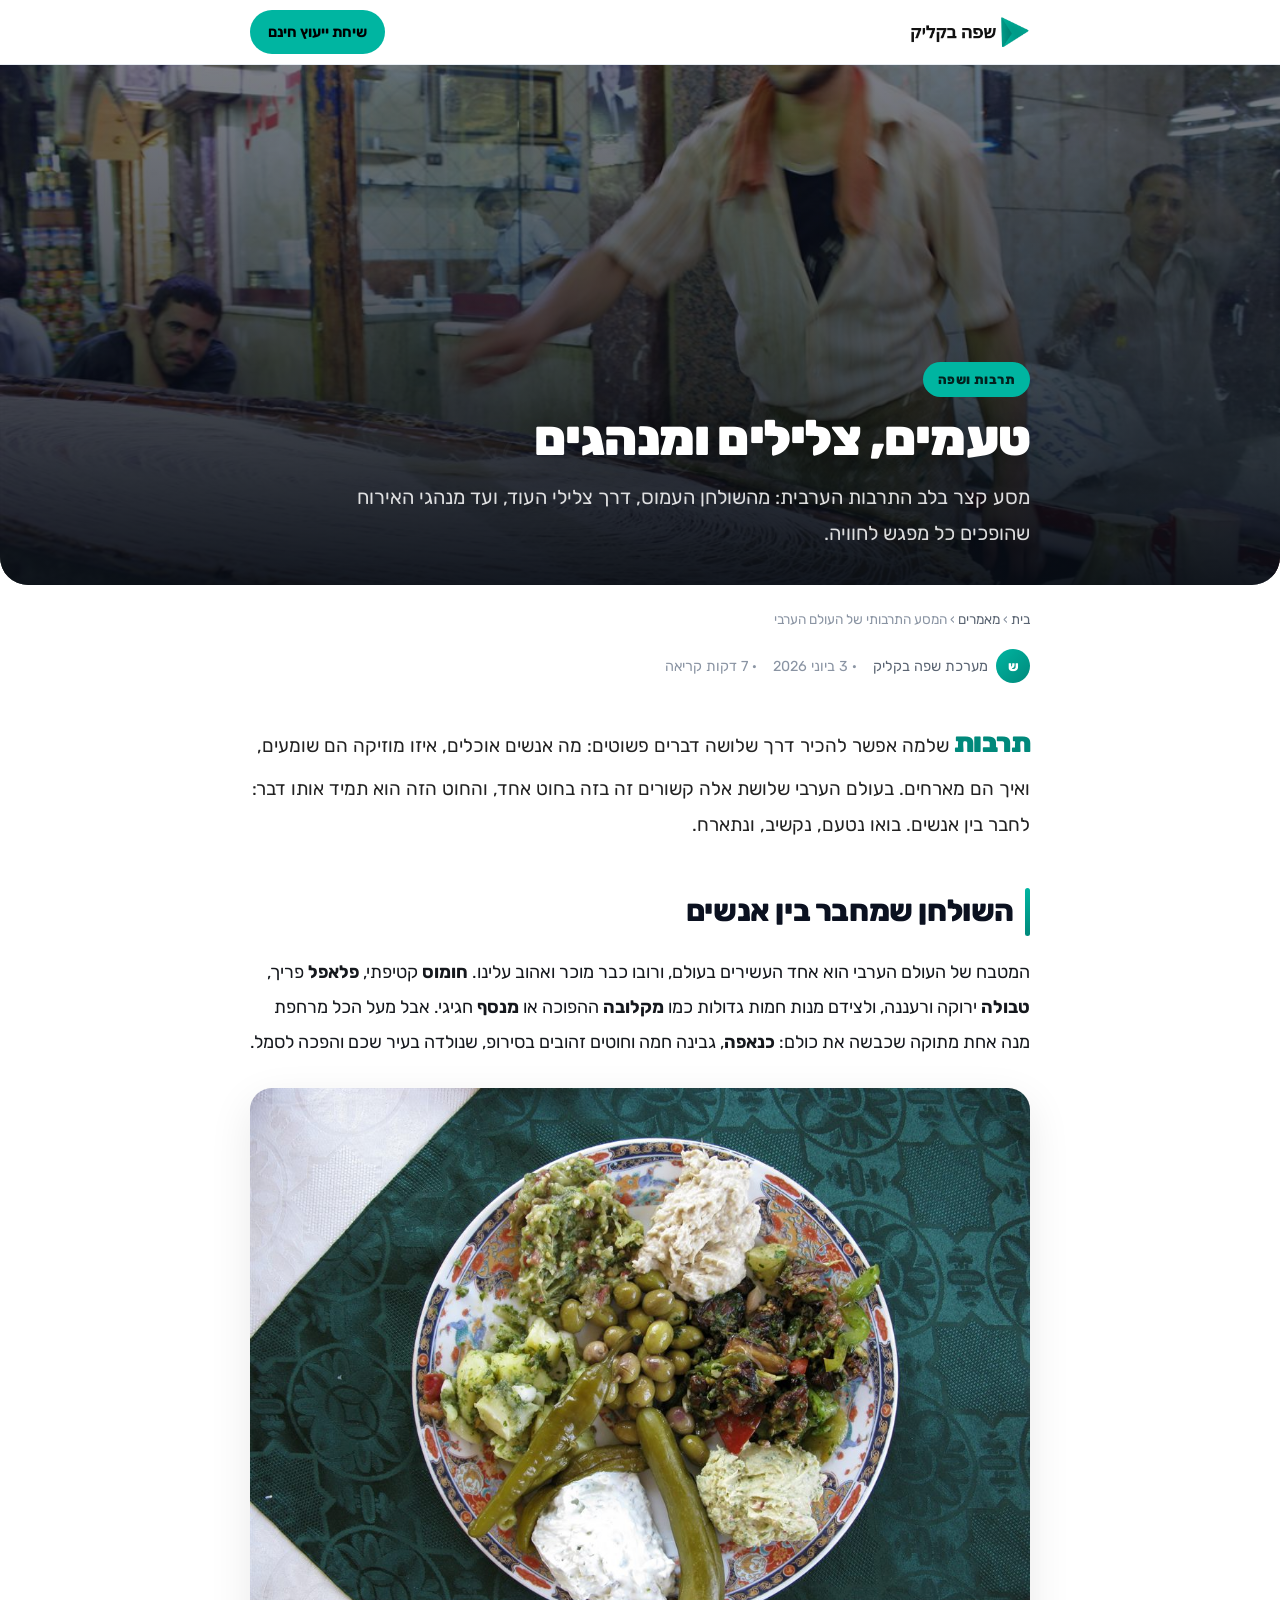
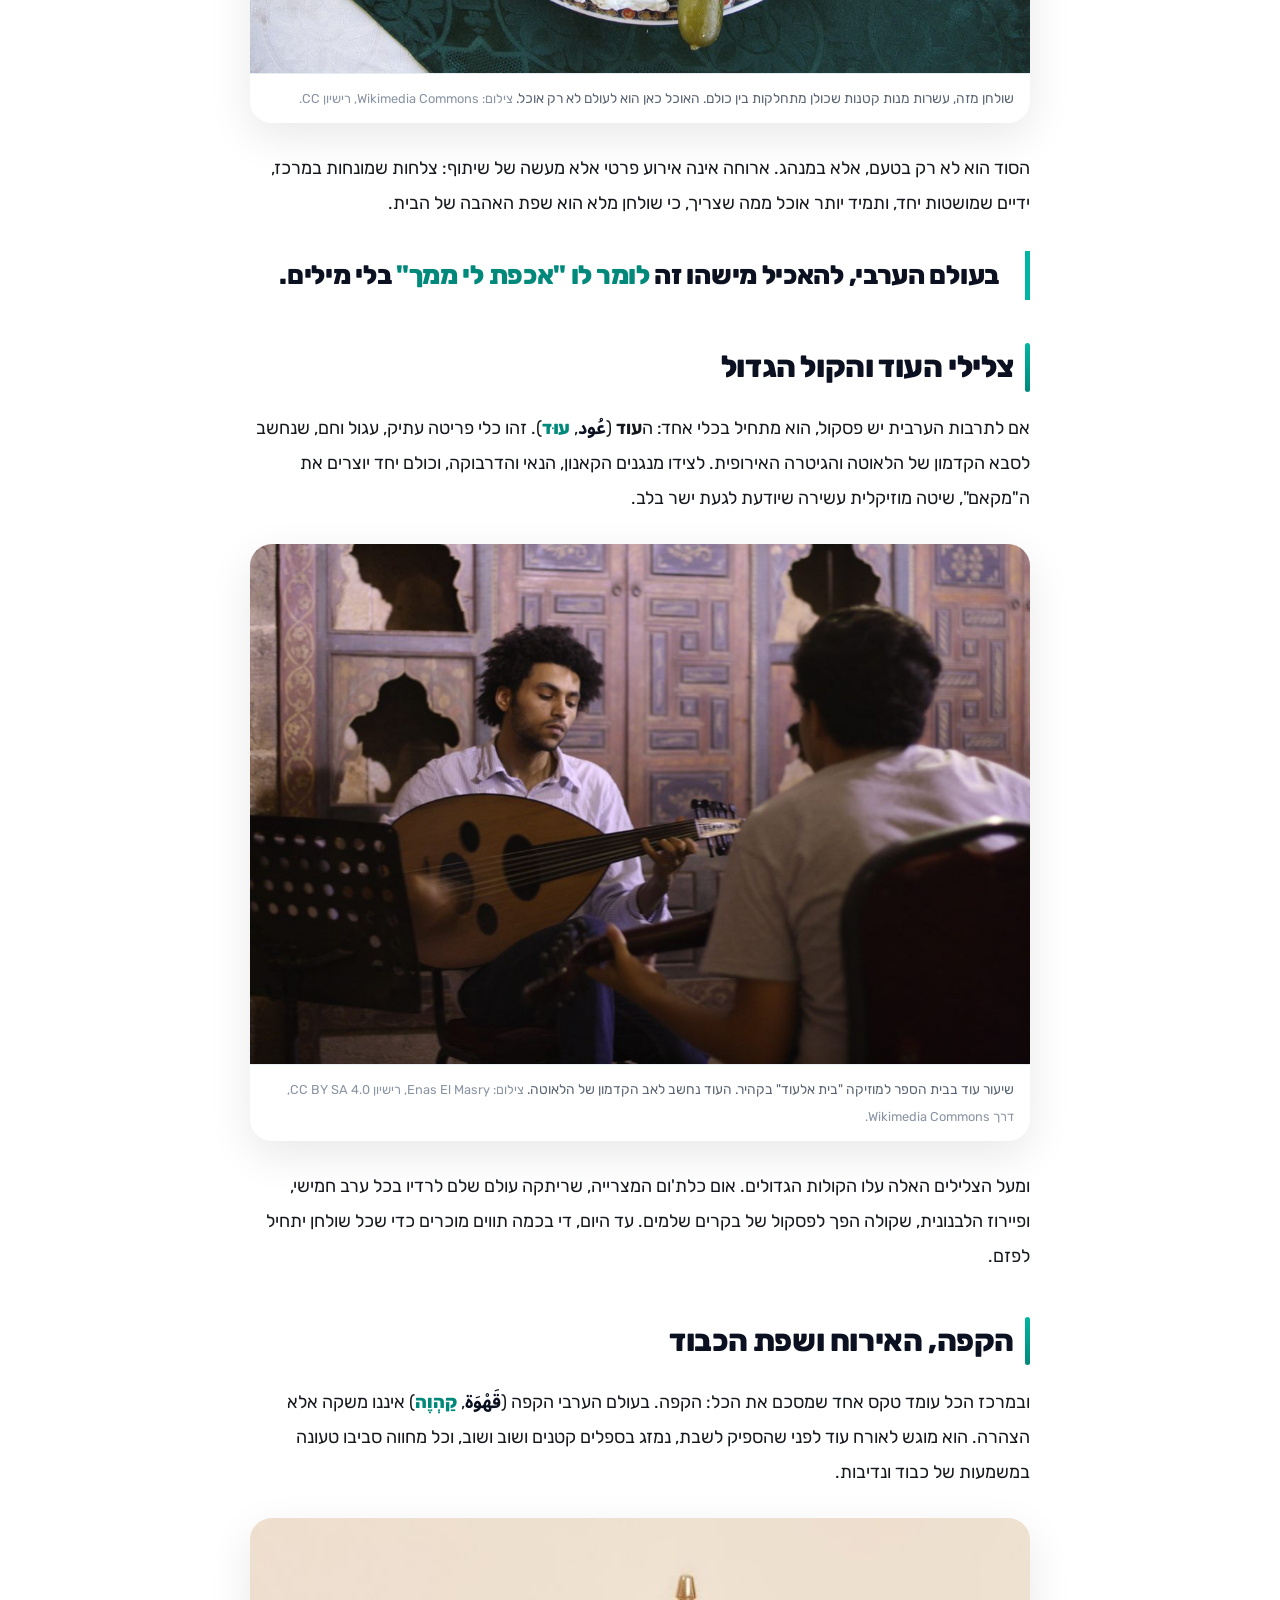
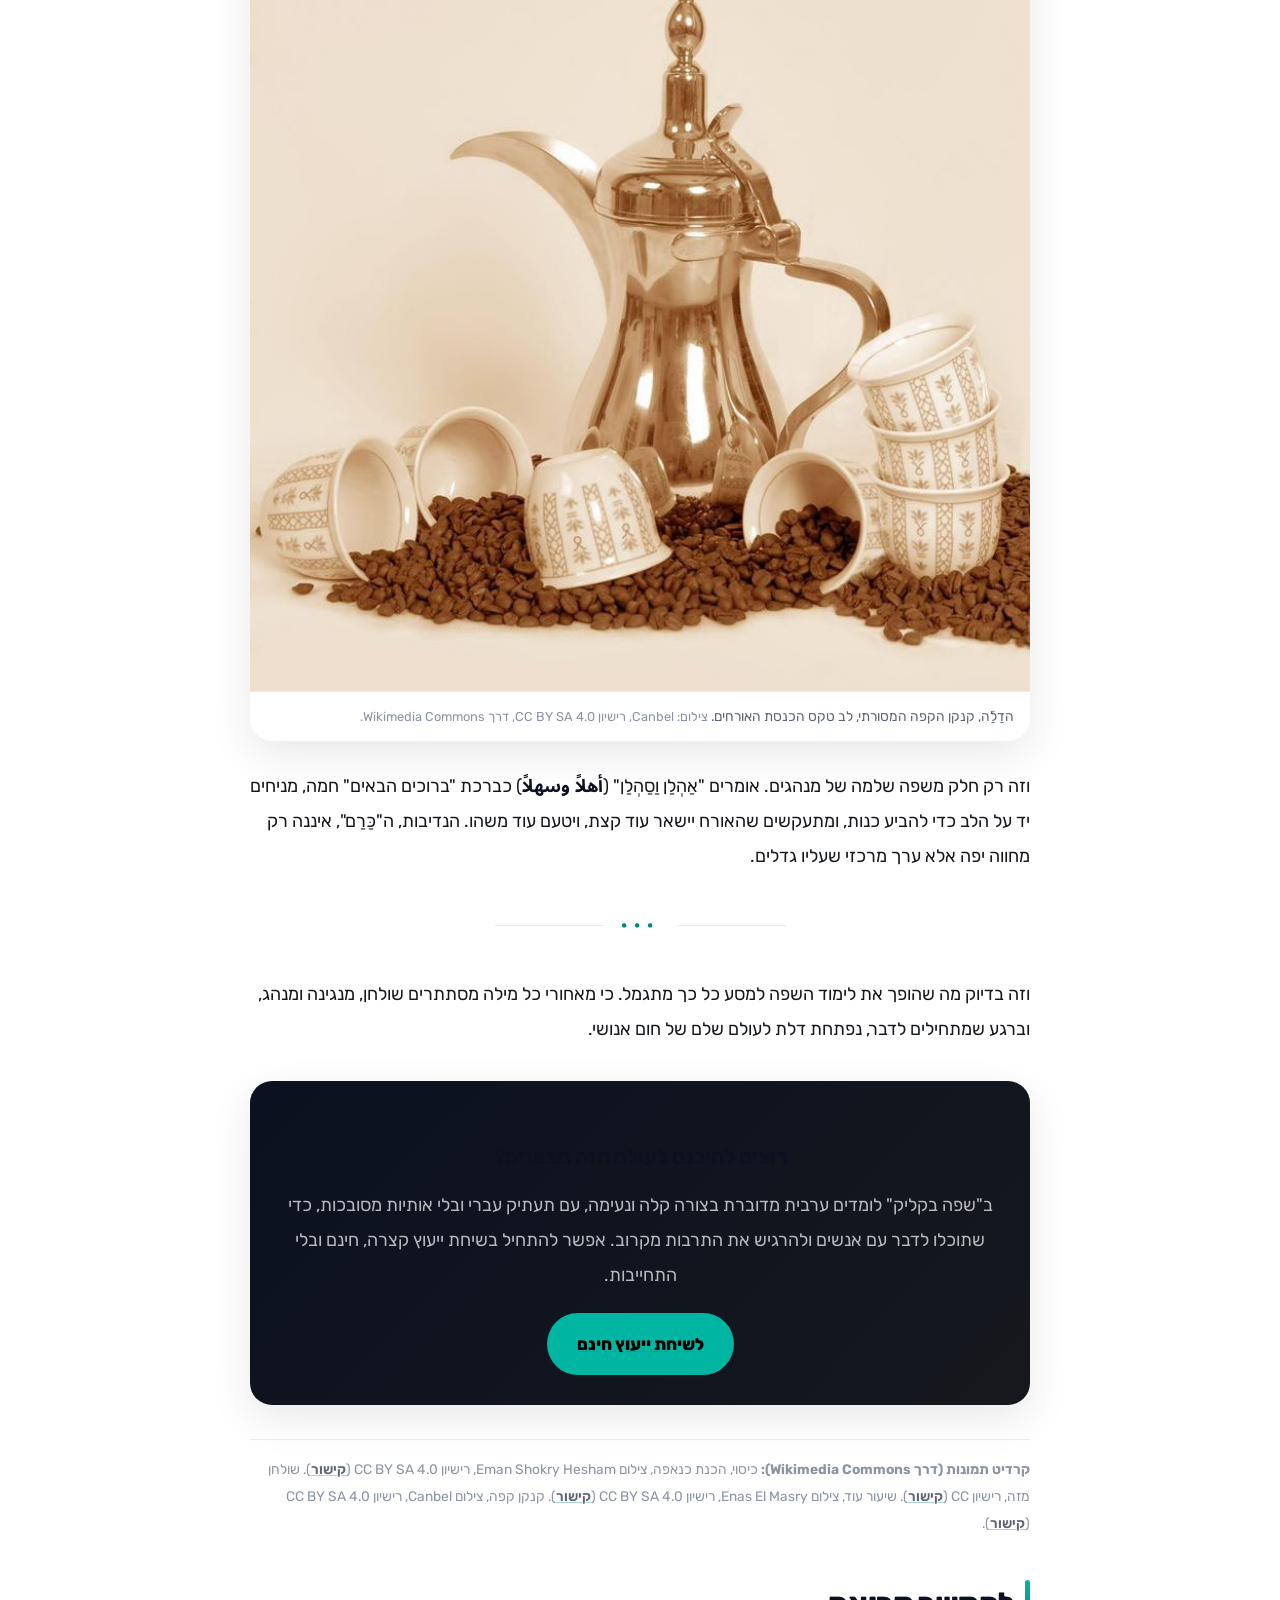
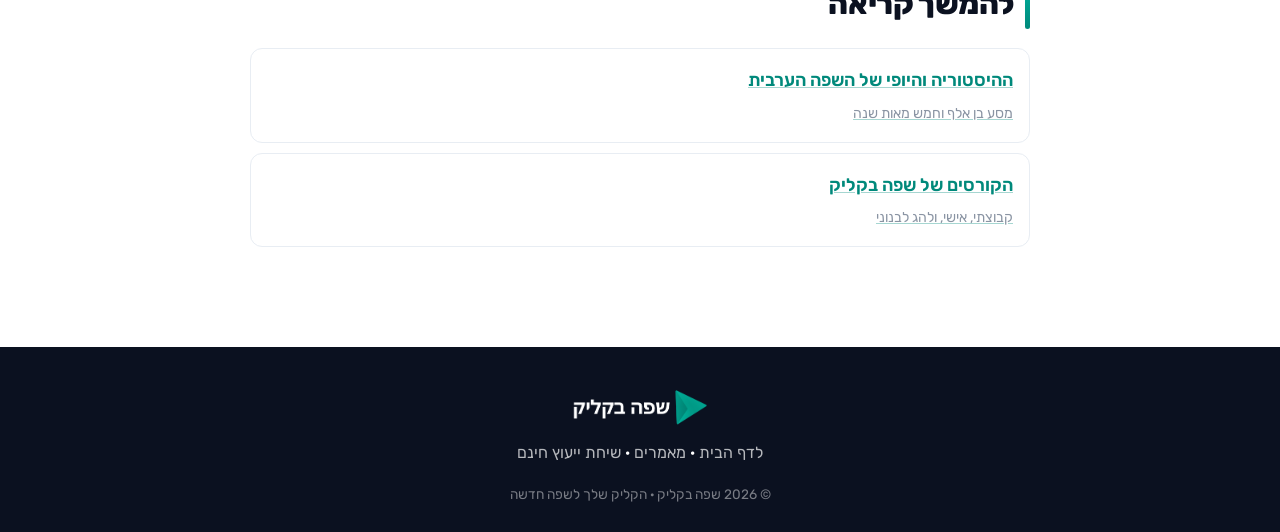
<file: blog/tarbut-aravit.html>
<!doctype html>
<html lang="he" dir="rtl">
<head>
<meta charset="utf-8">
<meta name="viewport" content="width=device-width, initial-scale=1.0">
<title>טעמים, צלילים ומנהגים: המסע התרבותי של העולם הערבי</title>
<meta name="description" content="מסע מרתק בתרבות הערבית: מהמטבח העשיר והכנסת האורחים, דרך צלילי העוד והזמרים הגדולים, ועד מנהגי הכבוד והאירוח שהופכים כל מפגש לחוויה.">
<link rel="canonical" href="https://shadinajem1988-maker.github.io/shafa-bclick-landing/blog/tarbut-aravit.html">
<link rel="icon" type="image/png" href="../assets/favicon.png">
<meta property="og:type" content="article">
<meta property="og:title" content="טעמים, צלילים ומנהגים: המסע התרבותי של העולם הערבי">
<meta property="og:description" content="מהמטבח העשיר והכנסת האורחים, דרך צלילי העוד, ועד מנהגי הכבוד שהופכים כל מפגש לחוויה.">
<meta property="og:image" content="https://shadinajem1988-maker.github.io/shafa-bclick-landing/blog/img/kunafa.jpg">
<meta property="og:url" content="https://shadinajem1988-maker.github.io/shafa-bclick-landing/blog/tarbut-aravit.html">
<link rel="preconnect" href="https://fonts.googleapis.com">
<link rel="preconnect" href="https://fonts.gstatic.com" crossorigin>
<link href="https://fonts.googleapis.com/css2?family=Rubik:wght@400;500;700;800;900&family=Heebo:wght@400;500;700;800&family=Noto+Sans+Arabic:wght@500;700&display=swap" rel="stylesheet">
<link rel="stylesheet" href="blog.css">
<script type="application/ld+json">
{"@context":"https://schema.org","@type":"BlogPosting",
"headline":"טעמים, צלילים ומנהגים: המסע התרבותי של העולם הערבי",
"description":"מסע בתרבות הערבית: מטבח, מוזיקה, אירוח ומנהגי כבוד.",
"image":"https://shadinajem1988-maker.github.io/shafa-bclick-landing/blog/img/kunafa.jpg",
"datePublished":"2026-06-03","dateModified":"2026-06-03",
"author":{"@type":"Organization","name":"שפה בקליק"},
"publisher":{"@type":"Organization","name":"שפה בקליק","logo":{"@type":"ImageObject","url":"https://shadinajem1988-maker.github.io/shafa-bclick-landing/assets/logo-header.png"}},
"mainEntityOfPage":"https://shadinajem1988-maker.github.io/shafa-bclick-landing/blog/tarbut-aravit.html"}
</script>
<script type="application/ld+json">
{"@context":"https://schema.org","@type":"BreadcrumbList","itemListElement":[
{"@type":"ListItem","position":1,"name":"בית","item":"https://shadinajem1988-maker.github.io/shafa-bclick-landing/"},
{"@type":"ListItem","position":2,"name":"מאמרים","item":"https://shadinajem1988-maker.github.io/shafa-bclick-landing/blog/"},
{"@type":"ListItem","position":3,"name":"המסע התרבותי של העולם הערבי"}]}
</script>
</head>
<body>
<div class="progress" id="prog"></div>
<header class="site">
  <div class="row">
    <a href="../"><img src="../assets/logo-header.png" alt="שפה בקליק"></a>
    <a class="cta" href="../#lead">שיחת ייעוץ חינם</a>
  </div>
</header>

<section class="post-hero">
  <img src="img/kunafa.jpg" alt="הכנת כנאפה מסורתית" fetchpriority="high" width="1100" height="733">
  <div class="ph-in">
    <span class="kicker">תרבות ושפה</span>
    <h1>טעמים, צלילים ומנהגים</h1>
    <p class="sub">מסע קצר בלב התרבות הערבית: מהשולחן העמוס, דרך צלילי העוד, ועד מנהגי האירוח שהופכים כל מפגש לחוויה.</p>
  </div>
</section>

<div class="wrap">
  <nav class="crumbs"><a href="../">בית</a> › <a href="./">מאמרים</a> › המסע התרבותי של העולם הערבי</nav>
  <div class="post-meta">
    <span class="au"><span class="av">ש</span> מערכת שפה בקליק</span>
    <span>· 3 ביוני 2026</span>
    <span>· 7 דקות קריאה</span>
  </div>

  <article class="post-body">
    <p class="lead-in"><span class="lead-word">תרבות</span> שלמה אפשר להכיר דרך שלושה דברים פשוטים: מה אנשים אוכלים, איזו מוזיקה הם שומעים, ואיך הם מארחים. בעולם הערבי שלושת אלה קשורים זה בזה בחוט אחד, והחוט הזה הוא תמיד אותו דבר: לחבר בין אנשים. בואו נטעם, נקשיב, ונתארח.</p>

    <h2>השולחן שמחבר בין אנשים</h2>
    <p>המטבח של העולם הערבי הוא אחד העשירים בעולם, ורובו כבר מוכר ואהוב עלינו. <b>חומוס</b> קטיפתי, <b>פלאפל</b> פריך, <b>טבולה</b> ירוקה ורעננה, ולצידם מנות חמות גדולות כמו <b>מקלובה</b> ההפוכה או <b>מנסף</b> חגיגי. אבל מעל הכל מרחפת מנה אחת מתוקה שכבשה את כולם: <b>כנאפה</b>, גבינה חמה וחוטים זהובים בסירופ, שנולדה בעיר שכם והפכה לסמל.</p>
    <figure class="fig">
      <img src="img/mezze.jpg" alt="שולחן מזה ערבי עם חומוס, טבולה וצלחות קטנות" loading="lazy">
      <figcaption>שולחן מזה, עשרות מנות קטנות שכולן מתחלקות בין כולם. האוכל כאן הוא לעולם לא רק אוכל. <span class="cr">צילום: Wikimedia Commons, רישיון CC.</span></figcaption>
    </figure>
    <p>הסוד הוא לא רק בטעם, אלא במנהג. ארוחה אינה אירוע פרטי אלא מעשה של שיתוף: צלחות שמונחות במרכז, ידיים שמושטות יחד, ותמיד יותר אוכל ממה שצריך, כי שולחן מלא הוא שפת האהבה של הבית.</p>

    <p class="pullquote">בעולם הערבי, להאכיל מישהו זה <span>לומר לו "אכפת לי ממך"</span> בלי מילים.</p>

    <h2>צלילי העוד והקול הגדול</h2>
    <p>אם לתרבות הערבית יש פסקול, הוא מתחיל בכלי אחד: ה<b>עוד</b> (<span class="ar-in">عُود</span>, <span class="tl-in">עוּד</span>). זהו כלי פריטה עתיק, עגול וחם, שנחשב לסבא הקדמון של הלאוטה והגיטרה האירופית. לצידו מנגנים הקאנון, הנאי והדרבוקה, וכולם יחד יוצרים את ה"מקאם", שיטה מוזיקלית עשירה שיודעת לגעת ישר בלב.</p>
    <figure class="fig">
      <img src="img/oud.jpg" alt="שיעור נגינה על עוד בבית הספר למוזיקה בקהיר" loading="lazy">
      <figcaption>שיעור עוד בבית הספר למוזיקה "בית אלעוד" בקהיר. העוד נחשב לאב הקדמון של הלאוטה. <span class="cr">צילום: Enas El Masry, רישיון CC BY SA 4.0, דרך Wikimedia Commons.</span></figcaption>
    </figure>
    <p>ומעל הצלילים האלה עלו הקולות הגדולים. אום כלת'ום המצרייה, שריתקה עולם שלם לרדיו בכל ערב חמישי, ופיירוז הלבנונית, שקולה הפך לפסקול של בקרים שלמים. עד היום, די בכמה תווים מוכרים כדי שכל שולחן יתחיל לפזם.</p>

    <h2>הקפה, האירוח ושפת הכבוד</h2>
    <p>ובמרכז הכל עומד טקס אחד שמסכם את הכל: הקפה. בעולם הערבי הקפה (<span class="ar-in">قَهْوَة</span>, <span class="tl-in">קַהְוֶה</span>) איננו משקה אלא הצהרה. הוא מוגש לאורח עוד לפני שהספיק לשבת, נמזג בספלים קטנים ושוב ושוב, וכל מחווה סביבו טעונה במשמעות של כבוד ונדיבות.</p>
    <figure class="fig">
      <img src="img/coffee.jpg" alt="דַלַّה, קנקן קפה ערבי מסורתי עם ספלים ופולי קפה" loading="lazy">
      <figcaption>הדַלַّה, קנקן הקפה המסורתי, לב טקס הכנסת האורחים. <span class="cr">צילום: Canbel, רישיון CC BY SA 4.0, דרך Wikimedia Commons.</span></figcaption>
    </figure>
    <p>וזה רק חלק משפה שלמה של מנהגים. אומרים "אַהְלַן וַסַהְלַן" (<span class="ar-in">أهلاً وسهلاً</span>) כברכת "ברוכים הבאים" חמה, מניחים יד על הלב כדי להביע כנות, ומתעקשים שהאורח יישאר עוד קצת, ויטעם עוד משהו. הנדיבות, ה"כַּרַם", איננה רק מחווה יפה אלא ערך מרכזי שעליו גדלים.</p>

    <div class="divider"><span>•••</span></div>

    <p>וזה בדיוק מה שהופך את לימוד השפה למסע כל כך מתגמל. כי מאחורי כל מילה מסתתרים שולחן, מנגינה ומנהג, וברגע שמתחילים לדבר, נפתחת דלת לעולם שלם של חום אנושי.</p>

    <div class="cta-box">
      <h3>רוצים להיכנס לעולם הזה מבפנים?</h3>
      <p>ב"שפה בקליק" לומדים ערבית מדוברת בצורה קלה ונעימה, עם תעתיק עברי ובלי אותיות מסובכות, כדי שתוכלו לדבר עם אנשים ולהרגיש את התרבות מקרוב. אפשר להתחיל בשיחת ייעוץ קצרה, חינם ובלי התחייבות.</p>
      <a class="btn" href="../#lead">לשיחת ייעוץ חינם</a>
    </div>

    <div class="sources">
      <b>קרדיט תמונות (דרך Wikimedia Commons):</b>
      כיסוי, הכנת כנאפה, צילום Eman Shokry Hesham, רישיון CC BY SA 4.0
      (<a href="https://commons.wikimedia.org/wiki/File:The_Kunafa_Maker.jpg" target="_blank" rel="noopener">קישור</a>).
      שולחן מזה, רישיון CC
      (<a href="https://commons.wikimedia.org/wiki/File:Syria,_Al-Husn,_Arabic_meze_or_mezze.jpg" target="_blank" rel="noopener">קישור</a>).
      שיעור עוד, צילום Enas El Masry, רישיון CC BY SA 4.0
      (<a href="https://commons.wikimedia.org/wiki/File:Oud_class_at_Cairo's_Beit_el-Oud_(House_of_Oud).jpg" target="_blank" rel="noopener">קישור</a>).
      קנקן קפה, צילום Canbel, רישיון CC BY SA 4.0
      (<a href="https://commons.wikimedia.org/wiki/File:A_dallah_a_traditional_Arabic_coffee_pot_with_cups_and_coffee_beans.jpg" target="_blank" rel="noopener">קישור</a>).
    </div>

    <div class="related">
      <h2>להמשך קריאה</h2>
      <a href="historiat-hasafa-haaravit.html">ההיסטוריה והיופי של השפה הערבית <span>מסע בן אלף וחמש מאות שנה</span></a>
      <a href="../#pricing">הקורסים של שפה בקליק <span>קבוצתי, אישי, ולהג לבנוני</span></a>
    </div>
  </article>
</div>

<footer class="site">
  <div class="row">
    <a href="../"><img src="../assets/logo-footer.png" alt="שפה בקליק"></a>
    <div><a href="../">לדף הבית</a> · <a href="./">מאמרים</a> · <a href="../#lead">שיחת ייעוץ חינם</a></div>
    <div class="small">© 2026 שפה בקליק · הקליק שלך לשפה חדשה</div>
  </div>
</footer>

<script>
(function(){
  var p=document.getElementById('prog');
  function upd(){var h=document.documentElement;var max=h.scrollHeight-h.clientHeight;var pct=max>0?(h.scrollTop||document.body.scrollTop)/max*100:0;p.style.width=pct+'%';}
  addEventListener('scroll',upd,{passive:true});addEventListener('resize',upd);upd();
})();
</script>
</body>
</html>
</file>
<file: blog/blog.css>
/* ====================================================================
   שפה בקליק — בלוג | עיצוב מותג (לבן היי-טק · טורקיז)
   משותף לכל המאמרים. נטען ע"י כל עמודי הבלוג.
   ==================================================================== */
:root{
  --white:#fff; --bg-alt:#f6f9fb; --ink:#0b1120; --ink-soft:#15181d;
  --gray:#5a6472; --gray-soft:#8a94a3;
  --teal:#00B5A1; --teal-dark:#00897B; --teal-soft:rgba(0,181,161,.1);
  --border:#e8edf3; --radius:16px; --radius-lg:22px;
  --shadow:0 4px 15px rgba(0,0,0,.05); --shadow-lg:0 14px 44px rgba(0,0,0,.09);
  --maxw:820px; --font:'Rubik','Heebo',system-ui,sans-serif; --font-ar:'Noto Sans Arabic',sans-serif;
}
*{margin:0;padding:0;box-sizing:border-box}
html{scroll-behavior:smooth}
body{font-family:var(--font);background:var(--white);color:var(--ink-soft);line-height:1.8;overflow-x:hidden;-webkit-font-smoothing:antialiased}
a{color:var(--teal-dark);text-decoration:none}
a:hover{text-decoration:underline}
img{max-width:100%;display:block}
.wrap{max-width:var(--maxw);margin-inline:auto;padding-inline:20px}
.bar{position:fixed;top:0;left:0;right:0;height:5px;background:linear-gradient(90deg,var(--teal),var(--teal-dark));z-index:100}

/* header */
header.site{position:sticky;top:0;z-index:90;background:rgba(255,255,255,.9);backdrop-filter:blur(12px);border-bottom:1px solid var(--border)}
header.site .row{display:flex;align-items:center;justify-content:space-between;height:64px;max-width:var(--maxw);margin-inline:auto;padding-inline:20px}
header.site img{height:34px}
header.site .cta{background:var(--teal);color:#000;font-weight:700;padding:9px 18px;border-radius:50px;font-size:.92rem}
header.site .cta:hover{background:var(--teal-dark);color:#fff;text-decoration:none}

/* breadcrumb */
.crumbs{font-size:.85rem;color:var(--gray-soft);margin:22px 0 6px}
.crumbs a{color:var(--gray)}

/* article */
article{padding:8px 0 40px}
article h1{font-size:clamp(1.7rem,4.4vw,2.5rem);font-weight:900;line-height:1.18;letter-spacing:-.6px;color:var(--ink);margin:10px 0 14px}
.meta{display:flex;flex-wrap:wrap;gap:10px 16px;align-items:center;color:var(--gray-soft);font-size:.9rem;margin-bottom:24px}
.meta .au{display:flex;align-items:center;gap:8px}
.meta .av{width:34px;height:34px;border-radius:50%;background:linear-gradient(135deg,var(--teal),var(--teal-dark));display:grid;place-items:center;color:#fff;font-weight:800;font-size:.85rem}
article h2{font-size:clamp(1.35rem,2.8vw,1.7rem);font-weight:800;color:var(--ink);margin:34px 0 12px;letter-spacing:-.3px}
article h3{font-size:1.18rem;font-weight:700;color:var(--ink);margin:22px 0 8px}
article p{margin-bottom:16px;color:var(--ink-soft)}
article ul,article ol{margin:0 22px 18px 0;padding-right:6px}
article li{margin-bottom:8px}
article .lead{font-size:1.15rem;color:var(--gray);background:var(--bg-alt);border-right:4px solid var(--teal);border-radius:12px;padding:16px 18px}
.hero-img{border-radius:var(--radius-lg);box-shadow:var(--shadow-lg);margin:0 0 26px;width:100%}

/* trinity table */
.trinity-table{width:100%;border-collapse:collapse;margin:18px 0 24px;font-size:1rem;box-shadow:var(--shadow);border-radius:14px;overflow:hidden}
.trinity-table thead{background:var(--ink);color:#fff}
.trinity-table th,.trinity-table td{padding:11px 13px;text-align:right;border-bottom:1px solid var(--border)}
.trinity-table tbody tr:nth-child(even){background:var(--bg-alt)}
.trinity-table .tr-translit{color:var(--teal-dark);font-weight:800;white-space:nowrap}
.trinity-table .tr-ar{font-family:var(--font-ar);font-size:1.25rem;color:var(--ink);direction:rtl;white-space:nowrap}
.trinity-table tbody tr:hover{background:var(--teal-soft)}

/* local tip */
.tip{background:var(--teal-soft);border:1px solid var(--teal);border-radius:var(--radius);padding:18px 20px;margin:24px 0}
.tip b{color:var(--teal-dark)}

/* CTA box */
.cta-box{background:linear-gradient(135deg,var(--ink),#16181d);color:#fff;border-radius:var(--radius-lg);padding:30px 26px;margin:34px 0;text-align:center;box-shadow:var(--shadow-lg)}
.cta-box h3{color:#fff;font-size:1.4rem;margin-bottom:8px}
.cta-box p{color:rgba(255,255,255,.7);margin-bottom:18px}
.cta-box a.btn{display:inline-block;background:var(--teal);color:#000;font-weight:800;padding:15px 30px;border-radius:50px;font-size:1.05rem}
.cta-box a.btn:hover{background:#fff;text-decoration:none}

/* FAQ */
.faq details{border:1px solid var(--border);border-radius:var(--radius);margin-bottom:11px;background:#fff;overflow:hidden}
.faq summary{cursor:pointer;padding:16px 18px;font-weight:700;color:var(--ink);list-style:none;display:flex;justify-content:space-between;gap:12px}
.faq summary::-webkit-details-marker{display:none}
.faq summary .ic{color:var(--teal-dark);font-weight:900;transition:.2s}
.faq details[open] summary .ic{transform:rotate(45deg)}
.faq .ans{padding:0 18px 16px;color:var(--gray)}

/* author + related */
.author{display:flex;gap:14px;align-items:center;background:var(--bg-alt);border-radius:var(--radius);padding:18px;margin:30px 0}
.author .av{width:54px;height:54px;border-radius:50%;background:linear-gradient(135deg,var(--teal),var(--teal-dark));display:grid;place-items:center;color:#fff;font-weight:800;flex:none}
.author b{color:var(--ink)}
.author span{color:var(--gray);font-size:.92rem}
.related{margin:30px 0}
.related h2{margin-bottom:14px}
.related a{display:block;background:#fff;border:1px solid var(--border);border-radius:12px;padding:14px 16px;margin-bottom:10px;color:var(--ink);font-weight:600;transition:.2s}
.related a:hover{border-color:var(--teal);text-decoration:none;transform:translateX(-3px)}
.related a span{color:var(--gray-soft);font-weight:400;font-size:.88rem;display:block;margin-top:2px}

/* blog index cards */
.blog-hero{text-align:center;padding:40px 0 26px}
.blog-hero h1{font-size:clamp(1.9rem,5vw,2.8rem);font-weight:900;color:var(--ink);letter-spacing:-.6px}
.blog-hero p{color:var(--gray);font-size:1.12rem;margin-top:10px}
.cards{display:grid;grid-template-columns:1fr 1fr;gap:18px;padding-bottom:50px}
.card{background:#fff;border:1px solid var(--border);border-radius:var(--radius-lg);padding:24px;transition:.25s;display:flex;flex-direction:column}
.card:hover{box-shadow:var(--shadow-lg);transform:translateY(-5px);border-color:var(--teal)}
.card .tag{align-self:flex-start;background:var(--teal-soft);color:var(--teal-dark);font-weight:700;font-size:.78rem;padding:5px 12px;border-radius:50px;margin-bottom:12px}
.card h2{font-size:1.22rem;font-weight:800;color:var(--ink);margin-bottom:8px;line-height:1.3}
.card p{color:var(--gray);font-size:.96rem;flex:1}
.card .more{color:var(--teal-dark);font-weight:700;margin-top:12px}

/* footer */
footer.site{background:var(--ink);color:#fff;padding:40px 0 26px;margin-top:30px}
footer.site .row{max-width:var(--maxw);margin-inline:auto;padding-inline:20px;text-align:center}
footer.site img{height:40px;margin:0 auto 12px}
footer.site a{color:rgba(255,255,255,.7)}
footer.site .small{color:rgba(255,255,255,.45);font-size:.85rem;margin-top:14px}

@media(max-width:640px){
  .cards{grid-template-columns:1fr}
  .trinity-table{font-size:.95rem;display:block;overflow-x:auto}
  article ul,article ol{margin-right:18px}
}

/* ====================================================================
   שכבת מגזין — מאמרים פרימיום (כיסוי, drop-cap, ציטוטים, figure)
   ==================================================================== */
.progress{position:fixed;top:0;left:0;height:4px;width:0;background:linear-gradient(90deg,var(--teal),var(--teal-dark));z-index:101;transition:width .1s linear}

/* hero כיסוי דרמטי */
.post-hero{position:relative;border-radius:0 0 28px 28px;overflow:hidden;margin-bottom:8px;min-height:clamp(320px,52vw,520px);display:flex;align-items:flex-end;background:#0b1120}
.post-hero img{position:absolute;inset:0;width:100%;height:100%;object-fit:cover;opacity:.62}
.post-hero::after{content:"";position:absolute;inset:0;background:linear-gradient(to top,rgba(7,12,20,.92) 0%,rgba(7,12,20,.55) 45%,rgba(7,12,20,.25) 100%)}
.post-hero .ph-in{position:relative;z-index:2;max-width:var(--maxw);margin-inline:auto;padding:30px 20px 34px;width:100%}
.post-hero .kicker{display:inline-block;background:var(--teal);color:#04211e;font-weight:800;font-size:.82rem;letter-spacing:.4px;padding:6px 15px;border-radius:50px;margin-bottom:14px}
.post-hero h1{color:#fff;font-size:clamp(1.9rem,5vw,3.1rem);font-weight:900;line-height:1.12;letter-spacing:-.8px;text-shadow:0 2px 30px rgba(0,0,0,.4);margin:0}
.post-hero .sub{color:rgba(255,255,255,.85);font-size:clamp(1.02rem,2vw,1.25rem);margin-top:12px;max-width:680px}
.post-meta{display:flex;flex-wrap:wrap;gap:8px 16px;align-items:center;color:var(--gray-soft);font-size:.9rem;margin:18px 0 26px}
.post-meta .au{display:flex;align-items:center;gap:8px;color:var(--gray)}
.post-meta .av{width:34px;height:34px;border-radius:50%;background:linear-gradient(135deg,var(--teal),var(--teal-dark));display:grid;place-items:center;color:#fff;font-weight:800;font-size:.85rem}

/* גוף מאמר מגזין */
.post-body{font-size:1.12rem;line-height:1.95;color:#27313d}
.post-body p{margin-bottom:20px}
.post-body h2{font-size:clamp(1.4rem,3vw,1.9rem);font-weight:800;color:var(--ink);margin:38px 0 14px;letter-spacing:-.4px;position:relative;padding-right:16px}
.post-body h2::before{content:"";position:absolute;right:0;top:.18em;bottom:.18em;width:5px;border-radius:3px;background:linear-gradient(var(--teal),var(--teal-dark))}
.post-body h3{font-size:1.3rem;font-weight:700;color:var(--ink);margin:26px 0 10px}
.post-body .lead-in{font-size:1.18rem;color:#222}
.post-body .lead-word{font-size:1.7rem;font-weight:900;color:var(--teal-dark);letter-spacing:-.5px}
.post-body a{color:var(--teal-dark);font-weight:600;text-decoration:underline;text-decoration-color:rgba(0,137,123,.35)}

/* figure עם קרדיט */
figure.fig{margin:28px 0;border-radius:var(--radius-lg);overflow:hidden;box-shadow:var(--shadow-lg);background:var(--bg-alt)}
figure.fig img{width:100%;display:block}
figure.fig figcaption{font-size:.86rem;color:var(--gray);padding:11px 16px;background:#fff;border-top:1px solid var(--border)}
figure.fig figcaption .cr{color:var(--gray-soft);font-size:.8rem}

/* ציטוט בולט */
.pullquote{margin:30px 0;padding:6px 26px;border-right:5px solid var(--teal);font-size:clamp(1.3rem,3vw,1.65rem);font-weight:800;color:var(--ink);line-height:1.4;letter-spacing:-.3px}
.pullquote span{color:var(--teal-dark)}

/* קופסת "מעניין לדעת" */
.factbox{background:linear-gradient(150deg,var(--teal-soft),#fff);border:1px solid var(--teal);border-radius:var(--radius);padding:20px 22px;margin:26px 0}
.factbox b{color:var(--teal-dark)}
.factbox .h{display:flex;align-items:center;gap:9px;font-weight:800;color:var(--ink);margin-bottom:8px;font-size:1.08rem}

/* מילה בערבית בתוך טקסט (inline) */
.ar-in{font-family:var(--font-ar);font-weight:700;color:var(--ink);direction:rtl;unicode-bidi:isolate}
.tl-in{color:var(--teal-dark);font-weight:800}

/* מפריד נקי (ללא סמלים) */
.divider{display:flex;align-items:center;justify-content:center;gap:16px;margin:36px 0}
.divider::before,.divider::after{content:"";height:1px;flex:1;max-width:110px;background:var(--border)}
.divider span{color:var(--teal-dark);letter-spacing:7px;font-weight:900;font-size:1rem}

/* מקורות/קרדיטים */
.sources{font-size:.86rem;color:var(--gray-soft);border-top:1px solid var(--border);margin-top:34px;padding-top:16px}
.sources a{color:var(--gray)}

@media(max-width:640px){
  .post-body{font-size:1.06rem}
  .post-hero{border-radius:0 0 20px 20px}
}
</file>
